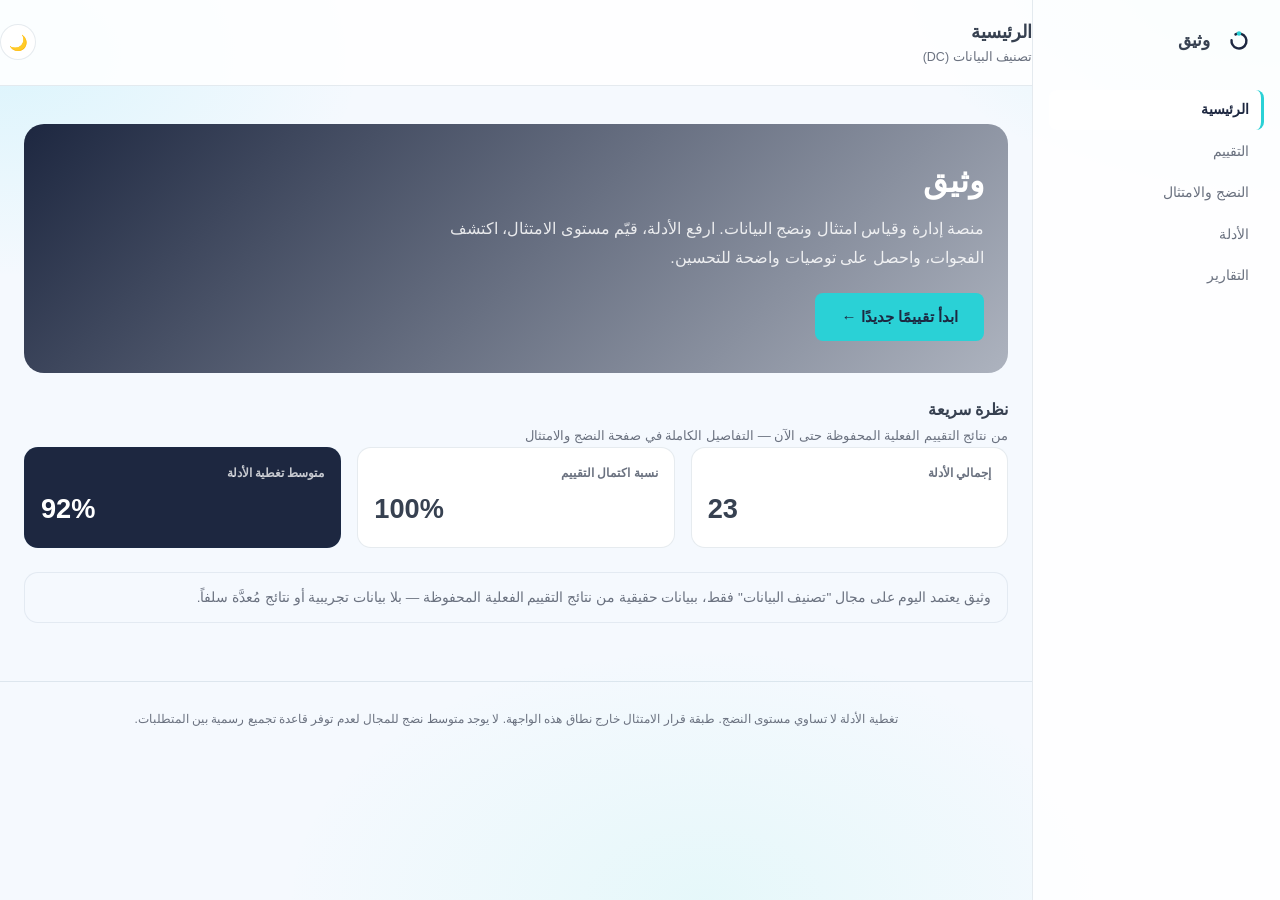
<file: wathiq_maturity_dashboard/index.html>
<!doctype html>
<html lang="ar" dir="rtl">
<head>
<meta charset="UTF-8" />
<meta name="viewport" content="width=device-width, initial-scale=1" />
<title>وثيق — منصة إدارة البيانات</title>
<!--
  Wathiq — Maturity Dashboard (DC domain)
  ==================================================
  هذه الصفحة تعرض نتائج src/maturity_assessment/ (Evidence Assessment ->
  Maturity Assessment -> MQ Maturity Report) على مستوى MQ فقط، ولا تحسب أي
  Domain Maturity Score أو Compliance، ولا تعرض Coverage/Compliance
  Percentage كنسبة نضج — انظر css/tokens.css لمصدر الهوية اللونية الحالية،
  وjs/app.js::loadMaturityData() لنقطة ربط البيانات الحقيقية لاحقاً.

  الهوية البصرية مطبَّقة من مرجع لوني/تصميمي مصوَّر (انظر تعليقات
  css/tokens.css للمصدر وتفاصيل الثقة لكل لون) — راجع css/theme.css قبل أي
  استبدال مستقبلي للهوية.
-->
<link rel="stylesheet" href="css/tokens.css" />
<link rel="stylesheet" href="css/theme.css" />
<link rel="stylesheet" href="css/layout.css" />
<link rel="stylesheet" href="css/components.css" />
<link rel="stylesheet" href="css/animations.css" />
<link rel="stylesheet" href="css/v2.css" />
<script>
  // Applied synchronously before first paint to avoid a flash of the wrong
  // theme. Presentation-only (sets one attribute css/theme.css already
  // maps); the click handler + icon/label live in js/theme.js. Completely
  // separate from js/app.js and js/recommendation_engine.js.
  (function () {
    var stored = null;
    try {
      stored = localStorage.getItem("wathiq-theme");
    } catch (e) {}
    document.documentElement.setAttribute("data-theme", stored === "dark" ? "dark" : "light");
  })();
</script>
</head>
<body>

<!-- App Shell (Sidebar Navigation Pass): تحويل الصفحة من Long Single-Scroll
     إلى App Shell (Sidebar + Header + Main) -- كل الأقسام أدناه (Overview/
     MQ Cards/Evidence Repository/Visual Evidence Repository/Gaps/
     Recommendations/Compliance/Operational Excellence) بنفس المعرّفات
     ونفس البنية الداخلية تماماً كما كانت؛ التغيير الوحيد هو أنها الآن
     "Views" يُظهرها/يُخفيها js/app.js (showView()) عبر السمة الأصلية hidden
     بدل الظهور جميعاً في تمرير واحد طويل. لا تغيير على أي render function
     ولا على البيانات. -->
<div class="wq-app-shell">

  <aside class="wq-sidebar" id="wq-sidebar" data-open="false" aria-label="التنقل الرئيسي">
    <div class="wq-sidebar__brand">
      <div class="wq-header__mark" aria-hidden="true">
        <!-- شعار وثيق الرسمي (الختم/Seal) — منقول حرفياً من
             wathiq_portfolio_package/04_Platform_Mockups/TEST_Continuous_Improvement_Prototype_LIGHT_TEST.html
             (نفس بنية SVG)، مُعاد تلوينه عبر tokens الحالية للوحة هذه
             (var(--brand-primary), var(--accent)) بدل ألوانه الأصلية
             الحرفية — بحيث يتبع أي تحديث لوني لاحق للهوية تلقائياً. -->
        <svg viewBox="0 0 100 100" width="22" height="22" fill="none" aria-hidden="true">
          <circle cx="50" cy="50" r="34" stroke="var(--brand-primary)" stroke-width="11" stroke-linecap="round" stroke-dasharray="179.6 34" transform="rotate(-118 50 50)"/>
          <circle cx="50" cy="16" r="10" fill="var(--accent)"/>
        </svg>
      </div>
      <div class="wq-sidebar__brand-name">وثيق</div>
    </div>

    <!-- Navigation v2 (2026-08-11): 5 عناصر فقط بدل الثمانية القديمة، بنفس
         مطابقة تجربة Streamlit المرجعية. الأقسام الثمانية القديمة (overview
         .. operational-excellence) باقية في DOM بلا حذف وبلا رابط تنقّل --
         ما زالت ضمن WATHIQ_VIEWS في app.js فتُخفى بشكل صحيح تلقائياً. -->
    <nav class="wq-sidebar__nav">
      <div class="wq-sidebar__group">
        <a class="wq-nav-link" href="#home" data-view="home">الرئيسية</a>
        <a class="wq-nav-link" href="#assessment" data-view="assessment">التقييم</a>
        <a class="wq-nav-link" href="#maturity-live" data-view="maturity-live">النضج والامتثال</a>
        <a class="wq-nav-link" href="#evidence-live" data-view="evidence-live">الأدلة</a>
        <a class="wq-nav-link" href="#reports" data-view="reports">التقارير</a>
      </div>
    </nav>
  </aside>

  <!-- ستارة الإغلاق لوضع Drawer على الجوال/التابلت فقط (مخفية تماماً على
       Desktop عبر CSS) -- نقرة عليها تغلق القائمة، بنفس نمط wq-modal-overlay
       الموجود أصلاً. -->
  <div class="wq-sidebar-scrim" id="wq-sidebar-scrim" data-open="false" aria-hidden="true"></div>

  <div class="wq-app-shell__content">

    <header class="wq-header">
      <div class="wq-container wq-header__bar">
        <div class="wq-header__brand">
          <button type="button" class="wq-sidebar-toggle" id="wq-sidebar-toggle" aria-label="فتح القائمة" aria-expanded="false" aria-controls="wq-sidebar">
            <svg width="20" height="20" viewBox="0 0 24 24" fill="none" stroke="currentColor" stroke-width="2" stroke-linecap="round" aria-hidden="true">
              <line x1="4" y1="7" x2="20" y2="7"/>
              <line x1="4" y1="12" x2="20" y2="12"/>
              <line x1="4" y1="17" x2="20" y2="17"/>
            </svg>
          </button>
          <div>
            <div class="wq-header__title" id="wq-page-title">نظرة عامة</div>
            <div class="wq-header__subtitle" id="wq-header-domain">—</div>
          </div>
        </div>
        <div class="wq-header__meta">
          <button type="button" id="wq-theme-toggle" class="wq-theme-toggle" aria-pressed="false" aria-label="التبديل إلى الوضع الداكن">🌙</button>
        </div>
      </div>
    </header>

    <main class="wq-container">

  <!-- Overview ------------------------------------------------------ -->
  <section class="wq-section" id="overview" aria-labelledby="overview-title">
    <div class="wq-section__head">
      <div>
        <!-- كانت سطرين: "المجال الحالي: (DC)" ثم جملة ثانية عامة تعيد
             ذكر "(DC) فقط" مرة أخرى -- أي أن رمز المجال يتكرر 3 مرات في
             نفس الشاشة (العنوان + سطر أول + سطر ثانٍ) قبل أن يصل المستخدم
             لأي رقم فعلي (Final UX Simplification Pass). دُمجا في سطر
             واحد -- المعلومة الديناميكية (المجال الحالي) أولاً، ثم سبب
             وجود مجال واحد فقط بجملة قصيرة بلا إعادة ذكر الرمز. لا تغيير
             على #wq-domain-context (لا يزال يُملأ من نفس البيانات). -->
        <h1 class="wq-section__title" id="overview-title">نظرة عامة — <span id="wq-domain-name">—</span></h1>
        <p class="wq-section__hint">المجال الحالي: <span id="wq-domain-context">—</span> — وثيق قابل للتوسع لدعم مجالات إدارة بيانات إضافية مستقبلاً.</p>
      </div>
    </div>

    <!-- الترتيب أصبح: الأرقام (الإجابة المباشرة عن "أين نحن الآن؟") أولاً،
         ثم الملاحظة التفسيرية (سياق/تنبيه) بعدها -- كانت الملاحظة تسبق
         الأرقام، فيقرأ أول زائر جملتين تفسيريتين وصندوق ملاحظة قبل أن
         يرى أي نتيجة فعلية (User Journey / Visual Hierarchy Pass). لا
         حذف ولا تغيير على محتوى الملاحظة نفسها -- إعادة ترتيب فقط. -->
    <div class="wq-overview-grid">
      <div class="wq-stat">
        <div class="wq-stat__label">عدد المتطلبات التي تم تقييمها</div>
        <div class="wq-stat__value" id="wq-stat-evaluated">—</div>
      </div>
      <div class="wq-stat">
        <div class="wq-stat__label">حالة اكتمال التقييم</div>
        <div class="wq-stat__value" id="wq-stat-completion">—</div>
      </div>
      <!-- بطاقة "مستوى نضج المجال" مخفية عن العرض (Arabic Cleanup Pass) --
           النظام لا يملك فعلياً نتيجة نضج على مستوى المجال (لا قاعدة تجميع
           رسمية بين المتطلبات)، فعرضها كبطاقة KPI بقيمة "غير متاح" يوحي
           بأنها نتيجة حقيقية غير محسوبة بعد، بدل غياب فعلي للمفهوم نفسه.
           العنصر والمعرّفان (wq-stat-domain-status/-sub) باقيان في الـDOM
           بلا حذف -- renderOverview() في app.js يستمر بالكتابة إليهما
           بلا أي تعديل على تلك الدالة أو على البيانات؛ hidden فقط تمنع
           ظهورها كبطاقة. -->
      <div class="wq-stat" hidden>
        <div class="wq-stat__label">مستوى نضج المجال</div>
        <div class="wq-stat__value" id="wq-stat-domain-status">—</div>
        <div class="wq-stat__sub" id="wq-stat-domain-status-sub"></div>
      </div>
    </div>

    <!-- أيقونة "i" حُذفت (Arabic Cleanup Pass) -- الملاحظة تبقى نصاً
         داعماً هادئاً فقط، بلا أيقونة/تحذير/بطاقة ثقيلة. -->
    <div class="wq-note">
      <p class="wq-note__text" id="wq-architectural-note"></p>
    </div>
  </section>

  <!-- MQ Maturity Cards ---------------------------------------------- -->
  <section class="wq-section" id="mq-cards" aria-labelledby="mq-cards-title">
    <div class="wq-section__head">
      <div>
        <h2 class="wq-section__title" id="mq-cards-title">بطاقات نضج المتطلبات</h2>
        <p class="wq-section__hint">اضغط على أي بطاقة لعرض وصف المستوى والأدلة المُقيَّمة</p>
      </div>
    </div>
    <div class="wq-mq-grid" id="wq-mq-grid"></div>
  </section>

  <!-- Gap Identification ---------------------------------------------- -->
  <section class="wq-section" id="gaps" aria-labelledby="gaps-title">
    <div class="wq-section__head">
      <div>
        <h2 class="wq-section__title" id="gaps-title">تحديد الفجوات</h2>
        <p class="wq-section__hint">الأدلة المطلوبة للانتقال إلى المستوى التالي في كل متطلب</p>
      </div>
    </div>
    <div class="wq-gap-toolbar" id="wq-gap-toolbar"></div>
    <div class="wq-gap-list" id="wq-gap-list"></div>
  </section>

  <!-- Recommendations ---------------------------------------------- -->
  <section class="wq-section" id="recommendations" aria-labelledby="reco-title">
    <div class="wq-section__head">
      <div>
        <h2 class="wq-section__title" id="reco-title">التوصيات</h2>
        <p class="wq-section__hint">تُبنى مباشرة من المستوى الحالي والفجوات — بلا حساب نضج جديد</p>
      </div>
    </div>
    <div class="wq-reco-grid" id="wq-reco-grid"></div>
  </section>

  <!-- v2 (2026-08-11) -- الرئيسية ------------------------------------ -->
  <section class="wq-section" id="home" aria-labelledby="home-title">
    <div class="wq-hero">
      <h1 class="wq-hero__title">وثيق</h1>
      <p class="wq-hero__desc">منصة إدارة وقياس امتثال ونضج البيانات. ارفع الأدلة، قيّم مستوى الامتثال،
        اكتشف الفجوات، واحصل على توصيات واضحة للتحسين.</p>
      <a class="wq-hero__cta" href="#assessment" data-view="assessment">ابدأ تقييمًا جديدًا ←</a>
    </div>
    <h2 class="wq-section__title" id="home-title" style="font-size:16px;">نظرة سريعة</h2>
    <p class="wq-section__hint">من نتائج التقييم الفعلية المحفوظة حتى الآن — التفاصيل الكاملة في صفحة النضج والامتثال</p>
    <div class="wq-quick-stats" id="wq-v2-home-stats">
      <div class="wq-kpi-card"><div class="wq-kpi-card__label">إجمالي الأدلة</div><div class="wq-kpi-card__value">—</div></div>
      <div class="wq-kpi-card"><div class="wq-kpi-card__label">نسبة اكتمال التقييم</div><div class="wq-kpi-card__value">—</div></div>
      <div class="wq-kpi-card wq-kpi-card--hero"><div class="wq-kpi-card__label">متوسط تغطية الأدلة</div><div class="wq-kpi-card__value">—</div></div>
    </div>
    <div class="wq-note"><p class="wq-note__text">وثيق يعتمد اليوم على مجال "تصنيف البيانات" فقط، ببيانات حقيقية من نتائج التقييم الفعلية المحفوظة — بلا بيانات تجريبية أو نتائج مُعدَّة سلفاً.</p></div>
  </section>

  <!-- v2 -- التقييم (Domain -> Requirement -> Evidence -> Upload -> Result) -->
  <section class="wq-section" id="assessment" aria-labelledby="assessment-title">
    <div class="wq-section__head">
      <div>
        <h2 class="wq-section__title" id="assessment-title">تقييم دليل جديد</h2>
      </div>
    </div>
    <div class="wq-stepper" id="wq-v2-stepper"></div>

    <div id="wq-v2-step-domain" data-v2-step="domain">
      <h3 class="wq-section__title" style="font-size:16px;">اختر مجال التقييم</h3>
      <div class="wq-option-card wq-option-card--selected">
        <div class="wq-option-card__title">تصنيف البيانات</div>
        <div class="wq-option-card__meta">تقييم متطلبات وتصنيف البيانات وفق إطار المجال.</div>
        <button type="button" class="wq-option-card__action" id="wq-v2-domain-continue">متابعة ←</button>
      </div>
      <div class="wq-option-card wq-option-card--disabled">
        <div class="wq-option-card__title">الخصوصية (Privacy)</div>
        <span class="wq-soon-pill">قريبًا</span>
      </div>
      <div class="wq-option-card wq-option-card--disabled">
        <div class="wq-option-card__title">جودة البيانات (Data Quality)</div>
        <span class="wq-soon-pill">قريبًا</span>
      </div>
    </div>

    <div id="wq-v2-step-requirement" data-v2-step="requirement" hidden>
      <button type="button" class="wq-back-link" data-v2-back="domain">← رجوع لاختيار المجال</button>
      <h3 class="wq-section__title" style="font-size:16px;">اختر المتطلب</h3>
      <div id="wq-v2-requirement-list">جارٍ التحميل…</div>
    </div>

    <div id="wq-v2-step-evidence" data-v2-step="evidence" hidden>
      <button type="button" class="wq-back-link" data-v2-back="requirement">← رجوع لاختيار المتطلب</button>
      <h3 class="wq-section__title" style="font-size:16px;">اختر الدليل المطلوب</h3>
      <p class="wq-section__hint" id="wq-v2-evidence-context"></p>
      <div id="wq-v2-evidence-list"></div>
    </div>

    <div id="wq-v2-step-upload" data-v2-step="upload" hidden>
      <button type="button" class="wq-back-link" data-v2-back="evidence">← رجوع لاختيار الدليل</button>
      <h3 class="wq-section__title" style="font-size:16px;">رفع الدليل</h3>
      <p class="wq-section__hint">ارفع ملف الدليل ليقوم وثيق بتحليله ومقارنته بالمتطلبات المحددة.</p>
      <p class="wq-section__hint" id="wq-v2-upload-context"></p>
      <div class="wq-upload-zone">
        <div>اسحب الملف هنا أو اختر ملفاً</div>
        <input type="file" id="wq-v2-file-input" accept=".docx" />
      </div>
      <div id="wq-v2-file-ready"></div>
      <button type="button" class="wq-option-card__action" id="wq-v2-start-assessment" disabled>بدء التقييم</button>
      <div id="wq-v2-result"></div>
    </div>
  </section>

  <!-- v2 -- النضج والامتثال (بيانات حية من data/assessment_results/DC_results.json) -->
  <section class="wq-section" id="maturity-live" aria-labelledby="maturity-live-title">
    <div class="wq-section__head">
      <div>
        <h2 class="wq-section__title" id="maturity-live-title">النضج والامتثال</h2>
        <p class="wq-section__hint">ملخص حالة تغطية الأدلة الحالية بناءً على نتائج محرك التقييم الداخلي — لا يمثّل نتيجة امتثال SDAIA رسمية (Compliance Decision Layer قيد الإعداد)</p>
      </div>
    </div>
    <div class="wq-kpi-grid" id="wq-v2-maturity-kpis"></div>
    <div class="wq-table-wrap">
      <table class="wq-table" id="wq-v2-mq-table">
        <thead><tr><th>المتطلب</th><th>عدد الأدلة</th><th>متوسط التغطية</th></tr></thead>
        <tbody><tr><td colspan="3">جارٍ التحميل…</td></tr></tbody>
      </table>
    </div>
    <div class="wq-note"><p class="wq-note__text">المصدر: data/assessment_results/DC_results.json — يُحدَّث فور كل تقييم جديد (يتطلب تشغيل خادم Wathiq الحقيقي، انظر صفحة التقييم).</p></div>
  </section>

  <!-- v2 -- الأدلة (جدول حي) ------------------------------------------- -->
  <section class="wq-section" id="evidence-live" aria-labelledby="evidence-live-title">
    <div class="wq-section__head">
      <div>
        <h2 class="wq-section__title" id="evidence-live-title">الأدلة</h2>
        <p class="wq-section__hint">كل الأدلة المقيَّمة حتى الآن، بحالتها ونسبة تغطيتها الحقيقية من آخر تقييم لكل دليل.</p>
      </div>
    </div>
    <div class="wq-table-wrap">
      <table class="wq-table" id="wq-v2-evidence-table">
        <thead><tr><th>الدليل</th><th>اسم الدليل</th><th>المتطلب</th><th>الحالة</th><th>التغطية</th></tr></thead>
        <tbody><tr><td colspan="5">جارٍ التحميل…</td></tr></tbody>
      </table>
    </div>
  </section>

  <!-- v2 -- التقارير (قريبًا -- لا يوجد أرشيف تقارير حقيقي) -------------- -->
  <section class="wq-section" id="reports" aria-labelledby="reports-title">
    <div class="wq-section__head">
      <div>
        <h2 class="wq-section__title" id="reports-title">التقارير</h2>
      </div>
    </div>
    <div class="wq-backend-note">
      <b>أرشيف التقارير — قريبًا.</b><br />
      لا يتوفر حالياً أرشيف مركزي للتقارير في هذه النسخة. تقارير التقييم تُنشَأ عبر محرك Python الحقيقي
      (src/reports/word_report_generator.py) ولا يمكن لهذه الواجهة الثابتة سردها أو تنزيلها دون ربطها بخادم Backend.
    </div>
  </section>

    </main>

    <footer class="wq-footer">
      تغطية الأدلة لا تساوي مستوى النضج. طبقة قرار الامتثال خارج نطاق هذه الواجهة. لا يوجد متوسط نضج للمجال لعدم توفر قاعدة تجميع رسمية بين المتطلبات.
    </footer>

  </div>
  <!-- /.wq-app-shell__content -->
</div>
<!-- /.wq-app-shell -->

<!-- Modal ------------------------------------------------------------ -->
<div class="wq-modal-overlay" id="wq-modal-overlay" data-open="false" role="dialog" aria-modal="true" aria-labelledby="wq-modal-title">
  <div class="wq-modal">
    <div class="wq-modal__head">
      <h3 class="wq-modal__title" id="wq-modal-title">—</h3>
      <button type="button" class="wq-modal__close" id="wq-modal-close" aria-label="إغلاق">✕</button>
    </div>
    <div class="wq-modal__body" id="wq-modal-body"></div>
  </div>
</div>

<script src="js/theme.js"></script>
<script src="js/recommendation_engine.js"></script>
<script src="js/app.js"></script>
<script src="js/v2.js"></script>
</body>
</html>
</file>
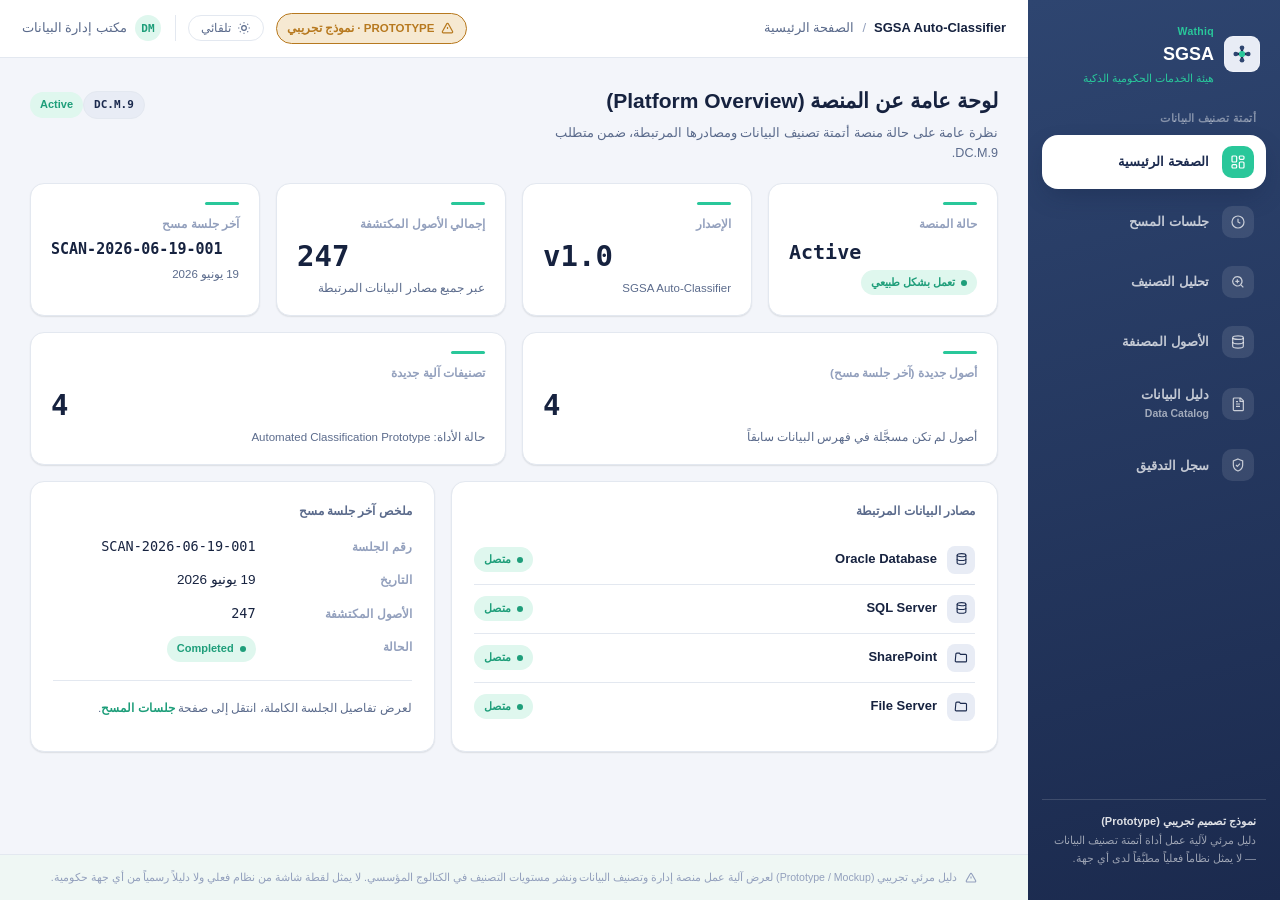
<file: wathiq_portfolio_package/04_Platform_Mockups/SGSA_Auto_Classifier_DC.M.9_Prototype.html>
<!doctype html>
<html lang="ar" dir="rtl">
<head>
<meta charset="UTF-8">
<meta name="viewport" content="width=device-width, initial-scale=1">
<title>SGSA Auto-Classifier v1.0 — Data Classification Automation Platform — Prototype</title>
<style>
:root{
  --font-body:'Segoe UI','Tahoma',Arial,sans-serif;
  --font-mono:'Consolas','Cascadia Code',ui-monospace,monospace;

  --ink:#16223F; --ink-soft:#5B6B8C; --ink-faint:#93A0BD;
  --surface:#F3F5FA; --surface-raised:#FFFFFF; --surface-sunken:#EFF7F4;
  --border:#E3E8F0; --border-strong:#CBD5E3;

  --brand:#1B2A4E; --brand-2:#2E4570; --brand-tint:#E8ECF5;
  --accent:#29C79A; --accent-strong:#1E9E7A; --accent-soft:#DFF7EE;

  --good:#1E9E7A; --good-soft:#DFF7EE;
  --warning:#B7791F; --warning-soft:#F6E9D2;
  --info:#2E5FA3; --info-soft:#E1E9F5;

  --class-4:#4A1F2E; --class-3:#8C4A2F; --class-2:#8C7A2F; --class-1:#2F6E4A;

  --shadow-1: 0 1px 2px rgba(19,28,36,.06), 0 1px 1px rgba(19,28,36,.04);
  --shadow-2: 0 8px 24px rgba(19,28,36,.10), 0 2px 6px rgba(19,28,36,.06);
  --radius-s: 6px; --radius-m: 10px; --radius-l: 14px;
}
@media (prefers-color-scheme: dark){
  :root{
    --ink:#EDF1F7; --ink-soft:#A9B6CE; --ink-faint:#6E7C9B;
    --surface:#0D1526; --surface-raised:#16213B; --surface-sunken:#0A0F1E;
    --border:#24304C; --border-strong:#34456B;
    --brand:#2E4570; --brand-2:#4A6491; --brand-tint:#1C2842;
    --accent:#34D399; --accent-strong:#6EE7B7; --accent-soft:#123526;
    --good:#34D399; --good-soft:#123526; --warning:#DCAE58; --warning-soft:#332711;
    --info:#7FA6DC; --info-soft:#182A40;
    --class-4:#B0677A; --class-3:#C68A67; --class-2:#C6B267; --class-1:#67A985;
    --shadow-1: 0 1px 2px rgba(0,0,0,.35); --shadow-2: 0 10px 28px rgba(0,0,0,.45);
  }
}
:root[data-theme="dark"]{
  --ink:#EDF1F7; --ink-soft:#A9B6CE; --ink-faint:#6E7C9B;
  --surface:#0D1526; --surface-raised:#16213B; --surface-sunken:#0A0F1E;
  --border:#24304C; --border-strong:#34456B;
  --brand:#2E4570; --brand-2:#4A6491; --brand-tint:#1C2842;
  --accent:#34D399; --accent-strong:#6EE7B7; --accent-soft:#123526;
  --good:#34D399; --good-soft:#123526; --warning:#DCAE58; --warning-soft:#332711;
  --info:#7FA6DC; --info-soft:#182A40;
  --class-4:#B0677A; --class-3:#C68A67; --class-2:#C6B267; --class-1:#67A985;
  --shadow-1: 0 1px 2px rgba(0,0,0,.35); --shadow-2: 0 10px 28px rgba(0,0,0,.45);
}
:root[data-theme="light"]{
  --ink:#16223F; --ink-soft:#5B6B8C; --ink-faint:#93A0BD;
  --surface:#F3F5FA; --surface-raised:#FFFFFF; --surface-sunken:#EFF7F4;
  --border:#E3E8F0; --border-strong:#CBD5E3;
  --brand:#1B2A4E; --brand-2:#2E4570; --brand-tint:#E8ECF5;
  --accent:#29C79A; --accent-strong:#1E9E7A; --accent-soft:#DFF7EE;
  --good:#1E9E7A; --good-soft:#DFF7EE; --warning:#B7791F; --warning-soft:#F6E9D2;
  --info:#2E5FA3; --info-soft:#E1E9F5;
  --class-4:#4A1F2E; --class-3:#8C4A2F; --class-2:#8C7A2F; --class-1:#2F6E4A;
  --shadow-1: 0 1px 2px rgba(19,28,36,.06), 0 1px 1px rgba(19,28,36,.04);
  --shadow-2: 0 8px 24px rgba(19,28,36,.10), 0 2px 6px rgba(19,28,36,.06);
}

*{box-sizing:border-box;}
html,body{height:100%;}
html{ direction:rtl; }
body{
  margin:0; background:var(--surface); color:var(--ink);
  font-family:var(--font-body); font-size:14px; line-height:1.6;
  -webkit-font-smoothing:antialiased; direction:rtl;
}
.tabular{ font-variant-numeric: tabular-nums; font-family:var(--font-mono); direction:ltr; unicode-bidi:isolate; }
button,input,select{ font-family: inherit; }
:focus-visible{ outline:2px solid var(--accent); outline-offset:2px; }

.app{
  display:grid;
  grid-template-columns: 252px 1fr;
  grid-template-rows: 58px 1fr 46px;
  grid-template-areas: "sidebar topbar" "sidebar main" "sidebar footer";
  height:100vh; min-height:680px;
}

.sidebar{ grid-area:sidebar; background:linear-gradient(165deg, var(--brand-2) 0%, var(--brand) 100%); color:#fff; display:flex; flex-direction:column; padding:20px 14px; gap:22px; overflow-y:auto; }
.brandmark{ display:flex; align-items:center; gap:10px; padding:2px 6px; }
.seal{
  width:36px; height:36px; flex:0 0 auto; border-radius:9px;
  background: var(--brand-tint);
  display:flex; align-items:center; justify-content:center;
  box-shadow: inset 0 0 0 1px rgba(255,255,255,.25);
}
.brand-name{ font-weight:700; font-size:18px; }
.brand-name .v{ font-family:var(--font-mono); direction:ltr; unicode-bidi:isolate; color:var(--accent-strong); font-weight:700; font-size:12.5px; margin-inline-start:6px; }
.brand-sub{ font-size:10.5px; color:rgba(255,255,255,.58); margin-top:1px; }

.nav-group-label{ font-size:10.5px; letter-spacing:.4px; text-transform:uppercase; color:rgba(255,255,255,.42); padding:0 10px; margin-bottom:8px; font-weight:700; }
.nav{ display:flex; flex-direction:column; gap:6px; }
.nav-item{
  --item-bg: transparent;
  --item-fg: rgba(255,255,255,.72);
  --item-icon-bg: rgba(255,255,255,.10);
  display:flex; align-items:center; gap:13px; padding:11px 12px; border-radius:16px;
  color:var(--item-fg); cursor:pointer; border:none; background:var(--item-bg); width:100%;
  font-size:13px; text-align:right; font-weight:600;
  transition: background-color .22s ease, color .22s ease, box-shadow .22s ease, transform .18s ease;
}
.nav-item .ic{
  flex:0 0 auto; width:32px; height:32px; border-radius:10px;
  display:flex; align-items:center; justify-content:center;
  background:var(--item-icon-bg);
  transition: background-color .22s ease;
}
.nav-item .ic svg{ width:16px; height:16px; flex:0 0 auto; stroke:currentColor; }
.nav-item .label{ flex:1; line-height:1.35; }
.nav-item:hover{ --item-bg: rgba(255,255,255,.08); --item-fg:#fff; --item-icon-bg: rgba(255,255,255,.16); transform: translateX(-2px); }
.nav-item:focus-visible{ outline:2px solid var(--accent); outline-offset:2px; }
.nav-item.active{ --item-bg:#FFFFFF; --item-fg:var(--brand); --item-icon-bg: rgba(27,42,78,.10); box-shadow: 0 10px 24px -6px rgba(18,32,62,.35); }
.nav-item.active:hover{ transform:none; }
.nav-item.active .ic{ background: var(--accent); }
.nav-item.active .ic svg{ stroke:#fff; }

.sidebar-foot{ margin-top:auto; padding:12px 10px; border-top:1px solid rgba(255,255,255,.14); font-size:11px; color:rgba(255,255,255,.55); line-height:1.7; }
.sidebar-foot b{ color:rgba(255,255,255,.85); }

.topbar{ grid-area:topbar; background:var(--surface-raised); border-bottom:1px solid var(--border); display:flex; align-items:center; justify-content:space-between; padding:0 22px; }
.crumb{ display:flex; align-items:center; gap:8px; font-size:13px; color:var(--ink-soft); }
.crumb b{ color:var(--ink); font-weight:700; }
.crumb .sep{ color:var(--ink-faint); }
.topbar-right{ display:flex; align-items:center; gap:12px; }

.proto-badge{ display:flex; align-items:center; gap:7px; padding:5px 12px 5px 10px; border-radius:20px; background:var(--warning-soft); border:1px solid var(--warning); font-size:11.5px; font-weight:700; color:var(--warning); }
.proto-badge svg{ width:13px; height:13px; }
.theme-toggle{ border:1px solid var(--border); background:var(--surface-raised); color:var(--ink-soft); border-radius:20px; padding:5px 12px; font-size:11.5px; cursor:pointer; display:flex; align-items:center; gap:6px; }
.theme-toggle:hover{ border-color:var(--border-strong); color:var(--ink); }
.entity-chip{ display:flex; align-items:center; gap:8px; font-size:12.5px; color:var(--ink-soft); padding-right:14px; border-right:1px solid var(--border); }
.entity-avatar{ width:26px; height:26px; border-radius:50%; background:var(--accent-soft); color:var(--accent-strong); display:flex; align-items:center; justify-content:center; font-weight:700; font-size:11px; font-family:var(--font-mono); }

.main{ grid-area:main; overflow-y:auto; padding:26px 30px 34px; }
.view{ display:none; max-width:1180px; margin:0 auto; }
.view.active{ display:block; animation: fadein .18s ease; }
@keyframes fadein{ from{opacity:0; transform:translateY(3px);} to{opacity:1; transform:none;} }
@media (prefers-reduced-motion: reduce){ .view.active{ animation:none; } }

.view-head{ display:flex; align-items:baseline; justify-content:space-between; margin-bottom:20px; gap:16px; flex-wrap:wrap; }
.view-title{ font-size:21px; font-weight:700; text-wrap:balance; }
.view-desc{ font-size:12.6px; color:var(--ink-soft); margin-top:5px; max-width:70ch; }
.badge{ display:inline-flex; align-items:center; gap:6px; font-size:11px; font-weight:700; padding:4px 10px; border-radius:20px; }
.badge-req{ background:var(--brand-tint); color:var(--brand); border:1px solid var(--border); font-family:var(--font-mono); direction:ltr; }
.badge-good{ background:var(--good-soft); color:var(--good); }

.grid{ display:grid; gap:16px; }
.grid-4{ grid-template-columns:repeat(4, 1fr); }
.grid-3{ grid-template-columns:repeat(3, 1fr); }
.grid-2{ grid-template-columns: 1.15fr .85fr; }
@media (max-width: 980px){ .grid-4,.grid-3{ grid-template-columns:repeat(2,1fr);} .grid-2{grid-template-columns:1fr;} }

.card{ background:var(--surface-raised); border:1px solid var(--border); border-radius:var(--radius-l); box-shadow:var(--shadow-1); }
.card-pad{ padding:20px 22px; }
.card-head{ display:flex; align-items:center; justify-content:space-between; margin-bottom:14px; gap:10px; }
.card-title{ font-size:12px; font-weight:700; color:var(--ink-soft); }

.kpi-tile{ padding:18px 20px; display:flex; flex-direction:column; gap:8px; }
.kpi-accentbar{ height:3px; width:34px; border-radius:2px; background:var(--accent); margin-bottom:2px; }
.kpi-label{ font-size:11.8px; font-weight:700; color:var(--ink-faint); }
.kpi-value{ font-family:var(--font-mono); direction:ltr; font-size:29px; font-weight:700; color:var(--ink); line-height:1; }
.kpi-value small{ font-size:13px; font-weight:600; color:var(--ink-faint); margin-inline-start:2px; }
.kpi-sub{ font-size:11.5px; color:var(--ink-soft); }

.status-pill{ display:inline-flex; align-items:center; gap:6px; font-size:11px; font-weight:700; padding:4px 10px; border-radius:20px; white-space:nowrap; width:fit-content; }
.status-pill .dot{ width:6px; height:6px; border-radius:50%; background:currentColor; flex:0 0 auto; }
.status-good{ background:var(--good-soft); color:var(--good); }
.status-warn{ background:var(--warning-soft); color:var(--warning); }
.status-info{ background:var(--info-soft); color:var(--info); }
.swatch{ width:9px; height:9px; border-radius:2px; flex:0 0 auto; display:inline-block; }

.source-list{ display:flex; flex-direction:column; gap:0; }
.source-row{ display:flex; align-items:center; justify-content:space-between; padding:10px 0; border-bottom:1px solid var(--border); font-size:13px; }
.source-row:last-child{ border-bottom:none; }
.source-name{ display:flex; align-items:center; gap:10px; font-weight:600; }
.source-icon{ width:28px; height:28px; border-radius:8px; background:var(--brand-tint); color:var(--brand); display:flex; align-items:center; justify-content:center; flex:0 0 auto; }
.source-icon svg{ width:15px; height:15px; }

.table-wrap{ overflow-x:auto; }
table{ width:100%; border-collapse:collapse; font-size:12.8px; }
thead th{ text-align:right; font-size:10.5px; text-transform:uppercase; color:var(--ink-faint); font-weight:700; padding:0 14px 10px; border-bottom:1px solid var(--border-strong); white-space:nowrap; }
tbody td{ padding:12px 14px; border-bottom:1px solid var(--border); vertical-align:middle; color:var(--ink); }
tbody tr:last-child td{ border-bottom:none; }
tbody tr.clickable{ cursor:pointer; }
tbody tr.clickable:hover{ background:var(--surface-sunken); }
td.mono, th.mono{ font-family:var(--font-mono); direction:ltr; text-align:left; }
.row-title{ font-weight:700; }
.empty-row td{ text-align:center; color:var(--ink-faint); padding:26px; }

.toolbar{ display:flex; align-items:center; gap:10px; flex-wrap:wrap; margin-bottom:16px; }
.search-box{ position:relative; flex:1; min-width:220px; }
.search-box input{ width:100%; padding:9px 38px 9px 12px; border:1px solid var(--border); border-radius:10px; background:var(--surface-raised); color:var(--ink); font-size:13px; }
.search-box input:focus{ border-color:var(--accent); }
.search-box svg{ position:absolute; inset-inline-end:12px; top:50%; transform:translateY(-50%); width:15px; height:15px; color:var(--ink-faint); pointer-events:none; }
.filter-select{ padding:9px 12px; border:1px solid var(--border); border-radius:10px; background:var(--surface-raised); color:var(--ink); font-size:12.6px; }
.result-count{ font-size:11.5px; color:var(--ink); font-weight:700; margin-inline-start:auto; line-height:1.5; text-align:left; }

.tabs{ display:flex; gap:4px; border-bottom:1px solid var(--border); margin-bottom:18px; }
.tab-btn{ padding:9px 16px; border:none; background:none; color:var(--ink-soft); font-size:13px; font-weight:600; cursor:pointer; border-bottom:2px solid transparent; margin-bottom:-1px; }
.tab-btn:hover{ color:var(--ink); }
.tab-btn.active{ color:var(--accent-strong); border-bottom-color:var(--accent); }

.asset-select-row{ display:flex; align-items:center; gap:10px; margin-bottom:18px; flex-wrap:wrap; }
.asset-select-row label{ font-size:12.5px; font-weight:700; color:var(--ink-soft); }

.fact-grid{ display:grid; grid-template-columns: 140px 1fr; gap:12px 16px; }
.fact-label{ font-size:12px; font-weight:700; color:var(--ink-faint); align-self:start; padding-top:2px; }
.fact-value{ font-size:13.5px; color:var(--ink); }
.fact-value.mono{ font-family:var(--font-mono); direction:ltr; text-align:right; }
.divider{ height:1px; background:var(--border); margin:18px 0; }

.chip-wrap{ display:flex; flex-wrap:wrap; gap:8px; }
.chip{ font-size:11.8px; font-weight:600; padding:6px 12px; border-radius:8px; background:var(--surface-sunken); border:1px solid var(--border); color:var(--ink); }
.chip.pattern{ background:var(--info-soft); color:var(--info); border-color:transparent; }
.chip.rule{ background:var(--brand-tint); color:var(--brand); border-color:transparent; font-family:var(--font-mono); direction:ltr; }

.confidence-wrap{ display:flex; align-items:center; gap:14px; }
.confidence-ring{ position:relative; width:78px; height:78px; flex:0 0 auto; }
.confidence-ring svg{ width:100%; height:100%; transform:rotate(-90deg); }
.confidence-ring .track{ fill:none; stroke:var(--surface-sunken); stroke-width:8; }
.confidence-ring .fill{ fill:none; stroke:var(--accent); stroke-width:8; stroke-linecap:round; transition:stroke-dashoffset .4s ease; }
.confidence-ring .label{ position:absolute; inset:0; display:flex; align-items:center; justify-content:center; font-family:var(--font-mono); direction:ltr; font-weight:700; font-size:15px; color:var(--ink); }
.confidence-text{ font-size:12.5px; color:var(--ink-soft); }
.confidence-text b{ color:var(--ink); font-family:var(--font-mono); direction:ltr; }

.timeline{ position:relative; padding-inline-start:26px; display:flex; flex-direction:column; gap:20px; }
.timeline::before{ content:""; position:absolute; inset-inline-start:6px; top:4px; bottom:4px; width:2px; background:var(--border-strong); }
.tl-item{ position:relative; }
.tl-dot{ position:absolute; inset-inline-start:-26px; top:2px; width:14px; height:14px; border-radius:50%; background:var(--surface-raised); border:3px solid var(--accent); }
.tl-time{ font-family:var(--font-mono); direction:ltr; font-size:11px; color:var(--ink-faint); font-weight:700; text-align:left; }
.tl-stage{ font-size:13.5px; font-weight:700; color:var(--ink); margin-top:2px; }
.tl-desc{ font-size:11.8px; color:var(--ink-soft); margin-top:3px; }

.footer-note{ grid-area:footer; background:var(--surface-sunken); border-top:1px solid var(--border); display:flex; align-items:center; justify-content:center; gap:8px; font-size:10.6px; color:var(--ink-faint); padding:0 20px; text-align:center; }
.footer-note svg{ width:12px; height:12px; flex:0 0 auto; }
</style>
</head>
<body>

<div class="app">

  <!-- ================= SIDEBAR ================= -->
  <nav class="sidebar" aria-label="التنقل الرئيسي — SGSA Auto-Classifier">
    <div class="brandmark">
      <div class="seal"><svg viewBox="0 0 100 100" fill="none" width="26" height="26"><line x1="50" y1="50" x2="50" y2="26" stroke="var(--brand)" stroke-width="9" stroke-linecap="round"/><line x1="50" y1="50" x2="50" y2="74" stroke="var(--brand)" stroke-width="9" stroke-linecap="round"/><line x1="50" y1="50" x2="26" y2="50" stroke="var(--brand)" stroke-width="9" stroke-linecap="round"/><line x1="50" y1="50" x2="74" y2="50" stroke="var(--brand)" stroke-width="9" stroke-linecap="round"/><circle cx="50" cy="26" r="9" fill="var(--brand-2)"/><circle cx="50" cy="74" r="9" fill="var(--brand-2)"/><circle cx="26" cy="50" r="9" fill="var(--brand-2)"/><circle cx="74" cy="50" r="9" fill="var(--brand-2)"/><circle cx="50" cy="50" r="12" fill="var(--accent)"/></svg></div>
      <div>
        <div class="brand-sub" style="color:var(--accent); font-weight:700; letter-spacing:.3px;">Wathiq</div>
        <div class="brand-name">SGSA</div>
        <div class="brand-sub" style="color:var(--accent);">هيئة الخدمات الحكومية الذكية</div>
      </div>
    </div>

    <div>
      <div class="nav-group-label">أتمتة تصنيف البيانات</div>
      <div class="nav" role="tablist" aria-orientation="vertical">
        <button class="nav-item active" data-view="overview" role="tab" aria-selected="true">
          <span class="ic"><svg viewBox="0 0 24 24" fill="none" stroke="currentColor" stroke-width="1.8"><rect x="3" y="3" width="7" height="9" rx="1.5"/><rect x="14" y="3" width="7" height="5" rx="1.5"/><rect x="14" y="12" width="7" height="9" rx="1.5"/><rect x="3" y="16" width="7" height="5" rx="1.5"/></svg></span>
          <span class="label">الصفحة الرئيسية</span>
        </button>
        <button class="nav-item" data-view="sessions" role="tab" aria-selected="false">
          <span class="ic"><svg viewBox="0 0 24 24" fill="none" stroke="currentColor" stroke-width="1.8"><circle cx="12" cy="12" r="9"/><path d="M12 7v5l3.5 2"/></svg></span>
          <span class="label">جلسات المسح</span>
        </button>
        <button class="nav-item" data-view="analysis" role="tab" aria-selected="false">
          <span class="ic"><svg viewBox="0 0 24 24" fill="none" stroke="currentColor" stroke-width="1.8"><path d="M11 4a7 7 0 1 0 4.9 12l4.1 4.1M11 4a7 7 0 0 1 4.9 12"/><path d="M8 11h6M11 8v6"/></svg></span>
          <span class="label">تحليل التصنيف</span>
        </button>
        <button class="nav-item" data-view="assets" role="tab" aria-selected="false">
          <span class="ic"><svg viewBox="0 0 24 24" fill="none" stroke="currentColor" stroke-width="1.8"><ellipse cx="12" cy="5.5" rx="8" ry="2.7"/><path d="M4 5.5V12c0 1.5 3.6 2.7 8 2.7s8-1.2 8-2.7V5.5"/><path d="M4 12v6.5c0 1.5 3.6 2.7 8 2.7s8-1.2 8-2.7V12"/></svg></span>
          <span class="label">الأصول المصنفة</span>
        </button>
        <button class="nav-item" data-view="catalog" role="tab" aria-selected="false">
          <span class="ic"><svg viewBox="0 0 24 24" fill="none" stroke="currentColor" stroke-width="1.8"><path d="M5 4.5A1.5 1.5 0 0 1 6.5 3H16l4 4v13.5a1.5 1.5 0 0 1-1.5 1.5h-12A1.5 1.5 0 0 1 5 20.5Z"/><path d="M15 3v5h5"/><path d="M9 12h6M9 15.5h6M9 8.5h3"/></svg></span>
          <span class="label">دليل البيانات<br><span class="brand-sub" style="margin-top:0;">Data Catalog</span></span>
        </button>
        <button class="nav-item" data-view="audit" role="tab" aria-selected="false">
          <span class="ic"><svg viewBox="0 0 24 24" fill="none" stroke="currentColor" stroke-width="1.8"><path d="M12 3l7 3v6c0 4.5-3 7.5-7 9-4-1.5-7-4.5-7-9V6l7-3Z"/><path d="M9 12l2 2 4-4"/></svg></span>
          <span class="label">سجل التدقيق</span>
        </button>
      </div>
    </div>

    <div class="sidebar-foot">
      <b>نموذج تصميم تجريبي (Prototype)</b><br/>
      دليل مرئي لآلية عمل أداة أتمتة تصنيف البيانات — لا يمثل نظاماً فعلياً مطبَّقاً لدى أي جهة.
    </div>
  </nav>

  <!-- ================= TOPBAR ================= -->
  <header class="topbar">
    <div class="crumb"><b>SGSA Auto-Classifier</b><span class="sep">/</span><span id="crumb-view">الصفحة الرئيسية</span></div>
    <div class="topbar-right">
      <div class="proto-badge" title="Prototype / Mockup — نموذج واجهة تجريبي، وليس لقطة نظام فعلي">
        <svg viewBox="0 0 24 24" fill="none" stroke="currentColor" stroke-width="2.2"><path d="M12 9v4M12 17h.01"/><path d="M10.3 3.9 2.6 17.5A1.8 1.8 0 0 0 4.2 20h15.6a1.8 1.8 0 0 0 1.6-2.5L13.7 3.9a1.8 1.8 0 0 0-3.4 0Z"/></svg>
        PROTOTYPE · نموذج تجريبي
      </div>
      <button class="theme-toggle" id="themeToggle" aria-label="تبديل المظهر">
        <svg width="14" height="14" viewBox="0 0 24 24" fill="none" stroke="currentColor" stroke-width="2"><circle cx="12" cy="12" r="4"/><path d="M12 2v2M12 20v2M4.9 4.9l1.4 1.4M17.7 17.7l1.4 1.4M2 12h2M20 12h2M4.9 19.1l1.4-1.4M17.7 6.3l1.4-1.4"/></svg>
        <span id="themeLabel">تلقائي</span>
      </button>
      <div class="entity-chip"><div class="entity-avatar">DM</div>مكتب إدارة البيانات</div>
    </div>
  </header>

  <!-- ================= MAIN ================= -->
  <main class="main">

    <!-- ============ 1) الصفحة الرئيسية ============ -->
    <section class="view active" id="view-overview">
      <div class="view-head">
        <div>
          <div class="view-title">لوحة عامة عن المنصة (Platform Overview)</div>
          <div class="view-desc">نظرة عامة على حالة منصة أتمتة تصنيف البيانات ومصادرها المرتبطة، ضمن متطلب DC.M.9.</div>
        </div>
        <div class="view-meta"><span class="badge badge-req">DC.M.9</span><span class="badge badge-good">Active</span></div>
      </div>

      <div class="grid grid-4" style="margin-bottom:16px;">
        <div class="card kpi-tile">
          <div class="kpi-accentbar"></div>
          <div class="kpi-label">حالة المنصة</div>
          <div class="kpi-value" style="font-size:20px;">Active</div>
          <span class="status-pill status-good"><span class="dot"></span>تعمل بشكل طبيعي</span>
        </div>
        <div class="card kpi-tile">
          <div class="kpi-accentbar"></div>
          <div class="kpi-label">الإصدار</div>
          <div class="kpi-value">v1.0</div>
          <div class="kpi-sub">SGSA Auto-Classifier</div>
        </div>
        <div class="card kpi-tile">
          <div class="kpi-accentbar"></div>
          <div class="kpi-label">إجمالي الأصول المكتشفة</div>
          <div class="kpi-value">247</div>
          <div class="kpi-sub">عبر جميع مصادر البيانات المرتبطة</div>
        </div>
        <div class="card kpi-tile">
          <div class="kpi-accentbar"></div>
          <div class="kpi-label">آخر جلسة مسح</div>
          <div class="kpi-value" style="font-size:15px;">SCAN-2026-06-19-001</div>
          <div class="kpi-sub">19 يونيو 2026</div>
        </div>
      </div>

      <div class="grid grid-4" style="margin-bottom:16px;">
        <div class="card kpi-tile" style="grid-column: span 2;">
          <div class="kpi-accentbar"></div>
          <div class="kpi-label">أصول جديدة (آخر جلسة مسح)</div>
          <div class="kpi-value">4</div>
          <div class="kpi-sub">أصول لم تكن مسجَّلة في فهرس البيانات سابقاً</div>
        </div>
        <div class="card kpi-tile" style="grid-column: span 2;">
          <div class="kpi-accentbar"></div>
          <div class="kpi-label">تصنيفات آلية جديدة</div>
          <div class="kpi-value">4</div>
          <div class="kpi-sub">حالة الأداة: Automated Classification Prototype</div>
        </div>
      </div>

      <div class="grid grid-2">
        <div class="card card-pad">
          <div class="card-head"><div class="card-title">مصادر البيانات المرتبطة</div></div>
          <div class="source-list" id="sourceList"></div>
        </div>
        <div class="card card-pad">
          <div class="card-head"><div class="card-title">ملخص آخر جلسة مسح</div></div>
          <div class="fact-grid">
            <div class="fact-label">رقم الجلسة</div><div class="fact-value mono">SCAN-2026-06-19-001</div>
            <div class="fact-label">التاريخ</div><div class="fact-value">19 يونيو 2026</div>
            <div class="fact-label">الأصول المكتشفة</div><div class="fact-value mono">247</div>
            <div class="fact-label">الحالة</div><div class="fact-value"><span class="status-pill status-good"><span class="dot"></span>Completed</span></div>
          </div>
          <div class="divider"></div>
          <div style="font-size:11.8px; color:var(--ink-soft);">
            لعرض تفاصيل الجلسة الكاملة، انتقل إلى صفحة
            <a href="#" onclick="showView('sessions'); return false;" style="color:var(--accent-strong); font-weight:600; text-decoration:none;">جلسات المسح</a>.
          </div>
        </div>
      </div>
    </section>

    <!-- ============ 2) جلسات المسح ============ -->
    <section class="view" id="view-sessions">
      <div class="view-head">
        <div>
          <div class="view-title">جلسات المسح (Scan Sessions)</div>
          <div class="view-desc">سجل جلسات المسح الآلي لمصادر البيانات المرتبطة بالمنصة واكتشاف الأصول الجديدة.</div>
        </div>
        <div class="badge badge-req">DC.M.9</div>
      </div>

      <div class="card">
        <div class="table-wrap">
          <table>
            <thead><tr><th class="mono">رقم الجلسة</th><th>التاريخ</th><th>المصادر</th><th>الأصول المكتشفة</th><th>الحالة</th></tr></thead>
            <tbody>
              <tr>
                <td class="mono row-title">SCAN-2026-06-19-001</td>
                <td>19 يونيو 2026</td>
                <td>5 قواعد بيانات + 3 خوادم ملفات + SharePoint</td>
                <td class="mono">247</td>
                <td><span class="status-pill status-good"><span class="dot"></span>Completed</span></td>
              </tr>
            </tbody>
          </table>
        </div>
      </div>
    </section>

    <!-- ============ 3) تحليل التصنيف ============ -->
    <section class="view" id="view-analysis">
      <div class="view-head">
        <div>
          <div class="view-title">تحليل التصنيف (Classification Analysis)</div>
          <div class="view-desc">تفاصيل عملية التصنيف الآلي لأصل بياني واحد: الأنماط المكتشفة، نتيجة نموذج التعلم الآلي، القواعد المطبَّقة، والتصنيف النهائي.</div>
        </div>
        <div class="badge badge-req">DC.M.9</div>
      </div>

      <div class="asset-select-row">
        <label for="assetSelect">اختر أصلاً للتحليل:</label>
        <select class="filter-select" id="assetSelect"></select>
      </div>

      <div class="grid grid-2">
        <div class="card card-pad">
          <div class="card-head"><div class="card-title">بيانات الأصل</div></div>
          <div class="fact-grid" id="analysisFacts"></div>
          <div class="divider"></div>
          <div class="card-title" style="margin-bottom:10px;">الأنماط المكتشفة</div>
          <div class="chip-wrap" id="analysisPatterns"></div>
          <div class="divider"></div>
          <div class="card-title" style="margin-bottom:10px;">القواعد المطبَّقة</div>
          <div class="chip-wrap" id="analysisRules"></div>
        </div>

        <div class="card card-pad">
          <div class="card-head"><div class="card-title">نتيجة نموذج التصنيف (ML)</div></div>
          <div class="confidence-wrap">
            <div class="confidence-ring">
              <svg viewBox="0 0 80 80">
                <circle class="track" cx="40" cy="40" r="32"></circle>
                <circle class="fill" id="confRingFill" cx="40" cy="40" r="32" stroke-dasharray="201" stroke-dashoffset="201"></circle>
              </svg>
              <div class="label" id="confRingLabel">—</div>
            </div>
            <div class="confidence-text">
              درجة الثقة (Confidence) الناتجة عن نموذج التعلم الآلي لتصنيف هذا الأصل.<br/>
              نتيجة ML: <b id="mlResultText">—</b>
            </div>
          </div>
          <div class="divider"></div>
          <div class="fact-grid">
            <div class="fact-label">التصنيف النهائي</div><div class="fact-value" id="finalClassValue">—</div>
            <div class="fact-label">حالة المراجعة</div><div class="fact-value" id="reviewStatusValue">—</div>
            <div class="fact-label">التصنيف المقترح آلياً</div><div class="fact-value" id="autoSuggestedClassValue">—</div>
            <div class="fact-label">سبب التصنيف</div><div class="fact-value mono" id="classificationReasonValue">—</div>
          </div>
        </div>
      </div>
    </section>

    <!-- ============ 4) الأصول المصنفة ============ -->
    <section class="view" id="view-assets">
      <div class="view-head">
        <div>
          <div class="view-title">الأصول المصنفة (Classified Assets)</div>
          <div class="view-desc">قائمة الأصول التي أنجزت المنصة تصنيفها الآلي خلال آخر جلسة مسح. اختر أي صف لعرض تفاصيل تحليل تصنيفه.</div>
        </div>
        <div class="badge badge-req">DC.M.9</div>
      </div>

      <div class="toolbar">
        <div class="search-box">
          <input type="text" id="assetsSearch" placeholder="ابحث بالمعرّف أو الاسم...">
          <svg viewBox="0 0 24 24" fill="none" stroke="currentColor" stroke-width="2"><circle cx="11" cy="11" r="7"/><path d="m21 21-4.3-4.3"/></svg>
        </div>
        <select class="filter-select" id="classFilterAssets">
          <option value="الكل">كل مستويات التصنيف</option>
          <option value="عام">عام</option>
          <option value="مقيّد">مقيّد</option>
          <option value="سري">سري</option>
          <option value="سرّي للغاية">سرّي للغاية</option>
        </select>
        <span class="result-count" id="assetsResultCount"></span>
      </div>

      <div class="card">
        <div class="table-wrap">
          <table>
            <thead><tr><th class="mono">معرّف الأصل</th><th>اسم الأصل</th><th>التصنيف</th><th>Confidence</th><th>حالة المراجعة</th></tr></thead>
            <tbody id="assetsBody"></tbody>
          </table>
        </div>
      </div>
    </section>

    <!-- ============ 4.5) دليل البيانات ============ -->
    <section class="view" id="view-catalog">
      <div class="view-head">
        <div>
          <div class="view-title">دليل البيانات (Data Catalog)</div>
          <div class="view-desc">عرض البيانات الوصفية للأصول البيانية المنشورة بعد اعتماد مستويات التصنيف وتحديث سجل الكتالوج المؤسسي.</div>
        </div>
        <div class="badge badge-req">DC.C.3.5</div>
      </div>

      <div class="grid grid-4" style="margin-bottom:16px;">
        <div class="card kpi-tile">
          <div class="kpi-accentbar"></div>
          <div class="kpi-label">إجمالي الأصول المنشورة</div>
          <div class="kpi-value">30</div>
        </div>
        <div class="card kpi-tile">
          <div class="kpi-accentbar"></div>
          <div class="kpi-label">نسبة اكتمال النشر</div>
          <div class="kpi-value">100<small>%</small></div>
        </div>
        <div class="card kpi-tile">
          <div class="kpi-accentbar"></div>
          <div class="kpi-label">مجموعات البيانات</div>
          <div class="kpi-value">18</div>
        </div>
        <div class="card kpi-tile">
          <div class="kpi-accentbar"></div>
          <div class="kpi-label">السجلات</div>
          <div class="kpi-value">12</div>
        </div>
      </div>

      <div class="toolbar">
        <div class="search-box">
          <input type="text" id="catalogSearch" placeholder="ابحث بالمعرف أو اسم الأصل...">
          <svg viewBox="0 0 24 24" fill="none" stroke="currentColor" stroke-width="2"><circle cx="11" cy="11" r="7"/><path d="m21 21-4.3-4.3"/></svg>
        </div>
        <label for="catalogClassFilter" style="font-size:12.5px; font-weight:700; color:var(--ink-soft);">مستوى التصنيف</label>
        <select class="filter-select" id="catalogClassFilter">
          <option value="الكل">كل مستويات التصنيف</option>
          <option value="عام">عام</option>
          <option value="مقيّد">مقيّد</option>
          <option value="سرّي">سرّي</option>
          <option value="سرّي للغاية">سرّي للغاية</option>
        </select>
        <span class="result-count" id="catalogResultCount"></span>
      </div>

      <div class="card" style="margin-bottom:16px;">
        <div class="table-wrap">
          <table>
            <thead><tr><th class="mono">معرف الأصل</th><th>اسم الأصل</th><th>نوع الأصل</th><th>مالك البيانات</th><th>مستوى التصنيف</th><th>حالة النشر</th><th>مرجع سجل الكتالوج</th></tr></thead>
            <tbody id="catalogBody"></tbody>
          </table>
        </div>
      </div>

      <div class="card card-pad">
        <div class="card-head"><div class="card-title">تفاصيل الأصل المحدَّد</div></div>
        <div class="fact-grid" id="catalogDetailFacts"></div>
      </div>
    </section>

    <!-- ============ 5) سجل التدقيق ============ -->
    <section class="view" id="view-audit">
      <div class="view-head">
        <div>
          <div class="view-title">سجل التدقيق (Audit Log)</div>
          <div class="view-desc">التسلسل الزمني الكامل لمراحل معالجة أصل بياني: من الاكتشاف الآلي وحتى اعتماد التصنيف وتحديث سجل البيانات.</div>
        </div>
        <div class="badge badge-req">DC.M.9</div>
      </div>

      <div class="card card-pad">
        <div class="timeline" id="auditTimeline"></div>
      </div>
    </section>

  </main>

  <footer class="footer-note">
    <svg viewBox="0 0 24 24" fill="none" stroke="currentColor" stroke-width="2.2"><path d="M12 9v4M12 17h.01"/><path d="M10.3 3.9 2.6 17.5A1.8 1.8 0 0 0 4.2 20h15.6a1.8 1.8 0 0 0 1.6-2.5L13.7 3.9a1.8 1.8 0 0 0-3.4 0Z"/></svg>
    دليل مرئي تجريبي (Prototype / Mockup) لعرض آلية عمل منصة إدارة وتصنيف البيانات ونشر مستويات التصنيف في الكتالوج المؤسسي. لا يمثل لقطة شاشة من نظام فعلي ولا دليلاً رسمياً من أي جهة حكومية.
  </footer>
</div>

<script>
(function(){
  var views = {
    overview: "الصفحة الرئيسية",
    sessions: "جلسات المسح",
    analysis: "تحليل التصنيف",
    assets: "الأصول المصنفة",
    catalog: "دليل البيانات",
    audit: "سجل التدقيق"
  };
  var navItems = document.querySelectorAll(".nav-item");
  var crumb = document.getElementById("crumb-view");

  function showView(key){
    navItems.forEach(function(b){
      var active = b.getAttribute("data-view") === key;
      b.classList.toggle("active", active);
      b.setAttribute("aria-selected", active ? "true" : "false");
    });
    document.querySelectorAll(".view").forEach(function(v){ v.classList.remove("active"); });
    document.getElementById("view-" + key).classList.add("active");
    crumb.textContent = views[key];
  }
  window.showView = showView;
  navItems.forEach(function(btn){
    btn.addEventListener("click", function(){ showView(btn.getAttribute("data-view")); });
  });

  var root = document.documentElement;
  var themeLabel = document.getElementById("themeLabel");
  var labels = { auto:"تلقائي", light:"فاتح", dark:"داكن" };
  var themeState = "auto";
  document.getElementById("themeToggle").addEventListener("click", function(){
    themeState = themeState === "auto" ? "light" : themeState === "light" ? "dark" : "auto";
    if(themeState === "auto"){ root.removeAttribute("data-theme"); } else { root.setAttribute("data-theme", themeState); }
    themeLabel.textContent = labels[themeState];
  });

  // ---- مصادر البيانات المرتبطة (كما وردت في الطلب) ----
  var SOURCES = [
    { name: "Oracle Database", icon: "db" },
    { name: "SQL Server", icon: "db" },
    { name: "SharePoint", icon: "folder" },
    { name: "File Server", icon: "folder" }
  ];
  var ICONS = {
    db: '<svg viewBox="0 0 24 24" fill="none" stroke="currentColor" stroke-width="1.8"><ellipse cx="12" cy="5" rx="7" ry="2.5"/><path d="M5 5v6c0 1.4 3.1 2.5 7 2.5s7-1.1 7-2.5V5"/><path d="M5 11v6c0 1.4 3.1 2.5 7 2.5s7-1.1 7-2.5v-6"/></svg>',
    folder: '<svg viewBox="0 0 24 24" fill="none" stroke="currentColor" stroke-width="1.8"><path d="M3 6.5a1.5 1.5 0 0 1 1.5-1.5h4l2 2h8A1.5 1.5 0 0 1 20 8.5v9A1.5 1.5 0 0 1 18.5 19h-15A1.5 1.5 0 0 1 2 17.5Z"/></svg>'
  };
  document.getElementById("sourceList").innerHTML = SOURCES.map(function(s){
    return '<div class="source-row"><div class="source-name"><span class="source-icon">' + ICONS[s.icon] + '</span>' + s.name + '</div><span class="status-pill status-good"><span class="dot"></span>متصل</span></div>';
  }).join("");

  // ---- الأصول المصنفة (كما وردت في الطلب) ----
  var ASSETS = [
    {
      id: "SGSA-DAT-031", name: "بيانات طلبات التسجيل في الخدمات الجديدة", source: "Oracle/sgsa_services",
      patterns: ["رقم الهوية الوطنية", "رقم الجوال"], mlResult: "سري", confidence: 93.2,
      rules: ["R-001", "R-006"], finalClass: "سري", reviewStatus: "معتمد"
    },
    {
      id: "SGSA-DAT-032", name: "بيانات المستفيدين من خدمة الدفع الإلكتروني", source: "Oracle/sgsa_services",
      patterns: ["رقم الهوية الوطنية", "بيانات بطاقة الدفع"], mlResult: "سري", confidence: 91.8,
      rules: ["R-001", "R-004"], finalClass: "سري", reviewStatus: "معتمد"
    },
    {
      id: "SGSA-REC-013", name: "تقرير أداء الخدمات الرقمية", source: "SharePoint",
      patterns: ["لا يوجد نمط حساس مكتشف"], mlResult: "عام", confidence: 87.4,
      rules: ["R-010"], finalClass: "عام", reviewStatus: "معتمد"
    },
    {
      id: "SGSA-REC-014", name: "بروتوكول اجتماع لجنة الحوكمة", source: "File Server",
      patterns: ["محتوى قرارات إدارية"], mlResult: "مقيّد", confidence: 88.6,
      rules: ["R-007"], finalClass: "مقيّد", reviewStatus: "معتمد"
    }
  ];
  var ASSET_BY_ID = {};
  ASSETS.forEach(function(a){ ASSET_BY_ID[a.id] = a; });

  var CLASS_COLOR = { "سري": "var(--class-3)", "سرّي": "var(--class-3)", "سرّي للغاية": "var(--class-4)", "مقيّد": "var(--class-2)", "عام": "var(--class-1)" };
  function classPill(cls){
    return '<span class="swatch" style="background:' + (CLASS_COLOR[cls] || "var(--ink-faint)") + '; margin-inline-end:7px;"></span>' + cls;
  }
  function reviewPill(status){
    var good = status === "معتمد";
    return '<span class="status-pill ' + (good ? "status-good" : "status-warn") + '"><span class="dot"></span>' + status + '</span>';
  }

  // ---- صفحة تحليل التصنيف ----
  var assetSelect = document.getElementById("assetSelect");
  assetSelect.innerHTML = ASSETS.map(function(a){ return '<option value="' + a.id + '">' + a.id + ' — ' + a.name + '</option>'; }).join("");

  var RING_CIRC = 201; // 2*pi*32 rounded
  function renderAnalysis(id){
    var a = ASSET_BY_ID[id];
    if(!a) return;
    assetSelect.value = id;

    document.getElementById("analysisFacts").innerHTML =
      '<div class="fact-label">معرّف الأصل</div><div class="fact-value mono">' + a.id + '</div>' +
      '<div class="fact-label">اسم الأصل</div><div class="fact-value">' + a.name + '</div>' +
      '<div class="fact-label">المصدر</div><div class="fact-value mono">' + a.source + '</div>';

    document.getElementById("analysisPatterns").innerHTML = a.patterns.map(function(p){
      return '<span class="chip pattern">' + p + '</span>';
    }).join("");

    document.getElementById("analysisRules").innerHTML = a.rules.map(function(r){
      return '<span class="chip rule">' + r + '</span>';
    }).join("");

    document.getElementById("mlResultText").textContent = a.mlResult;
    document.getElementById("finalClassValue").innerHTML = classPill(a.finalClass);
    document.getElementById("reviewStatusValue").innerHTML = reviewPill(a.reviewStatus);
    document.getElementById("autoSuggestedClassValue").innerHTML = classPill(a.finalClass);
    document.getElementById("classificationReasonValue").textContent = a.rules.join(" + ");

    var offset = RING_CIRC - (a.confidence / 100) * RING_CIRC;
    var fillEl = document.getElementById("confRingFill");
    fillEl.setAttribute("stroke-dasharray", RING_CIRC);
    fillEl.setAttribute("stroke-dashoffset", offset);
    document.getElementById("confRingLabel").textContent = a.confidence.toFixed(1) + "%";
  }
  assetSelect.addEventListener("change", function(){ renderAnalysis(this.value); });
  renderAnalysis(ASSETS[0].id);

  window.openAnalysisFor = function(id){
    renderAnalysis(id);
    showView("analysis");
  };

  // ---- صفحة الأصول المصنفة ----
  var activeClassFilter = "الكل";
  function renderAssetsTable(){
    var q = (document.getElementById("assetsSearch").value || "").trim().toLowerCase();
    var rows = ASSETS.filter(function(a){
      var matchesClass = activeClassFilter === "الكل" || a.finalClass === activeClassFilter;
      var matchesQuery = !q || a.id.toLowerCase().indexOf(q) !== -1 || a.name.indexOf(q) !== -1;
      return matchesClass && matchesQuery;
    });
    document.getElementById("assetsResultCount").innerHTML =
      'نتيجة آخر جلسة مسح:<br>تم تصنيف 4 أصول آلياً<br><br><span style="font-weight:400; color:var(--ink-faint);">معرّف الجلسة:<br><span class="tabular" style="font-size:11px;">SCAN-2026-06-19-001</span></span>';
    var body = document.getElementById("assetsBody");
    if(rows.length === 0){
      body.innerHTML = '<tr class="empty-row"><td colspan="5">لا توجد نتائج مطابقة</td></tr>';
      return;
    }
    body.innerHTML = rows.map(function(a){
      return '<tr class="clickable" data-id="' + a.id + '">' +
        '<td class="mono row-title">' + a.id + '</td>' +
        '<td>' + a.name + '</td>' +
        '<td>' + classPill(a.finalClass) + '</td>' +
        '<td class="mono">' + a.confidence.toFixed(1) + '%</td>' +
        '<td>' + reviewPill(a.reviewStatus) + '</td>' +
      '</tr>';
    }).join("");
    body.querySelectorAll("tr.clickable").forEach(function(tr){
      tr.addEventListener("click", function(){ openAnalysisFor(tr.getAttribute("data-id")); });
    });
  }
  document.getElementById("assetsSearch").addEventListener("input", renderAssetsTable);
  document.getElementById("classFilterAssets").addEventListener("change", function(){
    activeClassFilter = this.value;
    renderAssetsTable();
  });
  renderAssetsTable();

  // ---- دليل البيانات (Data Catalog) — يعرض إثبات نشر مستويات التصنيف كبيانات وصفية وفق DC.C.3.5 فقط،
  // دون أي تحليل ML أو Rule Engine أو نتيجة تصنيف آلي جديدة. البيانات منقولة حرفياً من جدول DC.C.3.5 (القسم 9).
  var CATALOG_ASSETS = [
    { id: "SGSA-001", name: "بيانات الهوية والتحقق الإلكتروني", type: "مجموعة بيانات", owner: "إدارة الهوية الرقمية", classification: "سرّي للغاية", catalogRef: "SGSA-CAT-001" },
    { id: "SGSA-002", name: "بيانات الأحداث والتنبيهات الأمنية", type: "مجموعة بيانات", owner: "إدارة الأمن السيبراني", classification: "سرّي للغاية", catalogRef: "SGSA-CAT-002" },
    { id: "SGSA-003", name: "بيانات الصلاحيات وإدارة الهوية", type: "مجموعة بيانات", owner: "إدارة تقنية المعلومات", classification: "سرّي للغاية", catalogRef: "SGSA-CAT-003" },
    { id: "SGSA-004", name: "بيانات التكامل مع الجهات الحكومية", type: "مجموعة بيانات", owner: "إدارة الشراكات الحكومية", classification: "سرّي للغاية", catalogRef: "SGSA-CAT-004" },
    { id: "SGSA-005", name: "بيانات الرواتب والمزايا الوظيفية", type: "مجموعة بيانات", owner: "إدارة الموارد البشرية", classification: "سرّي", catalogRef: "SGSA-CAT-005" },
    { id: "SGSA-006", name: "بيانات المدفوعات والمعاملات المالية", type: "مجموعة بيانات", owner: "الإدارة المالية", classification: "سرّي", catalogRef: "SGSA-CAT-006" },
    { id: "SGSA-007", name: "بيانات الموظفين والملفات الوظيفية", type: "مجموعة بيانات", owner: "إدارة الموارد البشرية", classification: "سرّي", catalogRef: "SGSA-CAT-007" },
    { id: "SGSA-008", name: "بيانات المستخدمين والمستفيدين", type: "مجموعة بيانات", owner: "إدارة الخدمات الرقمية", classification: "سرّي", catalogRef: "SGSA-CAT-008" },
    { id: "SGSA-009", name: "بيانات طلبات ومعاملات المستفيدين", type: "مجموعة بيانات", owner: "إدارة الخدمات الرقمية", classification: "مقيّد", catalogRef: "SGSA-CAT-009" },
    { id: "SGSA-010", name: "بيانات الخدمات الحكومية الرقمية", type: "مجموعة بيانات", owner: "إدارة التحول الرقمي", classification: "عام", catalogRef: "SGSA-CAT-010" },
    { id: "SGSA-011", name: "بيانات الموردين والمتعاقدين", type: "مجموعة بيانات", owner: "إدارة المشتريات", classification: "مقيّد", catalogRef: "SGSA-CAT-011" },
    { id: "SGSA-012", name: "بيانات الأصول والبنية التحتية التقنية", type: "مجموعة بيانات", owner: "إدارة تقنية المعلومات", classification: "سرّي", catalogRef: "SGSA-CAT-012" },
    { id: "SGSA-013", name: "بيانات الأهداف والخطط الاستراتيجية", type: "مجموعة بيانات", owner: "مكتب الاستراتيجية", classification: "سرّي", catalogRef: "SGSA-CAT-013" },
    { id: "SGSA-014", name: "بيانات التدريب والتطوير الوظيفي", type: "مجموعة بيانات", owner: "إدارة الموارد البشرية", classification: "مقيّد", catalogRef: "SGSA-CAT-014" },
    { id: "SGSA-015", name: "بيانات استطلاعات رضا المستفيدين", type: "مجموعة بيانات", owner: "إدارة تجربة المستخدم", classification: "عام", catalogRef: "SGSA-CAT-015" },
    { id: "SGSA-016", name: "بيانات الحوادث التقنية وطلبات الدعم", type: "مجموعة بيانات", owner: "إدارة تقنية المعلومات", classification: "مقيّد", catalogRef: "SGSA-CAT-016" },
    { id: "SGSA-017", name: "بيانات المحتوى الرقمي والموقع الإلكتروني", type: "مجموعة بيانات", owner: "إدارة الاتصال والعلاقات العامة", classification: "عام", catalogRef: "SGSA-CAT-017" },
    { id: "SGSA-018", name: "بيانات التقارير والإحصاءات المنشورة", type: "مجموعة بيانات", owner: "مكتب إدارة البيانات", classification: "عام", catalogRef: "SGSA-CAT-018" },
    { id: "SGSA-019", name: "سجلات العقود والاتفاقيات", type: "سجل", owner: "إدارة الشؤون القانونية", classification: "سرّي", catalogRef: "SGSA-CAT-019" },
    { id: "SGSA-020", name: "سجلات التدقيق الداخلي والرقابة", type: "سجل", owner: "إدارة التدقيق الداخلي", classification: "سرّي", catalogRef: "SGSA-CAT-020" },
    { id: "SGSA-021", name: "سجلات المراسلات والخطابات الرسمية", type: "سجل", owner: "مكتب المدير العام", classification: "مقيّد", catalogRef: "SGSA-CAT-021" },
    { id: "SGSA-022", name: "سجلات الاجتماعات واللجان الحوكمية", type: "سجل", owner: "مكتب الحوكمة", classification: "مقيّد", catalogRef: "SGSA-CAT-022" },
    { id: "SGSA-023", name: "سجلات التقارير الإدارية الدورية", type: "سجل", owner: "مكتب إدارة البيانات", classification: "عام", catalogRef: "SGSA-CAT-023" },
    { id: "SGSA-024", name: "سجلات فعاليات الهيئة وأحداثها", type: "سجل", owner: "إدارة الاتصال والعلاقات العامة", classification: "عام", catalogRef: "SGSA-CAT-024" },
    { id: "SGSA-025", name: "سجلات الشكاوى والمقترحات", type: "سجل", owner: "إدارة الخدمات الرقمية", classification: "مقيّد", catalogRef: "SGSA-CAT-025" },
    { id: "SGSA-026", name: "سجلات قرارات وتوجيهات الإدارة العليا", type: "سجل", owner: "مكتب المدير العام", classification: "سرّي", catalogRef: "SGSA-CAT-026" },
    { id: "SGSA-027", name: "سجلات التراخيص والتصاريح القانونية", type: "سجل", owner: "إدارة الشؤون القانونية", classification: "عام", catalogRef: "SGSA-CAT-027" },
    { id: "SGSA-028", name: "سجلات النسخ الاحتياطي واسترجاع البيانات", type: "سجل", owner: "إدارة تقنية المعلومات", classification: "سرّي", catalogRef: "SGSA-CAT-028" },
    { id: "SGSA-029", name: "وثائق السياسات والإجراءات الداخلية", type: "سجل", owner: "مكتب إدارة البيانات", classification: "مقيّد", catalogRef: "SGSA-CAT-029" },
    { id: "SGSA-030", name: "سجلات التغييرات والتحديثات التقنية", type: "سجل", owner: "إدارة تقنية المعلومات", classification: "مقيّد", catalogRef: "SGSA-CAT-030" }
  ];
  var CATALOG_PUBLISH_STATUS = "منشور";
  var CATALOG_BY_ID = {};
  CATALOG_ASSETS.forEach(function(c){ CATALOG_BY_ID[c.id] = c; });

  function renderCatalogDetail(id){
    var c = CATALOG_BY_ID[id];
    if(!c) return;
    document.getElementById("catalogDetailFacts").innerHTML =
      '<div class="fact-label">معرف الأصل</div><div class="fact-value mono">' + c.id + '</div>' +
      '<div class="fact-label">اسم الأصل</div><div class="fact-value">' + c.name + '</div>' +
      '<div class="fact-label">نوع الأصل</div><div class="fact-value">' + c.type + '</div>' +
      '<div class="fact-label">مالك البيانات</div><div class="fact-value">' + c.owner + '</div>' +
      '<div class="fact-label">مستوى التصنيف</div><div class="fact-value">' + classPill(c.classification) + '</div>' +
      '<div class="fact-label">حالة النشر</div><div class="fact-value"><span class="status-pill status-good"><span class="dot"></span>' + CATALOG_PUBLISH_STATUS + '</span></div>' +
      '<div class="fact-label">تاريخ النشر</div><div class="fact-value">يونيو 2026</div>' +
      '<div class="fact-label">آخر مراجعة للتصنيف</div><div class="fact-value">يونيو 2026</div>' +
      '<div class="fact-label">مرجع سجل الكتالوج</div><div class="fact-value mono">' + c.catalogRef + '</div>' +
      '<div class="fact-label">مصدر البيانات الوصفية</div><div class="fact-value">SGSA Data Catalog</div>' +
      '<div class="fact-label">نموذج البيانات الوصفية</div><div class="fact-value">SGSA-MDM v1.2</div>';
  }

  var activeCatalogClassFilter = "الكل";
  function renderCatalogTable(){
    var q = (document.getElementById("catalogSearch").value || "").trim().toLowerCase();
    var rows = CATALOG_ASSETS.filter(function(c){
      var matchesClass = activeCatalogClassFilter === "الكل" || c.classification === activeCatalogClassFilter;
      var matchesQuery = !q || c.id.toLowerCase().indexOf(q) !== -1 || c.name.indexOf(q) !== -1;
      return matchesClass && matchesQuery;
    });
    document.getElementById("catalogResultCount").textContent = rows.length + " من أصل " + CATALOG_ASSETS.length + " أصلاً";
    var body = document.getElementById("catalogBody");
    if(rows.length === 0){
      body.innerHTML = '<tr class="empty-row"><td colspan="7">لا توجد نتائج مطابقة</td></tr>';
      return;
    }
    body.innerHTML = rows.map(function(c){
      return '<tr class="clickable" data-id="' + c.id + '">' +
        '<td class="mono row-title">' + c.id + '</td>' +
        '<td>' + c.name + '</td>' +
        '<td>' + c.type + '</td>' +
        '<td>' + c.owner + '</td>' +
        '<td>' + classPill(c.classification) + '</td>' +
        '<td><span class="status-pill status-good"><span class="dot"></span>' + CATALOG_PUBLISH_STATUS + '</span></td>' +
        '<td class="mono">' + c.catalogRef + '</td>' +
      '</tr>';
    }).join("");
    body.querySelectorAll("tr.clickable").forEach(function(tr){
      tr.addEventListener("click", function(){ renderCatalogDetail(tr.getAttribute("data-id")); });
    });
  }
  document.getElementById("catalogSearch").addEventListener("input", renderCatalogTable);
  document.getElementById("catalogClassFilter").addEventListener("change", function(){
    activeCatalogClassFilter = this.value;
    renderCatalogTable();
  });
  renderCatalogTable();
  renderCatalogDetail(CATALOG_ASSETS[0].id);

  // ---- سجل التدقيق (Timeline) ----
  var AUDIT_LOG = [
    { time: "19/06/2026", stage: "Auto Scan Session", desc: '<span class="tabular" style="font-size:12.6px;">SCAN-2026-06-19-001 — Discovery &rarr; Analysis &rarr; Rule Engine &rarr; Owner Review &rarr; Classification Record</span>' },
    { time: "19/06/2026 02:03", stage: "Discovery", desc: "تم اكتشاف أصل جديد" },
    { time: "19/06/2026 02:04", stage: "Content Analysis", desc: "تم تحليل المحتوى" },
    { time: "19/06/2026 02:05", stage: "Classification", desc: "تم تطبيق قواعد التصنيف" },
    { time: "19/06/2026 14:30", stage: "Owner Approval", desc: "تم اعتماد التصنيف" },
    { time: "20/06/2026 09:15", stage: "Catalog Sync", desc: "تم تحديث سجل البيانات" }
  ];
  document.getElementById("auditTimeline").innerHTML = AUDIT_LOG.map(function(e){
    return '<div class="tl-item">' +
      '<div class="tl-dot"></div>' +
      '<div class="tl-time">' + e.time + '</div>' +
      '<div class="tl-stage">' + e.stage + '</div>' +
      '<div class="tl-desc">' + e.desc + '</div>' +
    '</div>';
  }).join("");
})();
</script>
</body>
</html>
</file>
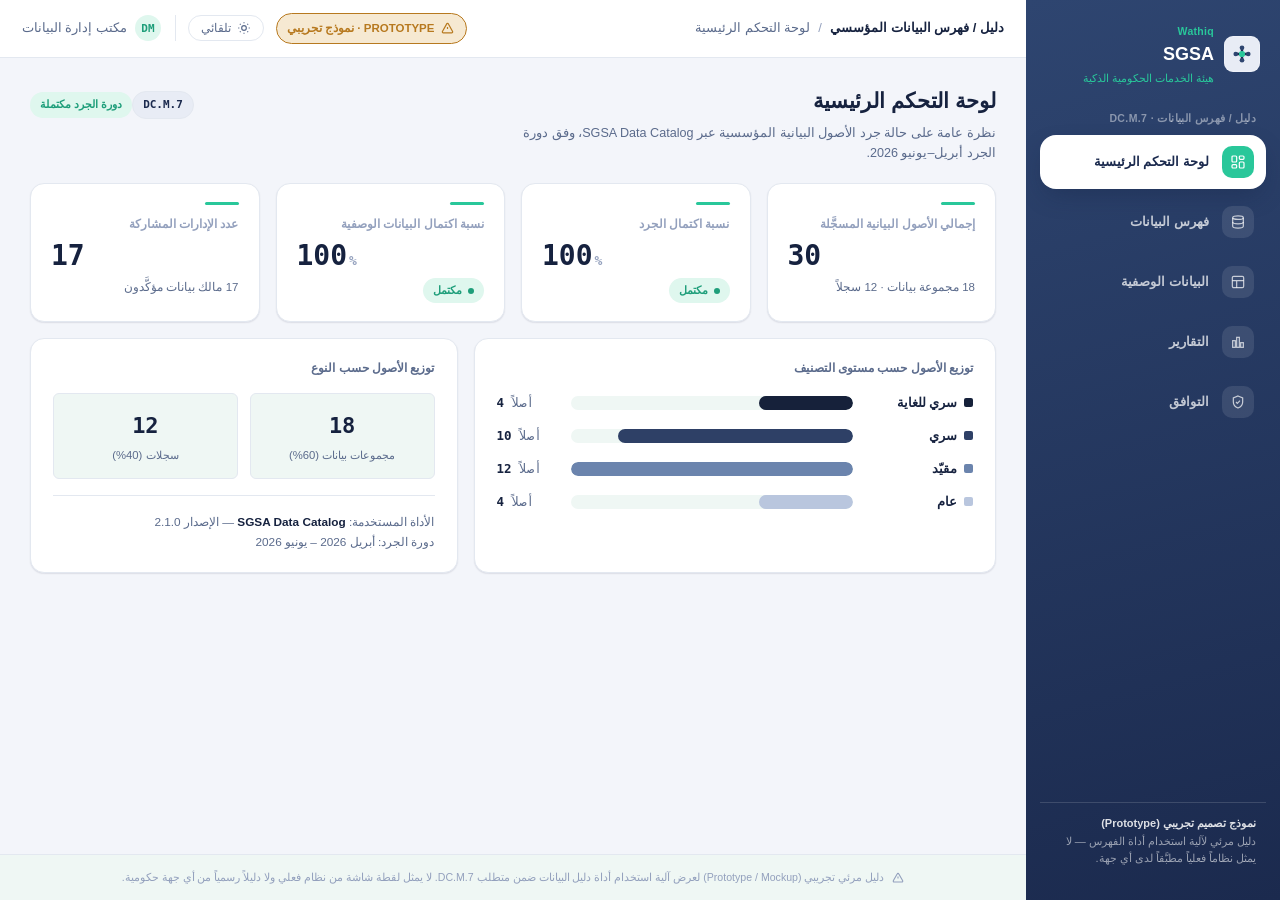
<file: wathiq_portfolio_package/04_Platform_Mockups/SGSA_Data_Catalog_DC.M.7_Prototype.html>
<!doctype html>
<html lang="ar" dir="rtl">
<head>
<meta charset="UTF-8">
<meta name="viewport" content="width=device-width, initial-scale=1">
<title>SGSA Data Catalog — دليل البيانات المؤسسي (DC.M.7) — Prototype</title>
<style>
:root{
  --font-body:'Segoe UI','Noto Sans Arabic',Tahoma,Arial,sans-serif;
  --font-mono:'Cascadia Code',Consolas,ui-monospace,monospace;

  --ink:#16223F; --ink-soft:#5B6B8C; --ink-faint:#93A0BD;
  --surface:#F3F5FA; --surface-raised:#FFFFFF; --surface-sunken:#EFF7F4;
  --border:#E3E8F0; --border-strong:#CBD5E3;

  --brand:#1B2A4E; --brand-2:#2E4570; --brand-tint:#E8ECF5;
  --accent:#29C79A; --accent-strong:#1E9E7A; --accent-soft:#DFF7EE;

  --good:#1E9E7A; --good-soft:#DFF7EE;
  --warning:#B7791F; --warning-soft:#F6E9D2;

  --class-4:#16213A; --class-3:#2E4066; --class-2:#6B84AD; --class-1:#B9C6DE;

  --shadow-1: 0 1px 2px rgba(18,24,43,.06), 0 1px 1px rgba(18,24,43,.04);
  --shadow-2: 0 8px 24px rgba(18,24,43,.10), 0 2px 6px rgba(18,24,43,.06);
  --radius-s: 6px; --radius-m: 10px; --radius-l: 14px;
}
@media (prefers-color-scheme: dark){
  :root{
    --ink:#EDF1F7; --ink-soft:#A9B6CE; --ink-faint:#6E7C9B;
    --surface:#0D1526; --surface-raised:#16213B; --surface-sunken:#0A0F1E;
    --border:#24304C; --border-strong:#34456B;
    --brand:#2E4570; --brand-2:#4A6491; --brand-tint:#1C2842;
    --accent:#34D399; --accent-strong:#6EE7B7; --accent-soft:#123526;
    --good:#34D399; --good-soft:#123526; --warning:#DCAE58; --warning-soft:#332711;
    --class-4:#46608F; --class-3:#5F7FB0; --class-2:#8CA6CC; --class-1:#C7D4E8;
    --shadow-1: 0 1px 2px rgba(0,0,0,.35); --shadow-2: 0 10px 28px rgba(0,0,0,.45);
  }
}
:root[data-theme="dark"]{
  --ink:#EDF1F7; --ink-soft:#A9B6CE; --ink-faint:#6E7C9B;
  --surface:#0D1526; --surface-raised:#16213B; --surface-sunken:#0A0F1E;
  --border:#24304C; --border-strong:#34456B;
  --brand:#2E4570; --brand-2:#4A6491; --brand-tint:#1C2842;
  --accent:#34D399; --accent-strong:#6EE7B7; --accent-soft:#123526;
  --good:#34D399; --good-soft:#123526; --warning:#DCAE58; --warning-soft:#332711;
  --class-4:#46608F; --class-3:#5F7FB0; --class-2:#8CA6CC; --class-1:#C7D4E8;
  --shadow-1: 0 1px 2px rgba(0,0,0,.35); --shadow-2: 0 10px 28px rgba(0,0,0,.45);
}
:root[data-theme="light"]{
  --ink:#16223F; --ink-soft:#5B6B8C; --ink-faint:#93A0BD;
  --surface:#F3F5FA; --surface-raised:#FFFFFF; --surface-sunken:#EFF7F4;
  --border:#E3E8F0; --border-strong:#CBD5E3;
  --brand:#1B2A4E; --brand-2:#2E4570; --brand-tint:#E8ECF5;
  --accent:#29C79A; --accent-strong:#1E9E7A; --accent-soft:#DFF7EE;
  --good:#1E9E7A; --good-soft:#DFF7EE; --warning:#B7791F; --warning-soft:#F6E9D2;
  --class-4:#16213A; --class-3:#2E4066; --class-2:#6B84AD; --class-1:#B9C6DE;
  --shadow-1: 0 1px 2px rgba(18,24,43,.06), 0 1px 1px rgba(18,24,43,.04);
  --shadow-2: 0 8px 24px rgba(18,24,43,.10), 0 2px 6px rgba(18,24,43,.06);
}

*{box-sizing:border-box;}
html,body{height:100%;}
html{ direction:rtl; }
body{
  margin:0; background:var(--surface); color:var(--ink);
  font-family:var(--font-body); font-size:14px; line-height:1.6;
  -webkit-font-smoothing:antialiased; direction:rtl;
}
.tabular{ font-variant-numeric: tabular-nums; font-family:var(--font-mono); direction:ltr; unicode-bidi:isolate; }
button,input,select{ font-family: inherit; }
:focus-visible{ outline:2px solid var(--accent); outline-offset:2px; }

.app{
  display:grid;
  grid-template-columns: 254px 1fr;
  grid-template-rows: 58px 1fr 46px;
  grid-template-areas: "sidebar topbar" "sidebar main" "sidebar footer";
  height:100vh; min-height:680px;
}

.sidebar{ grid-area:sidebar; background:linear-gradient(165deg, var(--brand-2) 0%, var(--brand) 100%); color:#fff; display:flex; flex-direction:column; padding:20px 14px; gap:22px; overflow-y:auto; }
.brandmark{ display:flex; align-items:center; gap:10px; padding:2px 6px; }
.seal{
  width:36px; height:36px; flex:0 0 auto; border-radius:9px;
  background: var(--brand-tint);
  display:flex; align-items:center; justify-content:center;
  box-shadow: inset 0 0 0 1px rgba(255,255,255,.25);
}
.brand-name{ font-weight:700; font-size:18px; }
.brand-sub{ font-size:10.5px; color:rgba(255,255,255,.58); margin-top:1px; }

.nav-group-label{ font-size:10.5px; letter-spacing:.4px; text-transform:uppercase; color:rgba(255,255,255,.45); padding:0 10px; margin-bottom:8px; font-weight:700; }
.nav{ display:flex; flex-direction:column; gap:6px; }
.nav-item{
  --item-bg: transparent;
  --item-fg: rgba(255,255,255,.72);
  --item-icon-bg: rgba(255,255,255,.10);
  display:flex; align-items:center; gap:13px; padding:11px 12px; border-radius:16px;
  color:var(--item-fg); cursor:pointer; border:none; background:var(--item-bg); width:100%;
  font-size:13px; text-align:right; font-weight:600;
  transition: background-color .22s ease, color .22s ease, box-shadow .22s ease, transform .18s ease;
}
.nav-item .ic{
  flex:0 0 auto; width:32px; height:32px; border-radius:10px;
  display:flex; align-items:center; justify-content:center;
  background:var(--item-icon-bg);
  transition: background-color .22s ease;
}
.nav-item .ic svg{ width:16px; height:16px; flex:0 0 auto; stroke:currentColor; }
.nav-item .label{ flex:1; line-height:1.35; }
.nav-item:hover{ --item-bg: rgba(255,255,255,.08); --item-fg:#fff; --item-icon-bg: rgba(255,255,255,.16); transform: translateX(-2px); }
.nav-item:focus-visible{ outline:2px solid var(--accent); outline-offset:2px; }
.nav-item.active{ --item-bg:#FFFFFF; --item-fg:var(--brand); --item-icon-bg: rgba(27,42,78,.10); box-shadow: 0 10px 24px -6px rgba(18,32,62,.35); }
.nav-item.active:hover{ transform:none; }
.nav-item.active .ic{ background: var(--accent); }
.nav-item.active .ic svg{ stroke:#fff; }

.sidebar-foot{ margin-top:auto; padding:12px 10px; border-top:1px solid rgba(255,255,255,.14); font-size:11px; color:rgba(255,255,255,.55); line-height:1.6; }
.sidebar-foot b{ color:rgba(255,255,255,.85); }

.topbar{ grid-area:topbar; background:var(--surface-raised); border-bottom:1px solid var(--border); display:flex; align-items:center; justify-content:space-between; padding:0 22px; }
.crumb{ display:flex; align-items:center; gap:8px; font-size:13px; color:var(--ink-soft); }
.crumb b{ color:var(--ink); font-weight:700; }
.crumb .sep{ color:var(--ink-faint); }
.topbar-right{ display:flex; align-items:center; gap:12px; }

.proto-badge{ display:flex; align-items:center; gap:7px; padding:5px 12px 5px 10px; border-radius:20px; background:var(--warning-soft); border:1px solid var(--warning); font-size:11.5px; font-weight:700; color:var(--warning); }
.proto-badge svg{ width:13px; height:13px; }
.entity-chip{ display:flex; align-items:center; gap:8px; font-size:12.5px; color:var(--ink-soft); padding-right:14px; border-right:1px solid var(--border); }
.entity-avatar{ width:26px; height:26px; border-radius:50%; background:var(--accent-soft); color:var(--accent-strong); display:flex; align-items:center; justify-content:center; font-weight:700; font-size:11px; font-family:var(--font-mono); }
.theme-toggle{ border:1px solid var(--border); background:var(--surface-raised); color:var(--ink-soft); border-radius:20px; padding:5px 12px; font-size:11.5px; cursor:pointer; display:flex; align-items:center; gap:6px; }
.theme-toggle:hover{ border-color:var(--border-strong); color:var(--ink); }

.main{ grid-area:main; overflow-y:auto; padding:26px 30px 34px; }
.view{ display:none; max-width:1180px; margin:0 auto; }
.view.active{ display:block; animation: fadein .18s ease; }
@keyframes fadein{ from{opacity:0; transform:translateY(3px);} to{opacity:1; transform:none;} }
@media (prefers-reduced-motion: reduce){ .view.active{ animation:none; } }

.view-head{ display:flex; align-items:baseline; justify-content:space-between; margin-bottom:20px; gap:16px; flex-wrap:wrap; }
.view-title{ font-size:21px; font-weight:700; text-wrap:balance; }
.view-desc{ font-size:12.6px; color:var(--ink-soft); margin-top:5px; max-width:70ch; }
.badge{ display:inline-flex; align-items:center; gap:6px; font-size:11px; font-weight:700; padding:4px 10px; border-radius:20px; }
.badge-req{ background:var(--brand-tint); color:var(--brand); border:1px solid var(--border); font-family:var(--font-mono); direction:ltr; }
.badge-good{ background:var(--good-soft); color:var(--good); }

.grid{ display:grid; gap:16px; }
.grid-4{ grid-template-columns:repeat(4, 1fr); }
.grid-3{ grid-template-columns:repeat(3, 1fr); }
.grid-2{ grid-template-columns: 1.1fr .9fr; }
@media (max-width: 980px){ .grid-4,.grid-3{ grid-template-columns:repeat(2,1fr);} .grid-2{grid-template-columns:1fr;} }

.card{ background:var(--surface-raised); border:1px solid var(--border); border-radius:var(--radius-l); box-shadow:var(--shadow-1); }
.card-pad{ padding:20px 22px; }
.card-head{ display:flex; align-items:center; justify-content:space-between; margin-bottom:14px; gap:10px; }
.card-title{ font-size:12px; font-weight:700; color:var(--ink-soft); }

.kpi-tile{ padding:18px 20px; display:flex; flex-direction:column; gap:8px; }
.kpi-accentbar{ height:3px; width:34px; border-radius:2px; background:var(--accent); margin-bottom:2px; }
.kpi-label{ font-size:11.8px; font-weight:700; color:var(--ink-faint); }
.kpi-value{ font-family:var(--font-mono); direction:ltr; font-size:28px; font-weight:700; color:var(--ink); line-height:1; }
.kpi-value small{ font-size:13px; font-weight:600; color:var(--ink-faint); margin-inline-start:2px; }
.kpi-sub{ font-size:11.5px; color:var(--ink-soft); }

.status-pill{ display:inline-flex; align-items:center; gap:6px; font-size:11px; font-weight:700; padding:4px 10px; border-radius:20px; white-space:nowrap; width:fit-content; }
.status-pill .dot{ width:6px; height:6px; border-radius:50%; background:currentColor; flex:0 0 auto; }
.status-good{ background:var(--good-soft); color:var(--good); }
.status-warn{ background:var(--warning-soft); color:var(--warning); }
.swatch{ width:9px; height:9px; border-radius:2px; flex:0 0 auto; display:inline-block; }

/* ---------- Catalog toolbar ---------- */
.toolbar{ display:flex; align-items:center; gap:10px; flex-wrap:wrap; margin-bottom:16px; }
.search-box{ position:relative; flex:1; min-width:220px; }
.search-box input{
  width:100%; padding:9px 38px 9px 12px; border:1px solid var(--border); border-radius:10px;
  background:var(--surface-raised); color:var(--ink); font-size:13px;
}
.search-box input:focus{ border-color:var(--accent); }
.search-box svg{ position:absolute; inset-inline-end:12px; top:50%; transform:translateY(-50%); width:15px; height:15px; color:var(--ink-faint); pointer-events:none; }
.filter-select{ padding:9px 12px; border:1px solid var(--border); border-radius:10px; background:var(--surface-raised); color:var(--ink); font-size:12.6px; }
.chip-btn{
  padding:8px 14px; border-radius:20px; border:1px solid var(--border); background:var(--surface-raised);
  color:var(--ink-soft); font-size:12.4px; font-weight:600; cursor:pointer;
}
.chip-btn.active{ background:var(--brand); color:#fff; border-color:var(--brand); }
.result-count{ font-size:11.5px; color:var(--ink-faint); margin-inline-start:auto; }

/* ---------- Table ---------- */
.table-wrap{ overflow-x:auto; }
table{ width:100%; border-collapse:collapse; font-size:12.6px; }
thead th{ text-align:right; font-size:10.5px; text-transform:uppercase; color:var(--ink-faint); font-weight:700; padding:0 14px 10px; border-bottom:1px solid var(--border-strong); white-space:nowrap; }
tbody td{ padding:12px 14px; border-bottom:1px solid var(--border); vertical-align:middle; color:var(--ink); }
tbody tr:last-child td{ border-bottom:none; }
tbody tr.catalog-row{ cursor:pointer; }
tbody tr.catalog-row:hover{ background:var(--surface-sunken); }
td.mono, th.mono{ font-family:var(--font-mono); direction:ltr; text-align:left; }
.row-title{ font-weight:700; }
.empty-row td{ text-align:center; color:var(--ink-faint); padding:26px; }

/* ---------- Asset detail ---------- */
.back-link{ display:inline-flex; align-items:center; gap:6px; font-size:12.5px; color:var(--brand); font-weight:600; cursor:pointer; border:none; background:none; padding:0; margin-bottom:14px; }
.back-link svg{ width:15px; height:15px; }
.fact-grid{ display:grid; grid-template-columns: 150px 1fr; gap:11px 16px; }
.fact-label{ font-size:12px; font-weight:700; color:var(--ink-faint); align-self:start; padding-top:1px; }
.fact-value{ font-size:13.5px; color:var(--ink); }
.fact-value.mono{ font-family:var(--font-mono); direction:ltr; text-align:right; }
.divider{ height:1px; background:var(--border); margin:16px 0; }
.field-chip-wrap{ display:flex; flex-wrap:wrap; gap:8px; }
.field-chip{ font-size:11.8px; font-weight:600; padding:6px 12px; border-radius:8px; background:var(--surface-sunken); border:1px solid var(--border); color:var(--ink); }

/* ---------- Bars ---------- */
.barchart{ display:flex; flex-direction:column; gap:13px; }
.barchart-row{ display:grid; grid-template-columns: 108px 1fr 62px; align-items:center; gap:12px; }
.barchart-label{ font-size:12.5px; font-weight:600; color:var(--ink); display:flex; align-items:center; gap:7px; }
.bartrack{ height:14px; background:var(--surface-sunken); border-radius:7px; overflow:hidden; }
.barfill{ height:100%; border-radius:7px; }
.barchart-value{ font-family:var(--font-mono); direction:ltr; font-size:12.5px; text-align:left; color:var(--ink-soft); }
.barchart-value b{ color:var(--ink); font-weight:700; }

.comp-row{ display:flex; gap:12px; }
.comp-tile{ flex:1; padding:14px; border:1px solid var(--border); border-radius:var(--radius-s); background:var(--surface-sunken); text-align:center; }
.comp-tile .n{ font-family:var(--font-mono); direction:ltr; font-size:22px; font-weight:700; }
.comp-tile .l{ font-size:11.3px; color:var(--ink-soft); margin-top:3px; }

.footer-note{ grid-area:footer; background:var(--surface-sunken); border-top:1px solid var(--border); display:flex; align-items:center; justify-content:center; gap:8px; font-size:10.6px; color:var(--ink-faint); padding:0 20px; text-align:center; }
.footer-note svg{ width:12px; height:12px; flex:0 0 auto; }
</style>
</head>
<body>

<div class="app">

  <!-- ================= SIDEBAR ================= -->
  <nav class="sidebar" aria-label="التنقل الرئيسي — SGSA Data Catalog">
    <div class="brandmark">
      <div class="seal"><svg viewBox="0 0 100 100" fill="none" width="26" height="26"><line x1="50" y1="50" x2="50" y2="26" stroke="var(--brand)" stroke-width="9" stroke-linecap="round"/><line x1="50" y1="50" x2="50" y2="74" stroke="var(--brand)" stroke-width="9" stroke-linecap="round"/><line x1="50" y1="50" x2="26" y2="50" stroke="var(--brand)" stroke-width="9" stroke-linecap="round"/><line x1="50" y1="50" x2="74" y2="50" stroke="var(--brand)" stroke-width="9" stroke-linecap="round"/><circle cx="50" cy="26" r="9" fill="var(--brand-2)"/><circle cx="50" cy="74" r="9" fill="var(--brand-2)"/><circle cx="26" cy="50" r="9" fill="var(--brand-2)"/><circle cx="74" cy="50" r="9" fill="var(--brand-2)"/><circle cx="50" cy="50" r="12" fill="var(--accent)"/></svg></div>
      <div>
        <div class="brand-sub" style="color:var(--accent); font-weight:700; letter-spacing:.3px;">Wathiq</div>
        <div class="brand-name">SGSA</div>
        <div class="brand-sub" style="color:var(--accent);">هيئة الخدمات الحكومية الذكية</div>
      </div>
    </div>

    <div>
      <div class="nav-group-label">دليل / فهرس البيانات · DC.M.7</div>
      <div class="nav" role="tablist" aria-orientation="vertical">
        <button class="nav-item active" data-view="dashboard" role="tab" aria-selected="true">
          <span class="ic"><svg viewBox="0 0 24 24" fill="none" stroke="currentColor" stroke-width="1.8"><rect x="3" y="3" width="7" height="9" rx="1.5"/><rect x="14" y="3" width="7" height="5" rx="1.5"/><rect x="14" y="12" width="7" height="9" rx="1.5"/><rect x="3" y="16" width="7" height="5" rx="1.5"/></svg></span>
          <span class="label">لوحة التحكم الرئيسية</span>
        </button>
        <button class="nav-item" data-view="catalog" role="tab" aria-selected="false">
          <span class="ic"><svg viewBox="0 0 24 24" fill="none" stroke="currentColor" stroke-width="1.8"><ellipse cx="12" cy="5.5" rx="8" ry="2.7"/><path d="M4 5.5V12c0 1.5 3.6 2.7 8 2.7s8-1.2 8-2.7V5.5"/><path d="M4 12v6.5c0 1.5 3.6 2.7 8 2.7s8-1.2 8-2.7V12"/></svg></span>
          <span class="label">فهرس البيانات</span>
        </button>
        <button class="nav-item" data-view="metadata" role="tab" aria-selected="false">
          <span class="ic"><svg viewBox="0 0 24 24" fill="none" stroke="currentColor" stroke-width="1.8"><rect x="3.5" y="3.5" width="17" height="17" rx="2"/><path d="M3.5 10h17M10 10v10.5"/></svg></span>
          <span class="label">البيانات الوصفية</span>
        </button>
        <button class="nav-item" data-view="reports" role="tab" aria-selected="false">
          <span class="ic"><svg viewBox="0 0 24 24" fill="none" stroke="currentColor" stroke-width="1.8"><rect x="4" y="10" width="4" height="10"/><rect x="10" y="5" width="4" height="15"/><rect x="16" y="13" width="4" height="7"/></svg></span>
          <span class="label">التقارير</span>
        </button>
        <button class="nav-item" data-view="compliance" role="tab" aria-selected="false">
          <span class="ic"><svg viewBox="0 0 24 24" fill="none" stroke="currentColor" stroke-width="1.8"><path d="M12 3l7 3v6c0 4.5-3 7.5-7 9-4-1.5-7-4.5-7-9V6l7-3Z"/><path d="m9 12 2 2 4-4"/></svg></span>
          <span class="label">التوافق</span>
        </button>
      </div>
    </div>

    <div class="sidebar-foot">
      <b>نموذج تصميم تجريبي (Prototype)</b><br/>
      دليل مرئي لآلية استخدام أداة الفهرس — لا يمثل نظاماً فعلياً مطبَّقاً لدى أي جهة.
    </div>
  </nav>

  <!-- ================= TOPBAR ================= -->
  <header class="topbar">
    <div class="crumb"><b>دليل / فهرس البيانات المؤسسي</b><span class="sep">/</span><span id="crumb-view">لوحة التحكم الرئيسية</span></div>
    <div class="topbar-right">
      <div class="proto-badge" title="Prototype / Mockup — نموذج واجهة تجريبي، وليس لقطة نظام فعلي">
        <svg viewBox="0 0 24 24" fill="none" stroke="currentColor" stroke-width="2.2"><path d="M12 9v4M12 17h.01"/><path d="M10.3 3.9 2.6 17.5A1.8 1.8 0 0 0 4.2 20h15.6a1.8 1.8 0 0 0 1.6-2.5L13.7 3.9a1.8 1.8 0 0 0-3.4 0Z"/></svg>
        PROTOTYPE · نموذج تجريبي
      </div>
      <button class="theme-toggle" id="themeToggle" aria-label="تبديل المظهر">
        <svg width="14" height="14" viewBox="0 0 24 24" fill="none" stroke="currentColor" stroke-width="2"><circle cx="12" cy="12" r="4"/><path d="M12 2v2M12 20v2M4.9 4.9l1.4 1.4M17.7 17.7l1.4 1.4M2 12h2M20 12h2M4.9 19.1l1.4-1.4M17.7 6.3l1.4-1.4"/></svg>
        <span id="themeLabel">تلقائي</span>
      </button>
      <div class="entity-chip"><div class="entity-avatar">DM</div>مكتب إدارة البيانات</div>
    </div>
  </header>

  <!-- ================= MAIN ================= -->
  <main class="main">

    <!-- ============ 1) لوحة التحكم الرئيسية ============ -->
    <section class="view active" id="view-dashboard">
      <div class="view-head">
        <div>
          <div class="view-title">لوحة التحكم الرئيسية</div>
          <div class="view-desc">نظرة عامة على حالة جرد الأصول البيانية المؤسسية عبر SGSA Data Catalog، وفق دورة الجرد أبريل–يونيو 2026.</div>
        </div>
        <div class="view-meta"><span class="badge badge-req">DC.M.7</span><span class="badge badge-good">دورة الجرد مكتملة</span></div>
      </div>

      <div class="grid grid-4" style="margin-bottom:16px;">
        <div class="card kpi-tile">
          <div class="kpi-accentbar"></div>
          <div class="kpi-label">إجمالي الأصول البيانية المسجَّلة</div>
          <div class="kpi-value">30</div>
          <div class="kpi-sub">18 مجموعة بيانات · 12 سجلاً</div>
        </div>
        <div class="card kpi-tile">
          <div class="kpi-accentbar"></div>
          <div class="kpi-label">نسبة اكتمال الجرد</div>
          <div class="kpi-value">100<small>%</small></div>
          <span class="status-pill status-good"><span class="dot"></span>مكتمل</span>
        </div>
        <div class="card kpi-tile">
          <div class="kpi-accentbar"></div>
          <div class="kpi-label">نسبة اكتمال البيانات الوصفية</div>
          <div class="kpi-value">100<small>%</small></div>
          <span class="status-pill status-good"><span class="dot"></span>مكتمل</span>
        </div>
        <div class="card kpi-tile">
          <div class="kpi-accentbar"></div>
          <div class="kpi-label">عدد الإدارات المشاركة</div>
          <div class="kpi-value">17</div>
          <div class="kpi-sub">17 مالك بيانات مؤكَّدون</div>
        </div>
      </div>

      <div class="grid grid-2">
        <div class="card card-pad">
          <div class="card-head"><div class="card-title">توزيع الأصول حسب مستوى التصنيف</div></div>
          <div class="barchart" id="chart-dash-class"></div>
        </div>
        <div class="card card-pad">
          <div class="card-head"><div class="card-title">توزيع الأصول حسب النوع</div></div>
          <div class="comp-row">
            <div class="comp-tile"><div class="n">18</div><div class="l">مجموعات بيانات (60%)</div></div>
            <div class="comp-tile"><div class="n">12</div><div class="l">سجلات (40%)</div></div>
          </div>
          <div class="divider"></div>
          <div style="font-size:11.8px; color:var(--ink-soft); line-height:1.7;">
            الأداة المستخدمة: <b style="color:var(--ink);">SGSA Data Catalog</b> — الإصدار <span class="mono">2.1.0</span><br/>
            دورة الجرد: <span class="mono">أبريل 2026 – يونيو 2026</span>
          </div>
        </div>
      </div>
    </section>

    <!-- ============ 2) فهرس البيانات ============ -->
    <section class="view" id="view-catalog">
      <div class="view-head">
        <div>
          <div class="view-title">فهرس البيانات (Data Catalog)</div>
          <div class="view-desc">السجل الكامل للأصول البيانية الثلاثين المُدرَجة في نظام دليل البيانات المؤسسي. اختر أي أصل لعرض تفاصيله.</div>
        </div>
        <div class="badge badge-req">DC.M.7 · القسم 15.1</div>
      </div>

      <div class="toolbar">
        <div class="search-box">
          <input type="text" id="catalogSearch" placeholder="ابحث بالاسم أو المعرّف...">
          <svg viewBox="0 0 24 24" fill="none" stroke="currentColor" stroke-width="2"><circle cx="11" cy="11" r="7"/><path d="m21 21-4.3-4.3"/></svg>
        </div>
        <button class="chip-btn active" data-type="الكل">الكل</button>
        <button class="chip-btn" data-type="مجموعة بيانات">مجموعات البيانات</button>
        <button class="chip-btn" data-type="سجل">السجلات</button>
        <select class="filter-select" id="classFilter">
          <option value="الكل">كل مستويات التصنيف</option>
          <option value="عام">عام</option>
          <option value="مقيّد">مقيّد</option>
          <option value="سري">سري</option>
          <option value="سري للغاية">سري للغاية</option>
        </select>
        <span class="result-count" id="resultCount"></span>
      </div>

      <div class="card">
        <div class="table-wrap">
          <table>
            <thead><tr><th class="mono">المعرّف</th><th>اسم الأصل</th><th>النوع</th><th>الإدارة المالكة</th><th>مستوى التصنيف</th><th>حالة التحديث</th></tr></thead>
            <tbody id="catalog-body"></tbody>
          </table>
        </div>
      </div>
    </section>

    <!-- ============ 3) تفاصيل الأصل ============ -->
    <section class="view" id="view-detail">
      <button class="back-link" id="backToCatalog">
        <svg viewBox="0 0 24 24" fill="none" stroke="currentColor" stroke-width="2"><path d="M15 6l-6 6 6 6"/></svg>
        العودة إلى فهرس البيانات
      </button>
      <div class="view-head">
        <div><div class="view-title" id="detailTitle">تفاصيل الأصل</div></div>
        <div class="badge badge-req" id="detailBadge">—</div>
      </div>
      <div class="card card-pad">
        <div class="fact-grid" id="detailFacts"></div>
        <div class="divider"></div>
        <div class="card-title" style="margin-bottom:10px;">البيانات الوصفية المرتبطة (وفق الحقول الإلزامية — القسم 12.1)</div>
        <div class="field-chip-wrap" id="detailMetaChips"></div>
      </div>
    </section>

    <!-- ============ 4) البيانات الوصفية ============ -->
    <section class="view" id="view-metadata">
      <div class="view-head">
        <div>
          <div class="view-title">البيانات الوصفية (Metadata)</div>
          <div class="view-desc">الحقول الوصفية الإلزامية العشرة التي يجب تعبئتها لكل أصل عند تسجيله في الفهرس.</div>
        </div>
        <div class="badge badge-req">DC.M.7 · القسم 12.1</div>
      </div>
      <div class="card">
        <div class="table-wrap">
          <table>
            <thead><tr><th>الحقل الوصفي</th><th>الإلزامية</th><th>الوصف</th></tr></thead>
            <tbody id="metadata-body"></tbody>
          </table>
        </div>
      </div>
    </section>

    <!-- ============ 5) التقارير ============ -->
    <section class="view" id="view-reports">
      <div class="view-head">
        <div>
          <div class="view-title">التقارير</div>
          <div class="view-desc">التقارير الثلاثة المُولَّدة والمُعتمَدة من نظام دليل البيانات المؤسسي لدورة الجرد الحالية.</div>
        </div>
        <div class="badge badge-req">DC.M.7 · القسم 15.3–15.4</div>
      </div>

      <div class="card card-pad" style="margin-bottom:16px;">
        <div class="card-head"><div class="card-title">تقرير اكتمال الجرد</div></div>
        <div class="comp-row">
          <div class="comp-tile"><div class="n">30 / 30</div><div class="l">أصلاً مُسجَّلاً</div></div>
          <div class="comp-tile"><div class="n">100%</div><div class="l">نسبة اكتمال الجرد</div></div>
          <div class="comp-tile"><div class="n">100%</div><div class="l">اكتمال البيانات الوصفية</div></div>
          <div class="comp-tile"><div class="n">17</div><div class="l">إدارة مشاركة</div></div>
        </div>
      </div>

      <div class="grid grid-2">
        <div class="card card-pad">
          <div class="card-head"><div class="card-title">توزيع الأصول حسب مستوى التصنيف</div></div>
          <div class="barchart" id="chart-report-class"></div>
        </div>
        <div class="card card-pad">
          <div class="card-head"><div class="card-title">توزيع الأصول حسب النوع</div></div>
          <div class="barchart" id="chart-report-type"></div>
        </div>
      </div>
    </section>

    <!-- ============ 6) التوافق ============ -->
    <section class="view" id="view-compliance">
      <div class="view-head">
        <div>
          <div class="view-title">التوافق مع متطلبات NDMO</div>
          <div class="view-desc">ارتباط نظام دليل البيانات المؤسسي بمتطلب DC.M.7 ومتطلبات إطار NDMO ذات الصلة.</div>
        </div>
        <div class="badge badge-req">DC.M.7 · القسم 16</div>
      </div>
      <div class="card">
        <div class="table-wrap">
          <table>
            <thead><tr><th>متطلب NDMO</th><th>الدليل في الوثيقة</th><th>حالة التوافق</th></tr></thead>
            <tbody id="compliance-body"></tbody>
          </table>
        </div>
      </div>
    </section>

  </main>

  <footer class="footer-note">
    <svg viewBox="0 0 24 24" fill="none" stroke="currentColor" stroke-width="2.2"><path d="M12 9v4M12 17h.01"/><path d="M10.3 3.9 2.6 17.5A1.8 1.8 0 0 0 4.2 20h15.6a1.8 1.8 0 0 0 1.6-2.5L13.7 3.9a1.8 1.8 0 0 0-3.4 0Z"/></svg>
    دليل مرئي تجريبي (Prototype / Mockup) لعرض آلية استخدام أداة دليل البيانات ضمن متطلب DC.M.7. لا يمثل لقطة شاشة من نظام فعلي ولا دليلاً رسمياً من أي جهة حكومية.
  </footer>
</div>

<script>
(function(){
  var views = {
    dashboard: "لوحة التحكم الرئيسية",
    catalog: "فهرس البيانات",
    detail: "تفاصيل الأصل",
    metadata: "البيانات الوصفية",
    reports: "التقارير",
    compliance: "التوافق"
  };
  var navItems = document.querySelectorAll(".nav-item");
  var crumb = document.getElementById("crumb-view");

  function showView(key){
    navItems.forEach(function(b){
      var active = b.getAttribute("data-view") === key;
      b.classList.toggle("active", active);
      b.setAttribute("aria-selected", active ? "true" : "false");
    });
    document.querySelectorAll(".view").forEach(function(v){ v.classList.remove("active"); });
    document.getElementById("view-" + key).classList.add("active");
    crumb.textContent = views[key];
  }
  navItems.forEach(function(btn){
    btn.addEventListener("click", function(){ showView(btn.getAttribute("data-view")); });
  });

  var root = document.documentElement;
  var label = document.getElementById("themeLabel");
  var labels = { auto:"تلقائي", light:"فاتح", dark:"داكن" };
  var state = "auto";
  document.getElementById("themeToggle").addEventListener("click", function(){
    state = state === "auto" ? "light" : state === "light" ? "dark" : "auto";
    if(state === "auto"){ root.removeAttribute("data-theme"); } else { root.setAttribute("data-theme", state); }
    label.textContent = labels[state];
  });

  function tok(name){ return "var(" + name + ")"; }
  function classColor(level){
    return level === "سري للغاية" ? tok("--class-4") : level === "سري" ? tok("--class-3") : level === "مقيّد" ? tok("--class-2") : tok("--class-1");
  }

  // ---- بيانات الأصول الثلاثين — منسوخة حرفياً من DC.M.7، القسم 15.1 ----
  var CATALOG = [
    ["SGSA-DAT-001","بيانات الهوية والتحقق الإلكتروني","مجموعة بيانات","إدارة الهوية الرقمية","سري للغاية","أبريل 2026","مُحدَّث"],
    ["SGSA-DAT-002","بيانات الأحداث والتنبيهات الأمنية","مجموعة بيانات","إدارة الأمن السيبراني","سري للغاية","أبريل 2026","مُحدَّث"],
    ["SGSA-DAT-003","بيانات الصلاحيات وإدارة الهوية (IAM)","مجموعة بيانات","إدارة تقنية المعلومات","سري للغاية","أبريل 2026","مُحدَّث"],
    ["SGSA-DAT-004","بيانات التكامل مع الجهات الحكومية","مجموعة بيانات","إدارة الشراكات الحكومية","سري للغاية","أبريل 2026","مُحدَّث"],
    ["SGSA-DAT-005","بيانات الرواتب والمزايا الوظيفية","مجموعة بيانات","إدارة الموارد البشرية","سري","أبريل 2026","مُحدَّث"],
    ["SGSA-DAT-006","بيانات المدفوعات والمعاملات المالية","مجموعة بيانات","الإدارة المالية","سري","أبريل 2026","مُحدَّث"],
    ["SGSA-DAT-007","بيانات الموظفين والملفات الوظيفية","مجموعة بيانات","إدارة الموارد البشرية","سري","أبريل 2026","مُحدَّث"],
    ["SGSA-DAT-008","بيانات المستخدمين والمستفيدين","مجموعة بيانات","إدارة الخدمات الرقمية","سري","أبريل 2026","مُحدَّث"],
    ["SGSA-DAT-009","بيانات طلبات ومعاملات المستفيدين","مجموعة بيانات","إدارة الخدمات الرقمية","مقيّد","مايو 2026","مُحدَّث"],
    ["SGSA-DAT-010","بيانات الخدمات الحكومية الرقمية","مجموعة بيانات","إدارة التحول الرقمي","مقيّد","مايو 2026","مُحدَّث"],
    ["SGSA-DAT-011","بيانات الموردين والمتعاقدين","مجموعة بيانات","إدارة المشتريات","مقيّد","مايو 2026","مُحدَّث"],
    ["SGSA-DAT-012","بيانات الأصول والبنية التحتية التقنية","مجموعة بيانات","إدارة تقنية المعلومات","سري","مايو 2026","مُحدَّث"],
    ["SGSA-DAT-013","بيانات الأهداف والخطط الاستراتيجية","مجموعة بيانات","مكتب الاستراتيجية والتخطيط","سري","مايو 2026","مُحدَّث"],
    ["SGSA-DAT-014","بيانات التدريب والتطوير الوظيفي","مجموعة بيانات","إدارة الموارد البشرية","مقيّد","مايو 2026","مُحدَّث"],
    ["SGSA-DAT-015","بيانات استطلاعات رضا المستفيدين","مجموعة بيانات","إدارة تجربة المستخدم","عام","مايو 2026","مُحدَّث"],
    ["SGSA-DAT-016","بيانات الحوادث التقنية وطلبات الدعم","مجموعة بيانات","إدارة تقنية المعلومات","مقيّد","مايو 2026","قيد المراجعة"],
    ["SGSA-DAT-017","بيانات المحتوى الرقمي والموقع الإلكتروني","مجموعة بيانات","إدارة الاتصال والعلاقات العامة","عام","مايو 2026","مُحدَّث"],
    ["SGSA-DAT-018","بيانات التقارير والإحصاءات المنشورة","مجموعة بيانات","مكتب إدارة البيانات","عام","مايو 2026","مُحدَّث"],
    ["SGSA-REC-001","سجلات العقود والاتفاقيات","سجل","إدارة الشؤون القانونية","سري","يونيو 2026","مُحدَّث"],
    ["SGSA-REC-002","سجلات التدقيق الداخلي والرقابة","سجل","إدارة التدقيق الداخلي","سري","يونيو 2026","مُحدَّث"],
    ["SGSA-REC-003","سجلات المراسلات والخطابات الرسمية","سجل","مكتب المدير العام","مقيّد","يونيو 2026","مُحدَّث"],
    ["SGSA-REC-004","سجلات الاجتماعات واللجان الحوكمية","سجل","مكتب الحوكمة","مقيّد","يونيو 2026","مُحدَّث"],
    ["SGSA-REC-005","سجلات التقارير الإدارية الدورية","سجل","مكتب إدارة البيانات","مقيّد","يونيو 2026","مُحدَّث"],
    ["SGSA-REC-006","سجلات فعاليات الهيئة وأحداثها","سجل","إدارة الاتصال والعلاقات العامة","عام","يونيو 2026","مُحدَّث"],
    ["SGSA-REC-007","سجلات الشكاوى والمقترحات","سجل","إدارة الخدمات الرقمية","مقيّد","يونيو 2026","مُحدَّث"],
    ["SGSA-REC-008","سجلات قرارات وتوجيهات الإدارة العليا","سجل","مكتب المدير العام","سري","يونيو 2026","مُحدَّث"],
    ["SGSA-REC-009","سجلات التراخيص والتصاريح القانونية","سجل","إدارة الشؤون القانونية","مقيّد","يونيو 2026","مُحدَّث"],
    ["SGSA-REC-010","سجلات النسخ الاحتياطي واسترجاع البيانات","سجل","إدارة تقنية المعلومات","سري","يونيو 2026","قيد المراجعة"],
    ["SGSA-REC-011","وثائق السياسات والإجراءات الداخلية","سجل","مكتب إدارة البيانات","مقيّد","يونيو 2026","مُحدَّث"],
    ["SGSA-REC-012","سجلات التغييرات والتحديثات التقنية","سجل","إدارة تقنية المعلومات","مقيّد","يونيو 2026","مُحدَّث"]
  ];

  var COLS = { id:0, name:1, type:2, dept:3, cls:4, date:5, status:6 };

  function statusPillHTML(status){
    var isGood = status === "مُحدَّث";
    return '<span class="status-pill ' + (isGood ? 'status-good' : 'status-warn') + '"><span class="dot"></span>' + status + '</span>';
  }

  var activeType = "الكل";
  function renderCatalog(){
    var q = (document.getElementById("catalogSearch").value || "").trim();
    var cls = document.getElementById("classFilter").value;
    var rows = CATALOG.filter(function(r){
      var matchesType = activeType === "الكل" || r[COLS.type] === activeType;
      var matchesClass = cls === "الكل" || r[COLS.cls] === cls;
      var matchesQuery = !q || r[COLS.name].indexOf(q) !== -1 || r[COLS.id].toLowerCase().indexOf(q.toLowerCase()) !== -1;
      return matchesType && matchesClass && matchesQuery;
    });
    document.getElementById("resultCount").textContent = rows.length + " من أصل 30 أصلاً";
    var body = document.getElementById("catalog-body");
    if(rows.length === 0){
      body.innerHTML = '<tr class="empty-row"><td colspan="6">لا توجد نتائج مطابقة</td></tr>';
      return;
    }
    body.innerHTML = rows.map(function(r){
      return '<tr class="catalog-row" data-id="' + r[COLS.id] + '">' +
        '<td class="mono row-title">' + r[COLS.id] + '</td>' +
        '<td>' + r[COLS.name] + '</td>' +
        '<td>' + r[COLS.type] + '</td>' +
        '<td>' + r[COLS.dept] + '</td>' +
        '<td><span class="swatch" style="background:' + classColor(r[COLS.cls]) + '; margin-inline-end:7px;"></span>' + r[COLS.cls] + '</td>' +
        '<td>' + statusPillHTML(r[COLS.status]) + '</td>' +
      '</tr>';
    }).join("");
    body.querySelectorAll(".catalog-row").forEach(function(tr){
      tr.addEventListener("click", function(){ openDetail(tr.getAttribute("data-id")); });
    });
  }

  document.getElementById("catalogSearch").addEventListener("input", renderCatalog);
  document.getElementById("classFilter").addEventListener("change", renderCatalog);
  document.querySelectorAll(".chip-btn").forEach(function(btn){
    btn.addEventListener("click", function(){
      document.querySelectorAll(".chip-btn").forEach(function(b){ b.classList.remove("active"); });
      btn.classList.add("active");
      activeType = btn.getAttribute("data-type");
      renderCatalog();
    });
  });

  // ---- تفاصيل الأصل ----
  var META_FIELDS = ["اسم الأصل البياني","معرف الأصل","نوع الأصل","الإدارة المالكة","مالك البيانات","مستوى التصنيف","تاريخ الإدراج","حالة التحديث","وصف الأصل","دورة التحديث"];

  function openDetail(id){
    var r = CATALOG.find(function(x){ return x[COLS.id] === id; });
    if(!r) return;
    document.getElementById("detailTitle").textContent = r[COLS.name];
    document.getElementById("detailBadge").textContent = r[COLS.id];
    var facts = [
      ["اسم الأصل", r[COLS.name]],
      ["المالك", r[COLS.dept]],
      ["الإدارة", r[COLS.dept]],
      ["نوع الأصل", r[COLS.type]],
      ["مستوى التصنيف", '<span class="swatch" style="background:' + classColor(r[COLS.cls]) + '; margin-inline-end:7px;"></span>' + r[COLS.cls]],
      ["تاريخ الإدراج", r[COLS.date]],
      ["حالة التحديث", statusPillHTML(r[COLS.status])]
    ];
    document.getElementById("detailFacts").innerHTML = facts.map(function(f){
      return '<div class="fact-label">' + f[0] + '</div><div class="fact-value">' + f[1] + '</div>';
    }).join("");
    document.getElementById("detailMetaChips").innerHTML = META_FIELDS.map(function(f){
      return '<span class="field-chip">' + f + '</span>';
    }).join("");
    showView("detail");
  }
  document.getElementById("backToCatalog").addEventListener("click", function(){ showView("catalog"); });

  // ---- البيانات الوصفية — الحقول الإلزامية العشرة (DC.M.7، القسم 12.1) ----
  var METADATA_SCHEMA = [
    ["اسم الأصل البياني","إلزامي","التسمية الرسمية المعتمدة للأصل داخل الهيئة"],
    ["معرف الأصل","إلزامي","رمز تعريف فريد يُصدره النظام تلقائياً"],
    ["نوع الأصل","إلزامي","مجموعة بيانات / سجل / وثيقة"],
    ["الإدارة المالكة","إلزامي","الوحدة التنظيمية المسؤولة عن الأصل"],
    ["مالك البيانات","إلزامي","الشخص المسؤول مؤسسياً عن الأصل"],
    ["مستوى التصنيف","إلزامي","عام / مقيّد / سرّي / سرّي للغاية"],
    ["تاريخ الإدراج","إلزامي","التاريخ الفعلي لتسجيل الأصل في الفهرس"],
    ["حالة التحديث","إلزامي","مُحدَّث / قيد المراجعة / منتهي الصلاحية"],
    ["وصف الأصل","إلزامي","شرح مختصر لمحتوى الأصل والغرض منه"],
    ["دورة التحديث","إلزامي","يومي / أسبوعي / شهري / ربعي / سنوي / عند الطلب"]
  ];
  document.getElementById("metadata-body").innerHTML = METADATA_SCHEMA.map(function(m){
    return '<tr><td class="row-title">' + m[0] + '</td><td><span class="status-pill status-good"><span class="dot"></span>' + m[1] + '</span></td><td>' + m[2] + '</td></tr>';
  }).join("");

  // ---- توزيع التصنيف (حرفياً من DC.M.7، القسم 15.4) ----
  var classDist = [
    { label:"سري للغاية", value:4, color: tok("--class-4") },
    { label:"سري", value:10, color: tok("--class-3") },
    { label:"مقيّد", value:12, color: tok("--class-2") },
    { label:"عام", value:4, color: tok("--class-1") }
  ];
  function renderBars(containerId, rows, unit){
    var max = Math.max.apply(null, rows.map(function(r){ return r.value; }));
    document.getElementById(containerId).innerHTML = rows.map(function(r){
      var pct = (r.value / max) * 100;
      return '<div class="barchart-row">' +
        '<div class="barchart-label"><span class="swatch" style="background:' + r.color + ';"></span>' + r.label + '</div>' +
        '<div class="bartrack"><div class="barfill" style="width:' + pct + '%; background:' + r.color + ';"></div></div>' +
        '<div class="barchart-value"><b>' + r.value + '</b>' + (unit||'') + '</div>' +
      '</div>';
    }).join("");
  }
  renderBars("chart-dash-class", classDist, " أصلاً");
  renderBars("chart-report-class", classDist, " أصلاً");
  renderBars("chart-report-type", [
    { label:"مجموعات بيانات", value:18, color: tok("--brand") },
    { label:"سجلات", value:12, color: tok("--accent") }
  ], " أصلاً");

  // ---- التوافق مع NDMO (حرفياً من DC.M.7، القسم 16) ----
  var COMPLIANCE = [
    ["إرفاق ما يثبت استخدام أداة دليل / فهرس البيانات لجرد البيانات (DC.M.7)","القسم 15 — سجل الأصول الكامل (30 أصلاً) مُدرَجاً في SGSA Data Catalog مع معرفات فريدة وبيانات وصفية كاملة"],
    ["إعداد جرد شامل لجميع أصول البيانات المؤسسية","القسم 15.1 — الجدول الرئيسي (30 أصلاً) والقسم 15.3 — نسبة اكتمال 100٪"],
    ["توثيق البيانات الوصفية لكل أصل بياني (المالك، النوع، التصنيف، التاريخ)","القسم 12.1 — الحقول الوصفية الإلزامية العشرة + القسم 15.1 — الجدول التفصيلي"],
    ["تحديد مالك البيانات المسؤول عن كل أصل بياني","القسم 15.1 — عمود الإدارة المالكة + القسم 14 — الأدوار والمسؤوليات"],
    ["استخدام أداة تتيح البحث والاستكشاف وإدارة البيانات الوصفية","القسم 11 — الخصائص الرئيسية للأداة + القسم 15.2 — وظائف الأداة"],
    ["وجود آلية لتحديث الفهرس ومراجعته بصورة دورية","القسم 13 — آلية التحديث ومراجعة الفهرس ودورياتها"],
    ["ربط الجرد بعمليات تقييم الأثر والتصنيف","القسم 15.2 — وظيفة إدارة التصنيف والإشارة إلى DC.C.3.2"],
    ["اعتماد نتائج الجرد من صاحب الصلاحية المخوَّل","القسم 17 — قسم الاعتماد — توقيع مدير عام الهيئة"]
  ];
  document.getElementById("compliance-body").innerHTML = COMPLIANCE.map(function(c){
    return '<tr><td class="row-title">' + c[0] + '</td><td>' + c[1] + '</td><td><span class="status-pill status-good"><span class="dot"></span>محقَّق</span></td></tr>';
  }).join("");

  renderCatalog();
})();
</script>
</body>
</html>
</file>
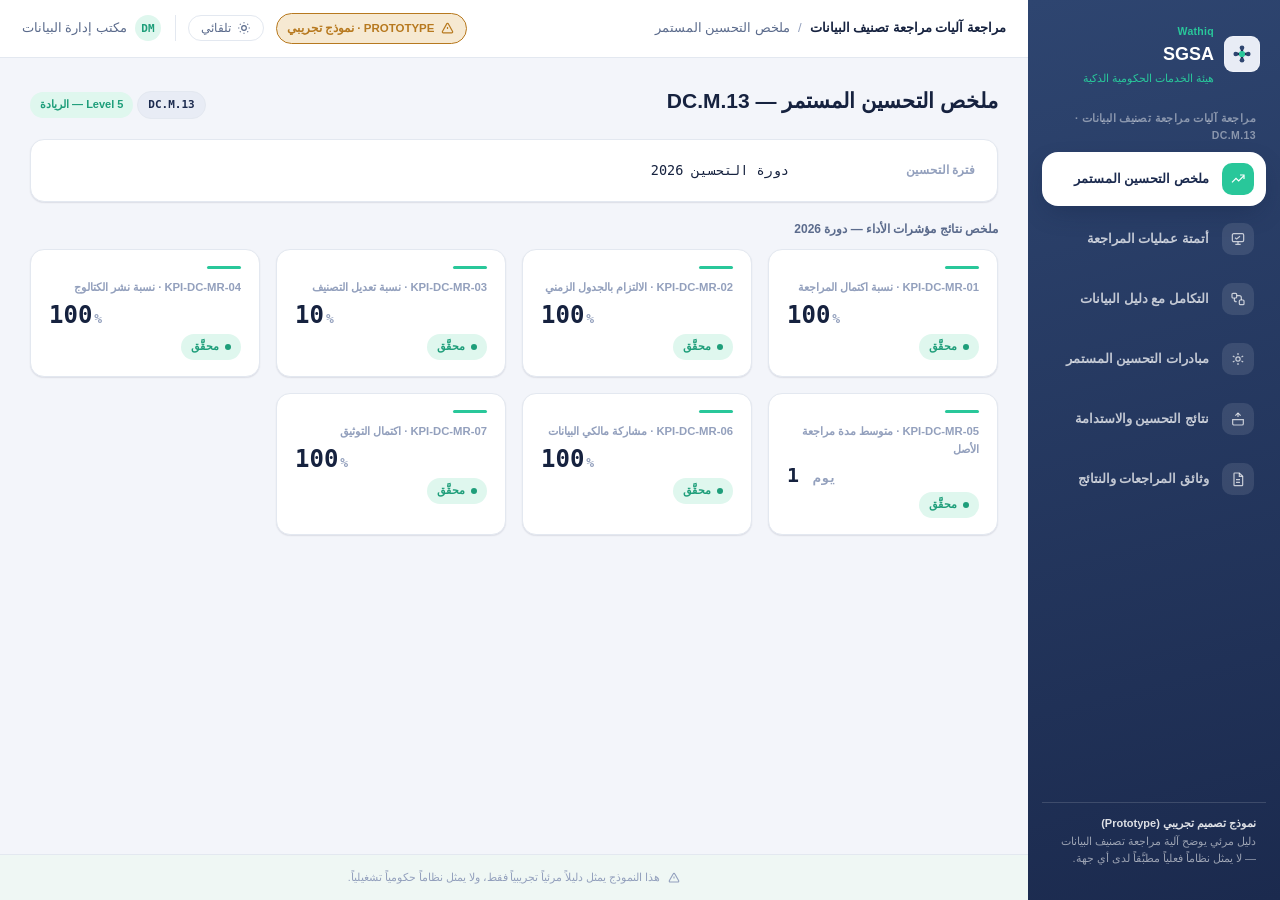
<file: wathiq_portfolio_package/04_Platform_Mockups/SGSA_DC.M.13_Continuous_Improvement_Prototype.html>
<!doctype html>
<html lang="ar" dir="rtl">
<head>
<meta charset="UTF-8">
<meta name="viewport" content="width=device-width, initial-scale=1">
<title>SGSA هيئة الخدمات الحكومية الذكية — دليل مراجعة آليات مراجعة تصنيف البيانات (DC.M.13) — Prototype</title>
<style>
:root{
  --font-body:'Segoe UI','Noto Sans Arabic',Tahoma,Arial,sans-serif;
  --font-mono:'Cascadia Code',Consolas,ui-monospace,monospace;

  --ink:#16223F; --ink-soft:#5B6B8C; --ink-faint:#93A0BD;
  --surface:#F3F5FA; --surface-raised:#FFFFFF; --surface-sunken:#EFF7F4;
  --border:#E3E8F0; --border-strong:#CBD5E3;

  --brand:#1B2A4E; --brand-2:#2E4570; --brand-tint:#E8ECF5;
  --accent:#29C79A; --accent-strong:#1E9E7A; --accent-soft:#DFF7EE;

  --good:#1E9E7A;
  --good-soft:#DFF7EE;
  --warning:#B7791F;
  --warning-soft:#F6E9D2;

  --shadow-1: 0 1px 2px rgba(18,24,43,.06), 0 1px 1px rgba(18,24,43,.04);
  --shadow-2: 0 8px 24px rgba(18,24,43,.10), 0 2px 6px rgba(18,24,43,.06);
  --radius-s: 6px; --radius-m: 10px; --radius-l: 14px;
}
@media (prefers-color-scheme: dark){
  :root{
    --ink:#EDF1F7; --ink-soft:#A9B6CE; --ink-faint:#6E7C9B;
    --surface:#0D1526; --surface-raised:#16213B; --surface-sunken:#0A0F1E;
    --border:#24304C; --border-strong:#34456B;
    --brand:#2E4570; --brand-2:#4A6491; --brand-tint:#1C2842;
    --accent:#34D399; --accent-strong:#6EE7B7; --accent-soft:#123526;
    --good:#34D399; --good-soft:#123526; --warning:#DCAE58; --warning-soft:#332711;
    --shadow-1: 0 1px 2px rgba(0,0,0,.35); --shadow-2: 0 10px 28px rgba(0,0,0,.45);
  }
}
:root[data-theme="dark"]{
  --ink:#EDF1F7; --ink-soft:#A9B6CE; --ink-faint:#6E7C9B;
  --surface:#0D1526; --surface-raised:#16213B; --surface-sunken:#0A0F1E;
  --border:#24304C; --border-strong:#34456B;
  --brand:#2E4570; --brand-2:#4A6491; --brand-tint:#1C2842;
  --accent:#34D399; --accent-strong:#6EE7B7; --accent-soft:#123526;
  --good:#34D399; --good-soft:#123526; --warning:#DCAE58; --warning-soft:#332711;
  --shadow-1: 0 1px 2px rgba(0,0,0,.35); --shadow-2: 0 10px 28px rgba(0,0,0,.45);
}
:root[data-theme="light"]{
  --ink:#16223F; --ink-soft:#5B6B8C; --ink-faint:#93A0BD;
  --surface:#F3F5FA; --surface-raised:#FFFFFF; --surface-sunken:#EFF7F4;
  --border:#E3E8F0; --border-strong:#CBD5E3;
  --brand:#1B2A4E; --brand-2:#2E4570; --brand-tint:#E8ECF5;
  --accent:#29C79A; --accent-strong:#1E9E7A; --accent-soft:#DFF7EE;
  --good:#1E9E7A; --good-soft:#DFF7EE; --warning:#B7791F; --warning-soft:#F6E9D2;
  --shadow-1: 0 1px 2px rgba(18,24,43,.06), 0 1px 1px rgba(18,24,43,.04);
  --shadow-2: 0 8px 24px rgba(18,24,43,.10), 0 2px 6px rgba(18,24,43,.06);
}

*{box-sizing:border-box;}
html,body{height:100%;}
html{ direction:rtl; }
body{
  margin:0; background:var(--surface); color:var(--ink);
  font-family:var(--font-body); font-size:14px; line-height:1.6;
  -webkit-font-smoothing:antialiased; direction:rtl;
}
.tabular{ font-variant-numeric: tabular-nums; font-family:var(--font-mono); direction:ltr; unicode-bidi:isolate; }
button{ font-family: inherit; }
:focus-visible{ outline:2px solid var(--accent); outline-offset:2px; }

.app{
  display:grid;
  grid-template-columns: 252px 1fr;
  grid-template-rows: 58px 1fr 46px;
  grid-template-areas: "sidebar topbar" "sidebar main" "sidebar footer";
  height:100vh; min-height:680px;
}

.sidebar{ grid-area:sidebar; background:linear-gradient(165deg, var(--brand-2) 0%, var(--brand) 100%); color:#fff; display:flex; flex-direction:column; padding:20px 14px; gap:22px; overflow-y:auto; }
.brandmark{ display:flex; align-items:center; gap:10px; padding:2px 6px; }
.seal{
  width:36px; height:36px; flex:0 0 auto; border-radius:9px;
  background: var(--brand-tint);
  display:flex; align-items:center; justify-content:center;
  box-shadow: inset 0 0 0 1px rgba(255,255,255,.25);
}
.brand-name{ font-weight:700; font-size:18px; }
.brand-sub{ font-size:10.5px; color:rgba(255,255,255,.62); margin-top:1px; }

.nav-group-label{ font-size:10.5px; letter-spacing:.4px; text-transform:uppercase; color:rgba(255,255,255,.45); padding:0 10px; margin-bottom:8px; font-weight:700; }
.nav{ display:flex; flex-direction:column; gap:6px; }
.nav-item{
  --item-bg: transparent;
  --item-fg: rgba(255,255,255,.72);
  --item-icon-bg: rgba(255,255,255,.10);
  display:flex; align-items:center; gap:13px; padding:11px 12px; border-radius:16px;
  color:var(--item-fg); cursor:pointer; border:none; background:var(--item-bg); width:100%;
  font-size:13px; text-align:right; font-weight:600;
  transition: background-color .22s ease, color .22s ease, box-shadow .22s ease, transform .18s ease;
}
.nav-item .ic{
  flex:0 0 auto; width:32px; height:32px; border-radius:10px;
  display:flex; align-items:center; justify-content:center;
  background:var(--item-icon-bg);
  transition: background-color .22s ease;
}
.nav-item .ic svg{ width:16px; height:16px; flex:0 0 auto; stroke:currentColor; }
.nav-item .label{ flex:1; line-height:1.35; }
.nav-item:hover{ --item-bg: rgba(255,255,255,.08); --item-fg:#fff; --item-icon-bg: rgba(255,255,255,.16); transform: translateX(-2px); }
.nav-item:focus-visible{ outline:2px solid var(--accent); outline-offset:2px; }
.nav-item.active{ --item-bg:#FFFFFF; --item-fg:var(--brand); --item-icon-bg: rgba(27,42,78,.10); box-shadow: 0 10px 24px -6px rgba(18,32,62,.35); }
.nav-item.active:hover{ transform:none; }
.nav-item.active .ic{ background: var(--accent); }
.nav-item.active .ic svg{ stroke:#fff; }

.sidebar-foot{ margin-top:auto; padding:12px 10px; border-top:1px solid rgba(255,255,255,.14); font-size:11px; color:rgba(255,255,255,.55); line-height:1.6; }
.sidebar-foot b{ color:rgba(255,255,255,.85); }

.topbar{ grid-area:topbar; background:var(--surface-raised); border-bottom:1px solid var(--border); display:flex; align-items:center; justify-content:space-between; padding:0 22px; }
.crumb{ display:flex; align-items:center; gap:8px; font-size:13px; color:var(--ink-soft); }
.crumb b{ color:var(--ink); font-weight:700; }
.crumb .sep{ color:var(--ink-faint); }
.topbar-right{ display:flex; align-items:center; gap:12px; }

.proto-badge{ display:flex; align-items:center; gap:7px; padding:5px 12px 5px 10px; border-radius:20px; background:var(--warning-soft); border:1px solid var(--warning); font-size:11.5px; font-weight:700; color:var(--warning); }
.proto-badge svg{ width:13px; height:13px; }
.entity-chip{ display:flex; align-items:center; gap:8px; font-size:12.5px; color:var(--ink-soft); padding-right:14px; border-right:1px solid var(--border); }
.entity-avatar{ width:26px; height:26px; border-radius:50%; background:var(--accent-soft); color:var(--accent-strong); display:flex; align-items:center; justify-content:center; font-weight:700; font-size:11px; font-family:var(--font-mono); }
.theme-toggle{ border:1px solid var(--border); background:var(--surface-raised); color:var(--ink-soft); border-radius:20px; padding:5px 12px; font-size:11.5px; cursor:pointer; display:flex; align-items:center; gap:6px; }
.theme-toggle:hover{ border-color:var(--border-strong); color:var(--ink); }

.main{ grid-area:main; overflow-y:auto; padding:26px 30px 34px; }
.view{ display:none; max-width:1080px; margin:0 auto; }
.view.active{ display:block; animation: fadein .18s ease; }
@keyframes fadein{ from{opacity:0; transform:translateY(3px);} to{opacity:1; transform:none;} }
@media (prefers-reduced-motion: reduce){ .view.active{ animation:none; } }

.view-head{ display:flex; align-items:baseline; justify-content:space-between; margin-bottom:20px; gap:16px; flex-wrap:wrap; }
.view-title{ font-size:21px; font-weight:700; text-wrap:balance; }
.view-desc{ font-size:12.6px; color:var(--ink-soft); margin-top:5px; max-width:64ch; }
.badge{ display:inline-flex; align-items:center; gap:6px; font-size:11px; font-weight:700; padding:4px 10px; border-radius:20px; }
.badge-req{ background:var(--brand-tint); color:var(--brand); border:1px solid var(--border); font-family:var(--font-mono); direction:ltr; }
.badge-good{ background:var(--good-soft); color:var(--good); }

.grid{ display:grid; gap:16px; }
.grid-4{ grid-template-columns:repeat(4, 1fr); }
.grid-3{ grid-template-columns:repeat(3, 1fr); }
@media (max-width: 980px){ .grid-4{ grid-template-columns:repeat(2,1fr);} .grid-3{ grid-template-columns:repeat(2,1fr);} }

.card{ background:var(--surface-raised); border:1px solid var(--border); border-radius:var(--radius-l); box-shadow:var(--shadow-1); }
.card-pad{ padding:20px 22px; }
.card-head{ display:flex; align-items:center; justify-content:space-between; margin-bottom:14px; gap:10px; }
.card-title{ font-size:12px; font-weight:700; color:var(--ink-soft); }

.kpi-tile{ padding:16px 18px; display:flex; flex-direction:column; gap:7px; }
.kpi-accentbar{ height:3px; width:34px; border-radius:2px; background:var(--accent); margin-bottom:2px; }
.kpi-label{ font-size:11.3px; font-weight:700; color:var(--ink-faint); }
.kpi-value{ font-family:var(--font-mono); direction:ltr; font-size:24px; font-weight:700; color:var(--ink); line-height:1; }
.kpi-value small{ font-size:13px; font-weight:600; color:var(--ink-faint); margin-inline-start:2px; }

.status-pill{ display:inline-flex; align-items:center; gap:6px; font-size:11px; font-weight:700; padding:4px 10px; border-radius:20px; white-space:nowrap; width:fit-content; }
.status-pill .dot{ width:6px; height:6px; border-radius:50%; background:currentColor; flex:0 0 auto; }
.status-good{ background:var(--good-soft); color:var(--good); }
.status-warn{ background:var(--warning-soft); color:var(--warning); }

/* ---------- Timeline ---------- */
.timeline{ position:relative; padding-inline-start:26px; display:flex; flex-direction:column; gap:20px; }
.timeline::before{ content:""; position:absolute; inset-inline-start:6px; top:4px; bottom:4px; width:2px; background:var(--border-strong); }
.tl-item{ position:relative; }
.tl-dot{ position:absolute; inset-inline-start:-26px; top:2px; width:14px; height:14px; border-radius:50%; background:var(--surface-raised); border:3px solid var(--accent); }
.tl-date{ font-family:var(--font-mono); direction:ltr; font-size:11px; color:var(--ink-faint); font-weight:700; }
.tl-title{ font-size:13.5px; font-weight:700; margin-top:2px; }
.tl-owner{ font-size:11.8px; color:var(--ink-soft); margin-top:3px; }

/* ---------- Fact card ---------- */
.fact-grid{ display:grid; grid-template-columns: 170px 1fr; gap:10px 16px; }
.fact-label{ font-size:12px; font-weight:700; color:var(--ink-faint); align-self:start; padding-top:1px; }
.fact-value{ font-size:13.5px; color:var(--ink); }
.fact-value.mono{ font-family:var(--font-mono); direction:ltr; text-align:right; }
.divider{ height:1px; background:var(--border); margin:16px 0; }
.ref-chip{ display:inline-flex; align-items:center; gap:7px; font-size:12px; font-weight:600; padding:6px 12px; border-radius:8px; background:var(--surface-sunken); border:1px solid var(--border); color:var(--ink-soft); }

/* ---------- Table ---------- */
.table-wrap{ overflow-x:auto; }
table{ width:100%; border-collapse:collapse; font-size:12.6px; }
thead th{ text-align:right; font-size:10.6px; text-transform:uppercase; color:var(--ink-faint); font-weight:700; padding:0 14px 10px; border-bottom:1px solid var(--border-strong); white-space:nowrap; }
tbody td{ padding:13px 14px; border-bottom:1px solid var(--border); vertical-align:top; color:var(--ink); }
tbody tr:last-child td{ border-bottom:none; }
tbody tr:hover{ background:var(--surface-sunken); }
td.mono{ font-family:var(--font-mono); direction:ltr; text-align:left; }
.row-title{ font-weight:700; }

/* ---------- Workflow chain (View 2 only — high-level automation flow) ---------- */
.workflow{ display:flex; flex-direction:column; align-items:stretch; }
.wf-node{ background:var(--brand-tint); border:1px solid var(--border); border-radius:var(--radius-m); padding:13px 18px; text-align:center; font-weight:700; font-size:13.5px; color:var(--brand); }
.wf-arrow{ text-align:center; font-size:15px; color:var(--ink-faint); line-height:1; padding:5px 0; }

/* ---------- Reference / system cards ---------- */
.ref-card{ padding:16px 18px; display:flex; flex-direction:column; gap:6px; }
.ref-card .code{ font-family:var(--font-mono); direction:ltr; text-align:right; font-weight:700; font-size:13.5px; color:var(--brand); }
.ref-card .desc{ font-size:12.2px; color:var(--ink-soft); }
.ref-card .owner{ font-size:11.3px; color:var(--ink-faint); }

.footer-note{ grid-area:footer; background:var(--surface-sunken); border-top:1px solid var(--border); display:flex; align-items:center; justify-content:center; gap:8px; font-size:10.6px; color:var(--ink-faint); padding:0 20px; text-align:center; }
.footer-note svg{ width:12px; height:12px; flex:0 0 auto; }
</style>
</head>
<body>

<div class="app">

  <!-- ================= SIDEBAR ================= -->
  <nav class="sidebar" aria-label="التنقل الرئيسي — SGSA">
    <div class="brandmark">
      <div class="seal"><svg viewBox="0 0 100 100" fill="none" width="26" height="26"><line x1="50" y1="50" x2="50" y2="26" stroke="var(--brand)" stroke-width="9" stroke-linecap="round"/><line x1="50" y1="50" x2="50" y2="74" stroke="var(--brand)" stroke-width="9" stroke-linecap="round"/><line x1="50" y1="50" x2="26" y2="50" stroke="var(--brand)" stroke-width="9" stroke-linecap="round"/><line x1="50" y1="50" x2="74" y2="50" stroke="var(--brand)" stroke-width="9" stroke-linecap="round"/><circle cx="50" cy="26" r="9" fill="var(--brand-2)"/><circle cx="50" cy="74" r="9" fill="var(--brand-2)"/><circle cx="26" cy="50" r="9" fill="var(--brand-2)"/><circle cx="74" cy="50" r="9" fill="var(--brand-2)"/><circle cx="50" cy="50" r="12" fill="var(--accent)"/></svg></div>
      <div>
        <div class="brand-sub" style="color:var(--accent); font-weight:700; letter-spacing:.3px;">Wathiq</div>
        <div class="brand-name">SGSA</div>
        <div class="brand-sub" style="color:var(--accent);">هيئة الخدمات الحكومية الذكية</div>
      </div>
    </div>

    <div>
      <div class="nav-group-label">مراجعة آليات مراجعة تصنيف البيانات · DC.M.13</div>
      <div class="nav" role="tablist" aria-orientation="vertical">
        <button class="nav-item active" data-view="monitor" role="tab" aria-selected="true">
          <span class="ic"><svg viewBox="0 0 24 24" fill="none" stroke="currentColor" stroke-width="1.8"><path d="M3 17 9 11l4 4 8-8"/><path d="M15 6h6v6"/></svg></span>
          <span class="label">ملخص التحسين المستمر</span>
        </button>
        <button class="nav-item" data-view="automation" role="tab" aria-selected="false">
          <span class="ic"><svg viewBox="0 0 24 24" fill="none" stroke="currentColor" stroke-width="1.8"><rect x="3.5" y="4" width="17" height="12" rx="2"/><path d="M8 20h8M12 16v4"/><path d="M7.5 10l2.5 2 5-4"/></svg></span>
          <span class="label">أتمتة عمليات المراجعة</span>
        </button>
        <button class="nav-item" data-view="integration" role="tab" aria-selected="false">
          <span class="ic"><svg viewBox="0 0 24 24" fill="none" stroke="currentColor" stroke-width="1.8"><rect x="3" y="3.5" width="7" height="7" rx="1.5"/><rect x="14" y="13.5" width="7" height="7" rx="1.5"/><path d="M10 7h4a3 3 0 0 1 3 3v3.5M6.5 10.5V13a3 3 0 0 0 3 3H10"/></svg></span>
          <span class="label">التكامل مع دليل البيانات</span>
        </button>
        <button class="nav-item" data-view="initiatives" role="tab" aria-selected="false">
          <span class="ic"><svg viewBox="0 0 24 24" fill="none" stroke="currentColor" stroke-width="1.8"><circle cx="12" cy="12" r="3.2"/><path d="M12 3v3M12 18v3M4.2 7.5l2.6 1.5M17.2 15l2.6 1.5M4.2 16.5l2.6-1.5M17.2 9l2.6-1.5"/></svg></span>
          <span class="label">مبادرات التحسين المستمر</span>
        </button>
        <button class="nav-item" data-view="results" role="tab" aria-selected="false">
          <span class="ic"><svg viewBox="0 0 24 24" fill="none" stroke="currentColor" stroke-width="1.8"><path d="M4 13h16v6a2 2 0 0 1-2 2H6a2 2 0 0 1-2-2v-6Z"/><path d="M12 3v6"/><path d="m8 7 4-4 4 4"/></svg></span>
          <span class="label">نتائج التحسين والاستدامة</span>
        </button>
        <button class="nav-item" data-view="documentation" role="tab" aria-selected="false">
          <span class="ic"><svg viewBox="0 0 24 24" fill="none" stroke="currentColor" stroke-width="1.8"><path d="M7 3h7l5 5v13a1 1 0 0 1-1 1H7a1 1 0 0 1-1-1V4a1 1 0 0 1 1-1Z"/><path d="M14 3v5h5"/><path d="M9 13h6M9 17h6"/></svg></span>
          <span class="label">وثائق المراجعات والنتائج</span>
        </button>
      </div>
    </div>

    <div class="sidebar-foot">
      <b>نموذج تصميم تجريبي (Prototype)</b><br/>
      دليل مرئي يوضح آلية مراجعة تصنيف البيانات — لا يمثل نظاماً فعلياً مطبَّقاً لدى أي جهة.
    </div>
  </nav>

  <!-- ================= TOPBAR ================= -->
  <header class="topbar">
    <div class="crumb"><b>مراجعة آليات مراجعة تصنيف البيانات</b><span class="sep">/</span><span id="crumb-view">ملخص التحسين المستمر</span></div>
    <div class="topbar-right">
      <div class="proto-badge" title="Prototype / Mockup — نموذج واجهة تجريبي، وليس لقطة نظام فعلي">
        <svg viewBox="0 0 24 24" fill="none" stroke="currentColor" stroke-width="2.2"><path d="M12 9v4M12 17h.01"/><path d="M10.3 3.9 2.6 17.5A1.8 1.8 0 0 0 4.2 20h15.6a1.8 1.8 0 0 0 1.6-2.5L13.7 3.9a1.8 1.8 0 0 0-3.4 0Z"/></svg>
        PROTOTYPE · نموذج تجريبي
      </div>
      <button class="theme-toggle" id="themeToggle" aria-label="تبديل المظهر">
        <svg width="14" height="14" viewBox="0 0 24 24" fill="none" stroke="currentColor" stroke-width="2"><circle cx="12" cy="12" r="4"/><path d="M12 2v2M12 20v2M4.9 4.9l1.4 1.4M17.7 17.7l1.4 1.4M2 12h2M20 12h2M4.9 19.1l1.4-1.4M17.7 6.3l1.4-1.4"/></svg>
        <span id="themeLabel">تلقائي</span>
      </button>
      <div class="entity-chip"><div class="entity-avatar">DM</div>مكتب إدارة البيانات</div>
    </div>
  </header>

  <!-- ================= MAIN ================= -->
  <main class="main">

    <!-- ============ VIEW 1 — ملخص التحسين المستمر ============ -->
    <section class="view active" id="view-monitor">
      <div class="view-head">
        <div>
          <div class="view-title">ملخص التحسين المستمر — DC.M.13</div>
        </div>
        <div class="view-meta">
          <span class="badge badge-req">DC.M.13</span>
          <span class="badge badge-good">Level 5 — الريادة</span>
        </div>
      </div>

      <div class="card card-pad" style="margin-bottom:18px;">
        <div class="fact-grid">
          <div class="fact-label">فترة التحسين</div><div class="fact-value mono">دورة التحسين 2026</div>
        </div>
      </div>

      <div class="card-head" style="margin-bottom:10px;"><div class="card-title">ملخص نتائج مؤشرات الأداء — دورة 2026</div></div>
      <div class="grid grid-4">
        <div class="card kpi-tile">
          <div class="kpi-accentbar"></div>
          <div class="kpi-label">KPI-DC-MR-01 · نسبة اكتمال المراجعة</div>
          <div class="kpi-value">100<small>%</small></div>
          <span class="status-pill status-good"><span class="dot"></span>محقَّق</span>
        </div>
        <div class="card kpi-tile">
          <div class="kpi-accentbar"></div>
          <div class="kpi-label">KPI-DC-MR-02 · الالتزام بالجدول الزمني</div>
          <div class="kpi-value">100<small>%</small></div>
          <span class="status-pill status-good"><span class="dot"></span>محقَّق</span>
        </div>
        <div class="card kpi-tile">
          <div class="kpi-accentbar"></div>
          <div class="kpi-label">KPI-DC-MR-03 · نسبة تعديل التصنيف</div>
          <div class="kpi-value">10<small>%</small></div>
          <span class="status-pill status-good"><span class="dot"></span>محقَّق</span>
        </div>
        <div class="card kpi-tile">
          <div class="kpi-accentbar"></div>
          <div class="kpi-label">KPI-DC-MR-04 · نسبة نشر الكتالوج</div>
          <div class="kpi-value">100<small>%</small></div>
          <span class="status-pill status-good"><span class="dot"></span>محقَّق</span>
        </div>
        <div class="card kpi-tile">
          <div class="kpi-accentbar"></div>
          <div class="kpi-label">KPI-DC-MR-05 · متوسط مدة مراجعة الأصل</div>
          <div class="kpi-value" style="font-size:20px;">1 <small>يوم</small></div>
          <span class="status-pill status-good"><span class="dot"></span>محقَّق</span>
        </div>
        <div class="card kpi-tile">
          <div class="kpi-accentbar"></div>
          <div class="kpi-label">KPI-DC-MR-06 · مشاركة مالكي البيانات</div>
          <div class="kpi-value">100<small>%</small></div>
          <span class="status-pill status-good"><span class="dot"></span>محقَّق</span>
        </div>
        <div class="card kpi-tile">
          <div class="kpi-accentbar"></div>
          <div class="kpi-label">KPI-DC-MR-07 · اكتمال التوثيق</div>
          <div class="kpi-value">100<small>%</small></div>
          <span class="status-pill status-good"><span class="dot"></span>محقَّق</span>
        </div>
      </div>
    </section>

    <!-- ============ VIEW 2 — أتمتة عمليات مراجعة تصنيف البيانات ============ -->
    <section class="view" id="view-automation">
      <div class="view-head">
        <div>
          <div class="view-title">أتمتة عمليات مراجعة تصنيف البيانات</div>
        </div>
        <div class="badge badge-req">DC.M.13 · القسم 10</div>
      </div>

      <div class="card card-pad" style="margin-bottom:18px;">
        <div class="card-head"><div class="card-title">مسار الأتمتة</div></div>
        <div class="workflow">
          <div class="wf-node">قرار المراجعة</div>
          <div class="wf-arrow">↓</div>
          <div class="wf-node">الاعتماد الإلكتروني</div>
          <div class="wf-arrow">↓</div>
          <div class="wf-node">REST API</div>
          <div class="wf-arrow">↓</div>
          <div class="wf-node">SGSA Data Catalog</div>
          <div class="wf-arrow">↓</div>
          <div class="wf-node">Audit Log</div>
        </div>
      </div>

      <div class="card card-pad" style="margin-bottom:18px;">
        <div class="card-head"><div class="card-title">آلية الأتمتة</div></div>
        <div class="fact-grid">
          <div class="fact-label">الوصف</div><div class="fact-value">يوضح النموذج التجريبي تصور آلية أتمتة لمراجعة تصنيف البيانات (SGSA-DCRS Prototype) مع تصور للتكامل مع دليل البيانات عبر REST API. يوضح السيناريو التجريبي تدفق اعتماد القرار وتبادل البيانات بين المكونات المقترحة بما يشمل تحديث حقل التصنيف والبيانات الوصفية المصاحبة.</div>
        </div>
        <div class="divider"></div>
        <div class="fact-grid">
          <div class="fact-label">إلغاء التحديث اليدوي</div><div class="fact-value">لا يحتاج موظف مكتب إدارة البيانات إلى إدخال يدوي لأي قرار تصنيف في الكتالوج</div>
          <div class="fact-label">فورية التحديث</div><div class="fact-value">يوضح النموذج التجريبي تصور انعكاس القرار المعتمد في الكتالوج ضمن السيناريو المقترح</div>
          <div class="fact-label">التوثيق التلقائي</div><div class="fact-value">يُسجِّل النظام الطابع الزمني والمُعتمِد وسبب التغيير في سجل التدقيق تلقائياً</div>
          <div class="fact-label">الإشعارات الآلية</div><div class="fact-value">يُرسِل النظام إشعارات فورية للمعنيين عند كل تحديث</div>
        </div>
      </div>

      <div class="card-head" style="margin-bottom:10px;"><div class="card-title">الأنظمة المستخدمة في الأتمتة</div></div>
      <div class="grid grid-3" style="margin-bottom:18px;">
        <div class="card ref-card">
          <div class="code">SGSA-DCRS Prototype</div>
          <div class="desc">نظام مراجعة التصنيف الرقمي — يستقبل نماذج المراجعة ويُدير تدفق الاعتماد الإلكتروني</div>
          <div class="owner">مكتب إدارة البيانات</div>
        </div>
        <div class="card ref-card">
          <div class="code">REST API Concept</div>
          <div class="desc">تصور لطبقة تكامل API لنقل قرار التصنيف المعتمد إلى دليل البيانات ضمن السيناريو التجريبي</div>
          <div class="owner">إدارة تقنية المعلومات</div>
        </div>
        <div class="card ref-card">
          <div class="code">Power Automate Concept</div>
          <div class="desc">يُشغِّل التدفقات الآلية: الإشعارات، التذكيرات، التقارير، وسجلات التدقيق</div>
          <div class="owner">إدارة تقنية المعلومات</div>
        </div>
        <div class="card ref-card">
          <div class="code">SGSA Data Catalog Prototype</div>
          <div class="desc">يستقبل التحديثات التلقائية ويُطبّق التصنيف الجديد على سجل البيانات الوصفية</div>
          <div class="owner">مكتب إدارة البيانات</div>
        </div>
        <div class="card ref-card">
          <div class="code">Audit Log Concept</div>
          <div class="desc">يُسجِّل تلقائياً جميع تغييرات التصنيف مع الطابع الزمني والمُعتمِد والسبب</div>
          <div class="owner">إدارة الأمن السيبراني</div>
        </div>
      </div>

      <div class="card card-pad">
        <div class="card-head"><div class="card-title">Timeline مراحل التدفق المؤتمت (6 مراحل)</div></div>
        <div class="timeline" id="automationTimeline"></div>
      </div>
    </section>

    <!-- ============ VIEW 3 — التكامل مع دليل البيانات ============ -->
    <section class="view" id="view-integration">
      <div class="view-head">
        <div>
          <div class="view-title">التكامل مع دليل البيانات</div>
        </div>
        <div class="badge badge-req">DC.M.13 · القسم 11</div>
      </div>

      <div style="display:flex; gap:10px; flex-wrap:wrap; margin-bottom:18px;">
        <span class="ref-chip">REST API Concept</span>
        <span class="ref-chip">Secure Authentication Concept</span>
        <span class="ref-chip">Automated Synchronization</span>
      </div>

      <div class="card">
        <div class="table-wrap">
          <table>
            <thead><tr><th>مستوى التكامل</th><th>الوصف</th><th>الحالة</th></tr></thead>
            <tbody>
              <tr><td class="row-title">تحديث حقل التصنيف</td><td>يوضح النموذج التجريبي انعكاس مستوى التصنيف الجديد في دليل البيانات بعد اعتماد القرار</td><td><span class="status-pill status-good"><span class="dot"></span>مُنجَز</span></td></tr>
              <tr><td class="row-title">تحديث تاريخ المراجعة</td><td>يوضح النموذج التجريبي تصور تسجيل تاريخ آخر مراجعة بالتزامن مع اعتماد القرار</td><td><span class="status-pill status-good"><span class="dot"></span>مُنجَز</span></td></tr>
              <tr><td class="row-title">تحديث مسوّغ التصنيف</td><td>يُنقَل نص مسوّغ القرار المُدخَل من مالك البيانات مباشرةً إلى حقل البيانات الوصفية</td><td><span class="status-pill status-good"><span class="dot"></span>مُنجَز</span></td></tr>
              <tr><td class="row-title">تفعيل سياسات الوصول</td><td>يُحدِّث النظام سياسات وصول المستخدمين تلقائياً بما يتوافق مع مستوى التصنيف الجديد</td><td><span class="status-pill status-good"><span class="dot"></span>مُنجَز</span></td></tr>
              <tr><td class="row-title">سجل التدقيق الشامل</td><td>يُسجَّل كل تغيير في سجل التدقيق مع الطابع الزمني ومعرف المُعتمِد والسبب</td><td><span class="status-pill status-good"><span class="dot"></span>مُنجَز</span></td></tr>
              <tr><td class="row-title">الإشعار الآلي للمعنيين</td><td>يوضح النموذج التجريبي إمكانية إرسال إشعارات آلية للجهات المعنية</td><td><span class="status-pill status-good"><span class="dot"></span>مُنجَز</span></td></tr>
            </tbody>
          </table>
        </div>
      </div>

      <div class="card card-pad" style="margin-top:18px;">
        <div class="card-head">
          <div class="card-title">سيناريو تجريبي — تصور أتمتة تحديث تصنيف أحد أصول البيانات المرجعية (دورة 2026)</div>
        </div>
        <div class="timeline" id="exampleTimeline"></div>
      </div>
    </section>

    <!-- ============ VIEW 4 — مبادرات التحسين المستمر ============ -->
    <section class="view" id="view-initiatives">
      <div class="view-head">
        <div>
          <div class="view-title">مبادرات التحسين المستمر</div>
        </div>
        <div class="badge badge-req">DC.M.13 · القسمان 8–9</div>
      </div>

      <div class="grid" style="grid-template-columns:1fr; gap:14px;">
        <div class="card card-pad">
          <div class="card-head">
            <div class="card-title">1 · تقليص زمن دورة مراجعة التصنيف</div>
            <span class="status-pill status-good"><span class="dot"></span>مُنجَز</span>
          </div>
          <div class="fact-grid">
            <div class="fact-label">المشكلة السابقة</div><div class="fact-value">تقدير تشغيلي أولي: نحو 45 يوم عمل بسبب المراجعة التسلسلية (أصل بعد أصل)</div>
            <div class="fact-label">الإجراء التحسيني</div><div class="fact-value">تطبيق نموذج المراجعة المتوازية: توزيع الأصول حسب الجهات المالكة مع قوالب رقمية جاهزة</div>
            <div class="fact-label">النتيجة المحققة</div><div class="fact-value">دورة 2026: 30 يوم عمل — تقليص 33٪ (KPI-DC-MR-05: 1 يوم/أصل)</div>
          </div>
        </div>

        <div class="card card-pad">
          <div class="card-head">
            <div class="card-title">2 · أتمتة تحديث التصنيف في دليل البيانات</div>
            <span class="status-pill status-good"><span class="dot"></span>مُنجَز</span>
          </div>
          <div class="fact-grid">
            <div class="fact-label">المشكلة السابقة</div><div class="fact-value">تحديث يدوي يستغرق 7–10 أيام بعد اعتماد القرار — فجوة زمنية بين القرار والنشر</div>
            <div class="fact-label">الإجراء التحسيني</div><div class="fact-value">تصميم تصور تكامل REST API بين SGSA-DCRS Prototype وSGSA Data Catalog Prototype مع قواعد تفعيل مقترحة عند اعتماد القرار</div>
            <div class="fact-label">النتيجة المحققة</div><div class="fact-value">تحديث تلقائي خلال أقل من 24 ساعة (KPI-DC-MR-04: 100٪ نشر في الدورة الأولى)</div>
          </div>
        </div>

        <div class="card card-pad">
          <div class="card-head">
            <div class="card-title">3 · تحسين إجراءات اعتماد قرارات إعادة التصنيف</div>
            <span class="status-pill status-good"><span class="dot"></span>مُنجَز</span>
          </div>
          <div class="fact-grid">
            <div class="fact-label">المشكلة السابقة</div><div class="fact-value">إجراء اعتماد ورقي/بريدي يستغرق 5–7 أيام ويُعيق سرعة تحديث التصنيفات</div>
            <div class="fact-label">الإجراء التحسيني</div><div class="fact-value">تدفق عمل رقمي كامل عبر منصة الحوكمة المؤسسية: نموذج إلكتروني ← إشعار آلي ← اعتماد إلكتروني</div>
            <div class="fact-label">النتيجة المحققة</div><div class="fact-value">اعتماد القرار خلال 24–48 ساعة — تقليص 80٪ من الزمن (KPI-DC-MR-02: 100٪ الالتزام الزمني)</div>
          </div>
        </div>

        <div class="card card-pad">
          <div class="card-head">
            <div class="card-title">4 · تحسين جودة البيانات الوصفية المرتبطة بالتصنيف</div>
            <span class="status-pill status-good"><span class="dot"></span>مُنجَز</span>
          </div>
          <div class="fact-grid">
            <div class="fact-label">المشكلة السابقة</div><div class="fact-value">نموذج بيانات وصفية بـ4 حقول فقط — غياب حقول السياق وفترة الاحتفاظ وسجل التدقيق</div>
            <div class="fact-label">الإجراء التحسيني</div><div class="fact-value">تطوير نموذج بيانات وصفية محسّن لدعم متطلبات التصنيف: 12 حقلاً إلزامياً موافقة على Dublin Core وملف NDMO للبيانات الوصفية</div>
            <div class="fact-label">النتيجة المحققة</div><div class="fact-value">12 حقلاً وصفياً لكل أصل — صفر فجوات (DC.C.3.5: 30/30 أصل منشور بالكامل في 2026)</div>
          </div>
        </div>

        <div class="card card-pad">
          <div class="card-head">
            <div class="card-title">5 · تقليل التدخل اليدوي في دورة المراجعة</div>
            <span class="status-pill status-good"><span class="dot"></span>مُنجَز</span>
          </div>
          <div class="fact-grid">
            <div class="fact-label">المشكلة السابقة</div><div class="fact-value">85٪ من إجراءات المرحلة اليدوية الأولية تعتمد تدخلاً بشرياً مباشراً — مصدر للأخطاء والتأخيرات</div>
            <div class="fact-label">الإجراء التحسيني</div><div class="fact-value">أتمتة 7 إجراءات رئيسية: الإشعارات، التذكيرات، توزيع النماذج، التحديث، التقارير، سجلات التدقيق، الإحصائيات</div>
            <div class="fact-label">النتيجة المحققة</div><div class="fact-value">تقليل الاعتماد المتوقع على الإجراءات اليدوية عبر تصور أتمتة الخطوات المتكررة (KPI-DC-MR-07: 100٪ توثيق)</div>
          </div>
        </div>
      </div>
    </section>

    <!-- ============ VIEW 5 — نتائج التحسين والاستدامة ============ -->
    <section class="view" id="view-results">
      <div class="view-head">
        <div>
          <div class="view-title">نتائج التحسين والاستدامة</div>
        </div>
        <div class="badge badge-req">DC.M.13 · القسمان 12–12.1</div>
      </div>

      <div class="card-head" style="margin-bottom:10px;"><div class="card-title">مقارنة قبل / بعد التحسين</div></div>
      <div class="card" style="margin-bottom:22px;">
        <div class="table-wrap">
          <table>
            <thead><tr><th>مؤشر الأداء</th><th>قبل التحسين (تقدير تشغيلي أولي / مرجع تقديري داخلي)</th><th>بعد التحسين</th><th>نسبة التغير</th></tr></thead>
            <tbody>
              <tr><td class="row-title">مدة دورة المراجعة الكاملة</td><td class="mono">45 يوم عمل</td><td class="mono">30 يوم عمل</td><td class="mono">−33٪</td></tr>
              <tr><td class="row-title">متوسط مدة مراجعة الأصل الواحد</td><td class="mono">1.5 يوم عمل</td><td class="mono">1.0 يوم عمل</td><td class="mono">−33٪</td></tr>
              <tr><td class="row-title">وقت تحديث الكتالوج بعد الاعتماد</td><td class="mono">7–10 أيام (يدوي)</td><td class="mono">أقل من 24 ساعة (آلي)</td><td class="mono">−95٪</td></tr>
              <tr><td class="row-title">نسبة الأصول المنشورة في موعدها</td><td class="mono">88٪ (26/30)</td><td class="mono">100٪ (30/30)</td><td class="mono">+12٪</td></tr>
              <tr><td class="row-title">نسبة التدخل اليدوي في الدورة</td><td class="mono">85٪</td><td class="mono">25٪</td><td class="mono">−70٪</td></tr>
              <tr><td class="row-title">وقت اعتماد قرارات إعادة التصنيف</td><td class="mono">5–7 أيام</td><td class="mono">24–48 ساعة</td><td class="mono">−80٪</td></tr>
              <tr><td class="row-title">حقول البيانات الوصفية لكل أصل</td><td class="mono">4 حقول</td><td class="mono">12 حقلاً</td><td class="mono">+200٪</td></tr>
              <tr><td class="row-title">نسبة اكتمال التوثيق</td><td class="mono">97٪</td><td class="mono">100٪</td><td class="mono">+3٪</td></tr>
              <tr><td class="row-title">نسبة مشاركة مالكي البيانات</td><td class="mono">92٪ (11/12)</td><td class="mono">100٪ (12/12)</td><td class="mono">+8٪</td></tr>
              <tr><td class="row-title">نسبة الالتزام بالجدول الزمني</td><td class="mono">95٪</td><td class="mono">100٪</td><td class="mono">+5٪</td></tr>
              <tr><td class="row-title">نسبة الأصول المُراجَعة</td><td class="mono">100٪ (30/30)</td><td class="mono">100٪ (30/30)</td><td class="mono">ثابت</td></tr>
              <tr><td class="row-title">نسبة تعديل التصنيف</td><td class="mono">13٪ (4/30)</td><td class="mono">10٪ (3/30)</td><td class="mono">−3٪</td></tr>
            </tbody>
          </table>
        </div>
      </div>

      <div class="card-head" style="margin-bottom:10px;"><div class="card-title">آليات ضمان استمرارية التحسين</div></div>
      <div class="grid grid-3">
        <div class="card ref-card">
          <div class="code" style="text-align:right; direction:rtl;">حلقة التغذية الراجعة</div>
          <div class="desc">تُستخدم نتائج DC.M.12 (KPIs) كمدخلات مقترحة لخطة تحسين الدورة التالية عبر اجتماع مراجعة الأداء الربع سنوي</div>
          <div class="owner">دورية التطبيق: ربع سنوي</div>
        </div>
        <div class="card ref-card">
          <div class="code" style="text-align:right; direction:rtl;">مراجعة مؤشرات الأداء</div>
          <div class="desc">يراجع مكتب إدارة البيانات مؤشرات الأداء السبعة في منتصف كل دورة لرصد الانحرافات المبكرة</div>
          <div class="owner">دورية التطبيق: نصف سنوي</div>
        </div>
        <div class="card ref-card">
          <div class="code" style="text-align:right; direction:rtl;">تحديث آلية DC.M.11</div>
          <div class="desc">تُدمَج التحسينات المثبتة في كل دورة في الإصدار التالي من آلية المراجعة DC.M.11</div>
          <div class="owner">دورية التطبيق: سنوي</div>
        </div>
        <div class="card ref-card">
          <div class="code" style="text-align:right; direction:rtl;">إشراك مالكي البيانات</div>
          <div class="desc">جلسات تغذية راجعة مع مالكي البيانات في نهاية كل دورة لجمع ملاحظاتهم وتضمينها في خطة التحسين</div>
          <div class="owner">دورية التطبيق: سنوي (نهاية كل دورة)</div>
        </div>
        <div class="card ref-card">
          <div class="code" style="text-align:right; direction:rtl;">المقارنة المعيارية</div>
          <div class="desc">مقارنة نتائج الأداء مع الممارسات والمعايير المرجعية ذات العلاقة</div>
          <div class="owner">دورية التطبيق: سنوي</div>
        </div>
      </div>
    </section>

    <!-- ============ VIEW 6 — وثائق المراجعات والنتائج ============ -->
    <section class="view" id="view-documentation">
      <div class="view-head">
        <div>
          <div class="view-title">وثائق المراجعات والنتائج</div>
        </div>
        <div class="badge badge-req">DC.M.13 · القسم 13</div>
      </div>

      <div class="card-head" style="margin-bottom:10px;"><div class="card-title">الوثائق المرجعية</div></div>
      <div class="grid grid-3" style="margin-bottom:22px;">
        <div class="card ref-card">
          <div class="code">DC.C.3.4</div>
          <div class="desc">الإثبات الفعلي لتطبيق آلية مراجعة تصنيف البيانات وقرارات المراجعة الدورية — المصدر التفصيلي لقرارات المراجعة وبيانات 30 أصلاً</div>
        </div>
        <div class="card ref-card">
          <div class="code">DC.C.3.5</div>
          <div class="desc">إثبات النشر الكامل في الكتالوج — مرجع لمؤشر KPI-DC-MR-04</div>
        </div>
        <div class="card ref-card">
          <div class="code">DC.M.12</div>
          <div class="desc">المصدر الرئيسي لفرص التحسين — نتائجه تُغذّي مبادرات التحسين في DC.M.13</div>
        </div>
        <div class="card ref-card">
          <div class="code">DC.C.5.1</div>
          <div class="desc">المرجع المستخدم لأسماء الأصول ومعرفاتها وتصنيفاتها</div>
        </div>
        <div class="card ref-card">
          <div class="code">DC.M.11</div>
          <div class="desc">الآلية الأساسية التي تعتمد عليها التحسينات — يتم دمج التحسينات المعتمدة في الإصدارات القادمة من الآلية</div>
        </div>
      </div>

      <div class="card-head" style="margin-bottom:10px;"><div class="card-title">ملخص الدورة</div></div>
      <div class="card">
        <div class="table-wrap">
          <table>
            <thead><tr><th>الدورة</th><th>الأصول المراجَعة</th><th>قرارات إعادة التصنيف</th><th>نسبة النشر</th></tr></thead>
            <tbody>
              <tr><td class="row-title">2026</td><td class="mono">30 / 30</td><td class="mono">3</td><td class="mono">100٪</td></tr>
            </tbody>
          </table>
        </div>
      </div>
    </section>

  </main>

  <footer class="footer-note">
    <svg viewBox="0 0 24 24" fill="none" stroke="currentColor" stroke-width="2.2"><path d="M12 9v4M12 17h.01"/><path d="M10.3 3.9 2.6 17.5A1.8 1.8 0 0 0 4.2 20h15.6a1.8 1.8 0 0 0 1.6-2.5L13.7 3.9a1.8 1.8 0 0 0-3.4 0Z"/></svg>
    هذا النموذج يمثل دليلاً مرئياً تجريبياً فقط، ولا يمثل نظاماً حكومياً تشغيلياً.
  </footer>
</div>

<script>
(function(){
  var views = {
    monitor: "ملخص التحسين المستمر",
    automation: "أتمتة عمليات المراجعة",
    integration: "التكامل مع دليل البيانات",
    initiatives: "مبادرات التحسين المستمر",
    results: "نتائج التحسين والاستدامة",
    documentation: "وثائق المراجعات والنتائج"
  };
  var navItems = document.querySelectorAll(".nav-item");
  var crumb = document.getElementById("crumb-view");
  navItems.forEach(function(btn){
    btn.addEventListener("click", function(){
      var key = btn.getAttribute("data-view");
      navItems.forEach(function(b){ b.classList.remove("active"); b.setAttribute("aria-selected","false"); });
      btn.classList.add("active"); btn.setAttribute("aria-selected","true");
      document.querySelectorAll(".view").forEach(function(v){ v.classList.remove("active"); });
      document.getElementById("view-" + key).classList.add("active");
      crumb.textContent = views[key];
    });
  });

  var root = document.documentElement;
  var label = document.getElementById("themeLabel");
  var labels = { auto:"تلقائي", light:"فاتح", dark:"داكن" };
  var state = "auto";
  document.getElementById("themeToggle").addEventListener("click", function(){
    state = state === "auto" ? "light" : state === "light" ? "dark" : "auto";
    if(state === "auto"){ root.removeAttribute("data-theme"); } else { root.setAttribute("data-theme", state); }
    label.textContent = labels[state];
  });

  // ---- Timeline — DC.M.13, القسم 10.3 / الجدول 9 (تدفق العمل المؤتمت — 6 مراحل، حرفياً) ----
  var automationStages = [
    { date:"فوري", title:"إدخال قرار المراجعة", owner:"النظام: SGSA-DCRS — المُخرَج: نموذج قرار مُكتمَل" },
    { date:"خلال وقت قصير حسب إعدادات النموذج", title:"إشعار وطلب اعتماد آلي", owner:"النظام: Power Automate — المُخرَج: إشعار اعتماد" },
    { date:"حسب دورة الاعتماد المعتمدة في السيناريو التجريبي", title:"اعتماد القرار إلكترونياً", owner:"النظام: منصة الحوكمة — المُخرَج: قرار معتمد رقمياً" },
    { date:"فوري بعد اعتماد القرار ضمن النموذج", title:"إرسال التحديث لواجهة API", owner:"النظام: REST API Layer — المُخرَج: طلب API مُرسَل" },
    { date:"بعد نجاح عملية التكامل التجريبية", title:"تحديث الكتالوج تلقائياً", owner:"النظام: SGSA Data Catalog Prototype — المُخرَج: سجل بيانات وصفية محدَّث ضمن النموذج التجريبي" },
    { date:"خلال وقت قصير حسب إعدادات النموذج", title:"التوثيق والإشعار النهائي", owner:"النظام: Audit Log + Power Automate — المُخرَج: سجل تدقيق + إشعار" }
  ];
  document.getElementById("automationTimeline").innerHTML = automationStages.map(function(it){
    return '<div class="tl-item">' +
      '<div class="tl-dot"></div>' +
      '<div class="tl-date">' + it.date + '</div>' +
      '<div class="tl-title">' + it.title + '</div>' +
      '<div class="tl-owner">' + it.owner + '</div>' +
    '</div>';
  }).join("");

  // ---- Timeline — DC.M.13، القسم 11.3 / الجدول 14 (مثال SGSA-010، حرفياً بتوقيته الفعلي) ----
  var exampleSteps = [
    { date:"2 يونيو 2026 — 09:15", title:"أدخل مالك البيانات (إدارة التحول الرقمي) قرار التخفيض مع المسوّغ", owner:"النظام: SGSA-DCRS Prototype" },
    { date:"2 يونيو 2026 — 09:16", title:"أرسل النظام إشعار اعتماد تلقائياً لمدير مكتب إدارة البيانات", owner:"النظام: Power Automate" },
    { date:"2 يونيو 2026 — 11:30", title:"اعتمد المدير القرار إلكترونياً عبر منصة الحوكمة", owner:"النظام: منصة الحوكمة" },
    { date:"2 يونيو 2026 — 11:30:15", title:"أرسلت طبقة API حزمة التحديث لـ SGSA Data Catalog", owner:"النظام: REST API Layer" },
    { date:"2 يونيو 2026 — 11:30:45", title:"حدّث دليل البيانات سجل الأصل المرجعي: التصنيف «عام»، تاريخ التحديث محفوظ", owner:"النظام: SGSA Data Catalog" },
    { date:"2 يونيو 2026 — 11:31", title:"أُرسِلت إشعارات النجاح — سُجِّل التغيير في Audit Log", owner:"النظام: Audit Log + Power Automate" }
  ];
  document.getElementById("exampleTimeline").innerHTML = exampleSteps.map(function(it){
    return '<div class="tl-item">' +
      '<div class="tl-dot"></div>' +
      '<div class="tl-date">' + it.date + '</div>' +
      '<div class="tl-title">' + it.title + '</div>' +
      '<div class="tl-owner">' + it.owner + '</div>' +
    '</div>';
  }).join("");
})();
</script>
</body>
</html>
</file>
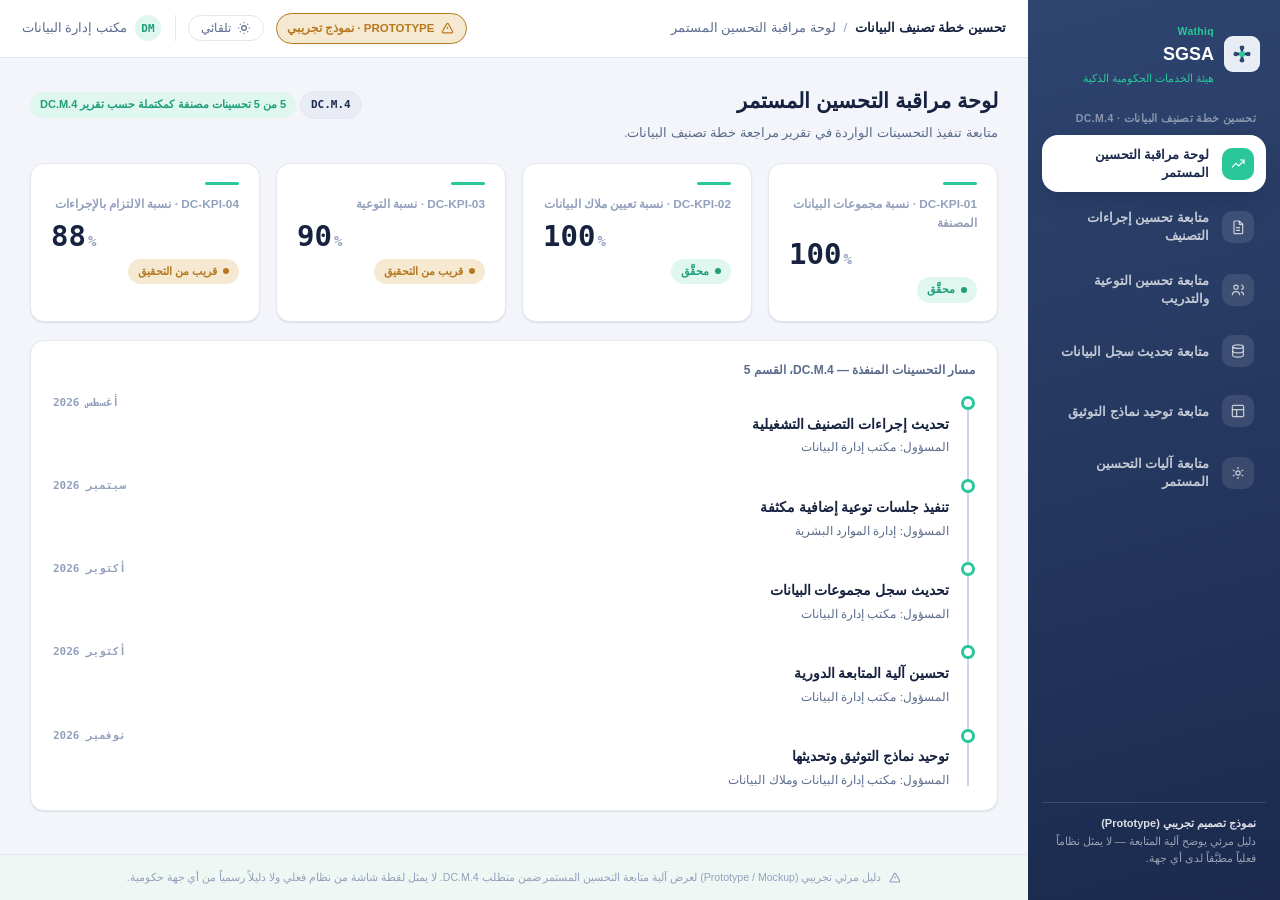
<file: wathiq_portfolio_package/04_Platform_Mockups/SGSA_DC.M.4_Continuous_Improvement_Prototype.html>
<!doctype html>
<html lang="ar" dir="rtl">
<head>
<meta charset="UTF-8">
<meta name="viewport" content="width=device-width, initial-scale=1">
<title>SGSA هيئة الخدمات الحكومية الذكية — دليل متابعة التحسين المستمر (DC.M.4) — Prototype</title>
<style>
:root{
  --font-body:'Segoe UI','Noto Sans Arabic',Tahoma,Arial,sans-serif;
  --font-mono:'Cascadia Code',Consolas,ui-monospace,monospace;

  --ink:#16223F;
  --ink-soft:#5B6B8C;
  --ink-faint:#93A0BD;
  --surface:#F3F5FA;
  --surface-raised:#FFFFFF;
  --surface-sunken:#EFF7F4;
  --border:#E3E8F0;
  --border-strong:#CBD5E3;

  --brand:#1B2A4E;
  --brand-2:#2E4570;
  --brand-tint:#E8ECF5;
  --accent:#29C79A;
  --accent-strong:#1E9E7A;
  --accent-soft:#DFF7EE;

  --good:#1E9E7A;
  --good-soft:#DFF7EE;
  --warning:#B7791F;
  --warning-soft:#F6E9D2;

  --shadow-1: 0 1px 2px rgba(18,24,43,.06), 0 1px 1px rgba(18,24,43,.04);
  --shadow-2: 0 8px 24px rgba(18,24,43,.10), 0 2px 6px rgba(18,24,43,.06);
  --radius-s: 6px; --radius-m: 10px; --radius-l: 14px;
}
@media (prefers-color-scheme: dark){
  :root{
    --ink:#EDF1F7; --ink-soft:#A9B6CE; --ink-faint:#6E7C9B;
    --surface:#0D1526; --surface-raised:#16213B; --surface-sunken:#0A0F1E;
    --border:#24304C; --border-strong:#34456B;
    --brand:#2E4570; --brand-2:#4A6491; --brand-tint:#1C2842;
    --accent:#34D399; --accent-strong:#6EE7B7; --accent-soft:#123526;
    --good:#34D399; --good-soft:#123526; --warning:#DCAE58; --warning-soft:#332711;
    --shadow-1: 0 1px 2px rgba(0,0,0,.35); --shadow-2: 0 10px 28px rgba(0,0,0,.45);
  }
}
:root[data-theme="dark"]{
  --ink:#EDF1F7; --ink-soft:#A9B6CE; --ink-faint:#6E7C9B;
  --surface:#0D1526; --surface-raised:#16213B; --surface-sunken:#0A0F1E;
  --border:#24304C; --border-strong:#34456B;
  --brand:#2E4570; --brand-2:#4A6491; --brand-tint:#1C2842;
  --accent:#34D399; --accent-strong:#6EE7B7; --accent-soft:#123526;
  --good:#34D399; --good-soft:#123526; --warning:#DCAE58; --warning-soft:#332711;
  --shadow-1: 0 1px 2px rgba(0,0,0,.35); --shadow-2: 0 10px 28px rgba(0,0,0,.45);
}
:root[data-theme="light"]{
  --ink:#16223F; --ink-soft:#5B6B8C; --ink-faint:#93A0BD;
  --surface:#F3F5FA; --surface-raised:#FFFFFF; --surface-sunken:#EFF7F4;
  --border:#E3E8F0; --border-strong:#CBD5E3;
  --brand:#1B2A4E; --brand-2:#2E4570; --brand-tint:#E8ECF5;
  --accent:#29C79A; --accent-strong:#1E9E7A; --accent-soft:#DFF7EE;
  --good:#1E9E7A; --good-soft:#DFF7EE; --warning:#B7791F; --warning-soft:#F6E9D2;
  --shadow-1: 0 1px 2px rgba(18,24,43,.06), 0 1px 1px rgba(18,24,43,.04);
  --shadow-2: 0 8px 24px rgba(18,24,43,.10), 0 2px 6px rgba(18,24,43,.06);
}

*{box-sizing:border-box;}
html,body{height:100%;}
html{ direction:rtl; }
body{
  margin:0; background:var(--surface); color:var(--ink);
  font-family:var(--font-body); font-size:14px; line-height:1.6;
  -webkit-font-smoothing:antialiased; direction:rtl;
}
.tabular{ font-variant-numeric: tabular-nums; font-family:var(--font-mono); direction:ltr; unicode-bidi:isolate; }
button{ font-family: inherit; }
:focus-visible{ outline:2px solid var(--accent); outline-offset:2px; }

.app{
  display:grid;
  grid-template-columns: 252px 1fr;
  grid-template-rows: 58px 1fr 46px;
  grid-template-areas: "sidebar topbar" "sidebar main" "sidebar footer";
  height:100vh; min-height:680px;
}

.sidebar{ grid-area:sidebar; background:linear-gradient(165deg, var(--brand-2) 0%, var(--brand) 100%); color:#fff; display:flex; flex-direction:column; padding:20px 14px; gap:22px; overflow-y:auto; }
.brandmark{ display:flex; align-items:center; gap:10px; padding:2px 6px; }
.seal{
  width:36px; height:36px; flex:0 0 auto; border-radius:9px;
  background: var(--brand-tint);
  display:flex; align-items:center; justify-content:center;
  box-shadow: inset 0 0 0 1px rgba(255,255,255,.25);
}
.brand-name{ font-weight:700; font-size:18px; }
.brand-sub{ font-size:10.5px; color:rgba(255,255,255,.62); margin-top:1px; }

.nav-group-label{ font-size:10.5px; letter-spacing:.4px; text-transform:uppercase; color:rgba(255,255,255,.45); padding:0 10px; margin-bottom:8px; font-weight:700; }
.nav{ display:flex; flex-direction:column; gap:6px; }
.nav-item{
  --item-bg: transparent;
  --item-fg: rgba(255,255,255,.72);
  --item-icon-bg: rgba(255,255,255,.10);
  display:flex; align-items:center; gap:13px; padding:11px 12px; border-radius:16px;
  color:var(--item-fg); cursor:pointer; border:none; background:var(--item-bg); width:100%;
  font-size:13px; text-align:right; font-weight:600;
  transition: background-color .22s ease, color .22s ease, box-shadow .22s ease, transform .18s ease;
}
.nav-item .ic{
  flex:0 0 auto; width:32px; height:32px; border-radius:10px;
  display:flex; align-items:center; justify-content:center;
  background:var(--item-icon-bg);
  transition: background-color .22s ease;
}
.nav-item .ic svg{ width:16px; height:16px; flex:0 0 auto; stroke:currentColor; }
.nav-item .label{ flex:1; line-height:1.35; }
.nav-item:hover{ --item-bg: rgba(255,255,255,.08); --item-fg:#fff; --item-icon-bg: rgba(255,255,255,.16); transform: translateX(-2px); }
.nav-item:focus-visible{ outline:2px solid var(--accent); outline-offset:2px; }
.nav-item.active{ --item-bg:#FFFFFF; --item-fg:var(--brand); --item-icon-bg: rgba(27,42,78,.10); box-shadow: 0 10px 24px -6px rgba(18,32,62,.35); }
.nav-item.active:hover{ transform:none; }
.nav-item.active .ic{ background: var(--accent); }
.nav-item.active .ic svg{ stroke:#fff; }

.sidebar-foot{ margin-top:auto; padding:12px 10px; border-top:1px solid rgba(255,255,255,.14); font-size:11px; color:rgba(255,255,255,.55); line-height:1.6; }
.sidebar-foot b{ color:rgba(255,255,255,.85); }

.topbar{ grid-area:topbar; background:var(--surface-raised); border-bottom:1px solid var(--border); display:flex; align-items:center; justify-content:space-between; padding:0 22px; }
.crumb{ display:flex; align-items:center; gap:8px; font-size:13px; color:var(--ink-soft); }
.crumb b{ color:var(--ink); font-weight:700; }
.crumb .sep{ color:var(--ink-faint); }
.topbar-right{ display:flex; align-items:center; gap:12px; }

.proto-badge{ display:flex; align-items:center; gap:7px; padding:5px 12px 5px 10px; border-radius:20px; background:var(--warning-soft); border:1px solid var(--warning); font-size:11.5px; font-weight:700; color:var(--warning); }
.proto-badge svg{ width:13px; height:13px; }
.entity-chip{ display:flex; align-items:center; gap:8px; font-size:12.5px; color:var(--ink-soft); padding-right:14px; border-right:1px solid var(--border); }
.entity-avatar{ width:26px; height:26px; border-radius:50%; background:var(--accent-soft); color:var(--accent-strong); display:flex; align-items:center; justify-content:center; font-weight:700; font-size:11px; font-family:var(--font-mono); }
.theme-toggle{ border:1px solid var(--border); background:var(--surface-raised); color:var(--ink-soft); border-radius:20px; padding:5px 12px; font-size:11.5px; cursor:pointer; display:flex; align-items:center; gap:6px; }
.theme-toggle:hover{ border-color:var(--border-strong); color:var(--ink); }

.main{ grid-area:main; overflow-y:auto; padding:26px 30px 34px; }
.view{ display:none; max-width:1080px; margin:0 auto; }
.view.active{ display:block; animation: fadein .18s ease; }
@keyframes fadein{ from{opacity:0; transform:translateY(3px);} to{opacity:1; transform:none;} }
@media (prefers-reduced-motion: reduce){ .view.active{ animation:none; } }

.view-head{ display:flex; align-items:baseline; justify-content:space-between; margin-bottom:20px; gap:16px; flex-wrap:wrap; }
.view-title{ font-size:21px; font-weight:700; text-wrap:balance; }
.view-desc{ font-size:12.6px; color:var(--ink-soft); margin-top:5px; max-width:64ch; }
.badge{ display:inline-flex; align-items:center; gap:6px; font-size:11px; font-weight:700; padding:4px 10px; border-radius:20px; }
.badge-req{ background:var(--brand-tint); color:var(--brand); border:1px solid var(--border); font-family:var(--font-mono); direction:ltr; }
.badge-good{ background:var(--good-soft); color:var(--good); }

.grid{ display:grid; gap:16px; }
.grid-4{ grid-template-columns:repeat(4, 1fr); }
@media (max-width: 980px){ .grid-4{ grid-template-columns:repeat(2,1fr);} }

.card{ background:var(--surface-raised); border:1px solid var(--border); border-radius:var(--radius-l); box-shadow:var(--shadow-1); }
.card-pad{ padding:20px 22px; }
.card-head{ display:flex; align-items:center; justify-content:space-between; margin-bottom:14px; gap:10px; }
.card-title{ font-size:12px; font-weight:700; color:var(--ink-soft); }

.kpi-tile{ padding:18px 20px; display:flex; flex-direction:column; gap:8px; }
.kpi-accentbar{ height:3px; width:34px; border-radius:2px; background:var(--accent); margin-bottom:2px; }
.kpi-label{ font-size:11.8px; font-weight:700; color:var(--ink-faint); }
.kpi-value{ font-family:var(--font-mono); direction:ltr; font-size:29px; font-weight:700; color:var(--ink); line-height:1; }
.kpi-value small{ font-size:14px; font-weight:600; color:var(--ink-faint); margin-inline-start:2px; }

.status-pill{ display:inline-flex; align-items:center; gap:6px; font-size:11px; font-weight:700; padding:4px 10px; border-radius:20px; white-space:nowrap; width:fit-content; }
.status-pill .dot{ width:6px; height:6px; border-radius:50%; background:currentColor; flex:0 0 auto; }
.status-good{ background:var(--good-soft); color:var(--good); }
.status-warn{ background:var(--warning-soft); color:var(--warning); }

/* ---------- Timeline ---------- */
.timeline{ position:relative; padding-inline-start:26px; display:flex; flex-direction:column; gap:20px; }
.timeline::before{ content:""; position:absolute; inset-inline-start:6px; top:4px; bottom:4px; width:2px; background:var(--border-strong); }
.tl-item{ position:relative; }
.tl-dot{ position:absolute; inset-inline-start:-26px; top:2px; width:14px; height:14px; border-radius:50%; background:var(--surface-raised); border:3px solid var(--accent); }
.tl-date{ font-family:var(--font-mono); direction:ltr; font-size:11px; color:var(--ink-faint); font-weight:700; }
.tl-title{ font-size:13.5px; font-weight:700; margin-top:2px; }
.tl-owner{ font-size:11.8px; color:var(--ink-soft); margin-top:3px; }

/* ---------- Improvement fact card (screens 2,3,4,5) ---------- */
.fact-grid{ display:grid; grid-template-columns: 150px 1fr; gap:10px 16px; }
.fact-label{ font-size:12px; font-weight:700; color:var(--ink-faint); align-self:start; padding-top:1px; }
.fact-value{ font-size:13.5px; color:var(--ink); }
.fact-value.mono{ font-family:var(--font-mono); direction:ltr; text-align:right; }
.divider{ height:1px; background:var(--border); margin:16px 0; }
.ref-chip{ display:inline-flex; align-items:center; gap:7px; font-size:12px; font-weight:600; padding:6px 12px; border-radius:8px; background:var(--surface-sunken); border:1px solid var(--border); color:var(--ink-soft); }

/* ---------- Table (screen 6) ---------- */
.table-wrap{ overflow-x:auto; }
table{ width:100%; border-collapse:collapse; font-size:12.6px; }
thead th{ text-align:right; font-size:10.6px; text-transform:uppercase; color:var(--ink-faint); font-weight:700; padding:0 14px 10px; border-bottom:1px solid var(--border-strong); white-space:nowrap; }
tbody td{ padding:13px 14px; border-bottom:1px solid var(--border); vertical-align:top; color:var(--ink); }
tbody tr:last-child td{ border-bottom:none; }
tbody tr:hover{ background:var(--surface-sunken); }
td.mono{ font-family:var(--font-mono); direction:ltr; text-align:left; }
.row-title{ font-weight:700; }

.footer-note{ grid-area:footer; background:var(--surface-sunken); border-top:1px solid var(--border); display:flex; align-items:center; justify-content:center; gap:8px; font-size:10.6px; color:var(--ink-faint); padding:0 20px; text-align:center; }
.footer-note svg{ width:12px; height:12px; flex:0 0 auto; }
</style>
</head>
<body>

<div class="app">

  <!-- ================= SIDEBAR ================= -->
  <nav class="sidebar" aria-label="التنقل الرئيسي — SGSA">
    <div class="brandmark">
      <div class="seal"><svg viewBox="0 0 100 100" fill="none" width="26" height="26"><line x1="50" y1="50" x2="50" y2="26" stroke="var(--brand)" stroke-width="9" stroke-linecap="round"/><line x1="50" y1="50" x2="50" y2="74" stroke="var(--brand)" stroke-width="9" stroke-linecap="round"/><line x1="50" y1="50" x2="26" y2="50" stroke="var(--brand)" stroke-width="9" stroke-linecap="round"/><line x1="50" y1="50" x2="74" y2="50" stroke="var(--brand)" stroke-width="9" stroke-linecap="round"/><circle cx="50" cy="26" r="9" fill="var(--brand-2)"/><circle cx="50" cy="74" r="9" fill="var(--brand-2)"/><circle cx="26" cy="50" r="9" fill="var(--brand-2)"/><circle cx="74" cy="50" r="9" fill="var(--brand-2)"/><circle cx="50" cy="50" r="12" fill="var(--accent)"/></svg></div>
      <div>
        <div class="brand-sub" style="color:var(--accent); font-weight:700; letter-spacing:.3px;">Wathiq</div>
        <div class="brand-name">SGSA</div>
        <div class="brand-sub" style="color:var(--accent);">هيئة الخدمات الحكومية الذكية</div>
      </div>
    </div>

    <div>
      <div class="nav-group-label">تحسين خطة تصنيف البيانات · DC.M.4</div>
      <div class="nav" role="tablist" aria-orientation="vertical">
        <button class="nav-item active" data-view="monitor" role="tab" aria-selected="true">
          <span class="ic"><svg viewBox="0 0 24 24" fill="none" stroke="currentColor" stroke-width="1.8"><path d="M3 17 9 11l4 4 8-8"/><path d="M15 6h6v6"/></svg></span>
          <span class="label">لوحة مراقبة التحسين المستمر</span>
        </button>
        <button class="nav-item" data-view="procedures" role="tab" aria-selected="false">
          <span class="ic"><svg viewBox="0 0 24 24" fill="none" stroke="currentColor" stroke-width="1.8"><path d="M7 3h7l5 5v13a1 1 0 0 1-1 1H7a1 1 0 0 1-1-1V4a1 1 0 0 1 1-1Z"/><path d="M14 3v5h5"/><path d="M9 13h6M9 17h6"/></svg></span>
          <span class="label">متابعة تحسين إجراءات التصنيف</span>
        </button>
        <button class="nav-item" data-view="awareness" role="tab" aria-selected="false">
          <span class="ic"><svg viewBox="0 0 24 24" fill="none" stroke="currentColor" stroke-width="1.8"><circle cx="9" cy="8" r="3.2"/><path d="M3.5 20c0-3.3 2.5-5.5 5.5-5.5s5.5 2.2 5.5 5.5"/><path d="M16.5 4.5A3.2 3.2 0 0 1 17 11"/><path d="M20.5 20c0-2.7-1.7-4.7-4-5.3"/></svg></span>
          <span class="label">متابعة تحسين التوعية والتدريب</span>
        </button>
        <button class="nav-item" data-view="register" role="tab" aria-selected="false">
          <span class="ic"><svg viewBox="0 0 24 24" fill="none" stroke="currentColor" stroke-width="1.8"><ellipse cx="12" cy="5.5" rx="8" ry="2.7"/><path d="M4 5.5V12c0 1.5 3.6 2.7 8 2.7s8-1.2 8-2.7V5.5"/><path d="M4 12v6.5c0 1.5 3.6 2.7 8 2.7s8-1.2 8-2.7V12"/></svg></span>
          <span class="label">متابعة تحديث سجل البيانات</span>
        </button>
        <button class="nav-item" data-view="templates" role="tab" aria-selected="false">
          <span class="ic"><svg viewBox="0 0 24 24" fill="none" stroke="currentColor" stroke-width="1.8"><rect x="3.5" y="3.5" width="17" height="17" rx="2"/><path d="M3.5 10h17M10 10v10.5"/></svg></span>
          <span class="label">متابعة توحيد نماذج التوثيق</span>
        </button>
        <button class="nav-item" data-view="mechanism" role="tab" aria-selected="false">
          <span class="ic"><svg viewBox="0 0 24 24" fill="none" stroke="currentColor" stroke-width="1.8"><circle cx="12" cy="12" r="3.2"/><path d="M12 3v3M12 18v3M4.2 7.5l2.6 1.5M17.2 15l2.6 1.5M4.2 16.5l2.6-1.5M17.2 9l2.6-1.5"/></svg></span>
          <span class="label">متابعة آليات التحسين المستمر</span>
        </button>
      </div>
    </div>

    <div class="sidebar-foot">
      <b>نموذج تصميم تجريبي (Prototype)</b><br/>
      دليل مرئي يوضح آلية المتابعة — لا يمثل نظاماً فعلياً مطبَّقاً لدى أي جهة.
    </div>
  </nav>

  <!-- ================= TOPBAR ================= -->
  <header class="topbar">
    <div class="crumb"><b>تحسين خطة تصنيف البيانات</b><span class="sep">/</span><span id="crumb-view">لوحة مراقبة التحسين المستمر</span></div>
    <div class="topbar-right">
      <div class="proto-badge" title="Prototype / Mockup — نموذج واجهة تجريبي، وليس لقطة نظام فعلي">
        <svg viewBox="0 0 24 24" fill="none" stroke="currentColor" stroke-width="2.2"><path d="M12 9v4M12 17h.01"/><path d="M10.3 3.9 2.6 17.5A1.8 1.8 0 0 0 4.2 20h15.6a1.8 1.8 0 0 0 1.6-2.5L13.7 3.9a1.8 1.8 0 0 0-3.4 0Z"/></svg>
        PROTOTYPE · نموذج تجريبي
      </div>
      <button class="theme-toggle" id="themeToggle" aria-label="تبديل المظهر">
        <svg width="14" height="14" viewBox="0 0 24 24" fill="none" stroke="currentColor" stroke-width="2"><circle cx="12" cy="12" r="4"/><path d="M12 2v2M12 20v2M4.9 4.9l1.4 1.4M17.7 17.7l1.4 1.4M2 12h2M20 12h2M4.9 19.1l1.4-1.4M17.7 6.3l1.4-1.4"/></svg>
        <span id="themeLabel">تلقائي</span>
      </button>
      <div class="entity-chip"><div class="entity-avatar">DM</div>مكتب إدارة البيانات</div>
    </div>
  </header>

  <!-- ================= MAIN ================= -->
  <main class="main">

    <!-- ============ الشاشة 1 — لوحة مراقبة التحسين المستمر ============ -->
    <section class="view active" id="view-monitor">
      <div class="view-head">
        <div>
          <div class="view-title">لوحة مراقبة التحسين المستمر</div>
          <div class="view-desc">متابعة تنفيذ التحسينات الواردة في تقرير مراجعة خطة تصنيف البيانات.</div>
        </div>
        <div class="view-meta">
          <span class="badge badge-req">DC.M.4</span>
          <span class="badge badge-good">5 من 5 تحسينات مصنفة كمكتملة حسب تقرير DC.M.4</span>
        </div>
      </div>

      <div class="grid grid-4" style="margin-bottom:18px;">
        <div class="card kpi-tile">
          <div class="kpi-accentbar"></div>
          <div class="kpi-label">DC-KPI-01 · نسبة مجموعات البيانات المصنفة</div>
          <div class="kpi-value">100<small>%</small></div>
          <span class="status-pill status-good"><span class="dot"></span>محقَّق</span>
        </div>
        <div class="card kpi-tile">
          <div class="kpi-accentbar"></div>
          <div class="kpi-label">DC-KPI-02 · نسبة تعيين ملاك البيانات</div>
          <div class="kpi-value">100<small>%</small></div>
          <span class="status-pill status-good"><span class="dot"></span>محقَّق</span>
        </div>
        <div class="card kpi-tile">
          <div class="kpi-accentbar"></div>
          <div class="kpi-label">DC-KPI-03 · نسبة التوعية</div>
          <div class="kpi-value">90<small>%</small></div>
          <span class="status-pill status-warn"><span class="dot"></span>قريب من التحقيق</span>
        </div>
        <div class="card kpi-tile">
          <div class="kpi-accentbar"></div>
          <div class="kpi-label">DC-KPI-04 · نسبة الالتزام بالإجراءات</div>
          <div class="kpi-value">88<small>%</small></div>
          <span class="status-pill status-warn"><span class="dot"></span>قريب من التحقيق</span>
        </div>
      </div>

      <div class="card card-pad">
        <div class="card-head"><div class="card-title">مسار التحسينات المنفذة — DC.M.4، القسم 5</div></div>
        <div class="timeline" id="timeline"></div>
      </div>
    </section>

    <!-- ============ الشاشة 2 — متابعة تحسين إجراءات التصنيف التشغيلية ============ -->
    <section class="view" id="view-procedures">
      <div class="view-head">
        <div>
          <div class="view-title">متابعة تحسين إجراءات التصنيف التشغيلية</div>
        </div>
        <div class="badge badge-req">DC.M.4 · تحسين 1</div>
      </div>
      <div class="card card-pad">
        <div class="fact-grid">
          <div class="fact-label">التحسين</div><div class="fact-value">تحديث إجراءات التصنيف التشغيلية</div>
          <div class="fact-label">الحالة</div><div class="fact-value"><span class="status-pill status-good"><span class="dot"></span>مكتمل</span></div>
          <div class="fact-label">تاريخ التنفيذ</div><div class="fact-value mono">أغسطس 2026</div>
          <div class="fact-label">المسؤول</div><div class="fact-value">مكتب إدارة البيانات</div>
          <div class="fact-label">سبب التحسين</div><div class="fact-value">توحيد التطبيق وإغلاق الفجوات المكتشفة في مراجعة الإجراءات</div>
        </div>
      </div>
    </section>

    <!-- ============ الشاشة 3 — متابعة تحسين برامج التوعية والتدريب ============ -->
    <section class="view" id="view-awareness">
      <div class="view-head">
        <div>
          <div class="view-title">متابعة تحسين برامج التوعية والتدريب</div>
        </div>
        <div class="badge badge-req">DC.M.4 · تحسين 2</div>
      </div>
      <div class="card card-pad">
        <div class="fact-grid">
          <div class="fact-label">التحسين</div><div class="fact-value">تنفيذ جلسات توعية إضافية مكثفة</div>
          <div class="fact-label">الحالة</div><div class="fact-value"><span class="status-pill status-good"><span class="dot"></span>مكتمل</span></div>
          <div class="fact-label">تاريخ التنفيذ</div><div class="fact-value mono">سبتمبر 2026</div>
          <div class="fact-label">المسؤول</div><div class="fact-value">إدارة الموارد البشرية</div>
          <div class="fact-label">سبب التحسين</div><div class="fact-value">تغطية الموظفين الذين فاتتهم الجلسات السابقة وتعزيز الوعي</div>
        </div>
        <div class="divider"></div>
        <div class="fact-grid">
          <div class="fact-label">المؤشر المرتبط</div><div class="fact-value mono">DC-KPI-03</div>
          <div class="fact-label">القيمة قبل التحسين</div><div class="fact-value">90% <span style="color:var(--ink-faint); font-size:12px;">(حسب تقرير DC.M.3)</span></div>
          <div class="fact-label">نتيجة التحسين</div><div class="fact-value">95% <span style="color:var(--ink-faint); font-size:12px;">(حسب نتائج المراجعة في DC.M.4)</span></div>
        </div>
      </div>
    </section>

    <!-- ============ الشاشة 4 — متابعة تحديث سجل مجموعات البيانات ============ -->
    <section class="view" id="view-register">
      <div class="view-head">
        <div>
          <div class="view-title">متابعة تحديث سجل مجموعات البيانات</div>
        </div>
        <div class="badge badge-req">DC.M.4 · تحسين 3</div>
      </div>
      <div class="card card-pad">
        <div class="fact-grid">
          <div class="fact-label">التحسين</div><div class="fact-value">تحديث سجل مجموعات البيانات</div>
          <div class="fact-label">الحالة</div><div class="fact-value"><span class="status-pill status-good"><span class="dot"></span>مكتمل</span></div>
          <div class="fact-label">تاريخ التنفيذ</div><div class="fact-value mono">أكتوبر 2026</div>
          <div class="fact-label">المسؤول</div><div class="fact-value">مكتب إدارة البيانات</div>
          <div class="fact-label">سبب التحسين</div><div class="fact-value">تحديث وتوسيع السجل لضمان اكتمال التصنيف وشمولية التغطية</div>
        </div>
        <div class="divider"></div>
        <span class="ref-chip">مرجع المتابعة: سجل مجموعات البيانات (DC.M.5)</span>
      </div>
    </section>

    <!-- ============ الشاشة 5 — متابعة توحيد نماذج التوثيق ============ -->
    <section class="view" id="view-templates">
      <div class="view-head">
        <div>
          <div class="view-title">متابعة توحيد نماذج التوثيق</div>
        </div>
        <div class="badge badge-req">DC.M.4 · تحسين 5</div>
      </div>
      <div class="card card-pad">
        <div class="fact-grid">
          <div class="fact-label">التحسين</div><div class="fact-value">توحيد نماذج التوثيق وتحديثها</div>
          <div class="fact-label">الحالة</div><div class="fact-value"><span class="status-pill status-good"><span class="dot"></span>مكتمل</span></div>
          <div class="fact-label">تاريخ التنفيذ</div><div class="fact-value mono">نوفمبر 2026</div>
          <div class="fact-label">المسؤول</div><div class="fact-value">مكتب إدارة البيانات وملاك البيانات</div>
          <div class="fact-label">سبب التحسين</div><div class="fact-value">معالجة التباين في حقول البيانات الوصفية بين الإدارات</div>
        </div>
      </div>
    </section>

    <!-- ============ الشاشة 6 — متابعة آليات التحسين المستمر ============ -->
    <section class="view" id="view-mechanism">
      <div class="view-head">
        <div>
          <div class="view-title">متابعة آليات التحسين المستمر</div>
          <div class="view-desc">ملخص التحسينات الخمسة وربطها بآثار التحسين الواردة في تقرير DC.M.4.</div>
        </div>
        <div class="badge badge-req">DC.M.4 · الأقسام 5–6 والمؤشرات المرتبطة</div>
      </div>
      <div class="card">
        <div class="table-wrap">
          <table>
            <thead><tr><th>التحسين</th><th>الحالة</th><th>التاريخ</th><th>المسؤول</th><th>أثر التحسين</th></tr></thead>
            <tbody id="mechanism-body"></tbody>
          </table>
        </div>
      </div>
    </section>

  </main>

  <footer class="footer-note">
    <svg viewBox="0 0 24 24" fill="none" stroke="currentColor" stroke-width="2.2"><path d="M12 9v4M12 17h.01"/><path d="M10.3 3.9 2.6 17.5A1.8 1.8 0 0 0 4.2 20h15.6a1.8 1.8 0 0 0 1.6-2.5L13.7 3.9a1.8 1.8 0 0 0-3.4 0Z"/></svg>
    دليل مرئي تجريبي (Prototype / Mockup) لعرض آلية متابعة التحسين المستمر ضمن متطلب DC.M.4. لا يمثل لقطة شاشة من نظام فعلي ولا دليلاً رسمياً من أي جهة حكومية.
  </footer>
</div>

<script>
(function(){
  var views = {
    monitor: "لوحة مراقبة التحسين المستمر",
    procedures: "متابعة تحسين إجراءات التصنيف",
    awareness: "متابعة تحسين التوعية والتدريب",
    register: "متابعة تحديث سجل البيانات",
    templates: "متابعة توحيد نماذج التوثيق",
    mechanism: "متابعة آليات التحسين المستمر"
  };
  var navItems = document.querySelectorAll(".nav-item");
  var crumb = document.getElementById("crumb-view");
  navItems.forEach(function(btn){
    btn.addEventListener("click", function(){
      var key = btn.getAttribute("data-view");
      navItems.forEach(function(b){ b.classList.remove("active"); b.setAttribute("aria-selected","false"); });
      btn.classList.add("active"); btn.setAttribute("aria-selected","true");
      document.querySelectorAll(".view").forEach(function(v){ v.classList.remove("active"); });
      document.getElementById("view-" + key).classList.add("active");
      crumb.textContent = views[key];
    });
  });

  var root = document.documentElement;
  var label = document.getElementById("themeLabel");
  var labels = { auto:"تلقائي", light:"فاتح", dark:"داكن" };
  var state = "auto";
  document.getElementById("themeToggle").addEventListener("click", function(){
    state = state === "auto" ? "light" : state === "light" ? "dark" : "auto";
    if(state === "auto"){ root.removeAttribute("data-theme"); } else { root.setAttribute("data-theme", state); }
    label.textContent = labels[state];
  });

  // ---- Timeline — DC.M.4, القسم 5 (حرفياً: العنوان + التاريخ + المسؤول فقط) ----
  var improvements = [
    { date:"أغسطس 2026", title:"تحديث إجراءات التصنيف التشغيلية", owner:"مكتب إدارة البيانات" },
    { date:"سبتمبر 2026", title:"تنفيذ جلسات توعية إضافية مكثفة", owner:"إدارة الموارد البشرية" },
    { date:"أكتوبر 2026", title:"تحديث سجل مجموعات البيانات", owner:"مكتب إدارة البيانات" },
    { date:"أكتوبر 2026", title:"تحسين آلية المتابعة الدورية", owner:"مكتب إدارة البيانات" },
    { date:"نوفمبر 2026", title:"توحيد نماذج التوثيق وتحديثها", owner:"مكتب إدارة البيانات وملاك البيانات" }
  ];
  document.getElementById("timeline").innerHTML = improvements.map(function(it){
    return '<div class="tl-item">' +
      '<div class="tl-dot"></div>' +
      '<div class="tl-date">' + it.date + '</div>' +
      '<div class="tl-title">' + it.title + '</div>' +
      '<div class="tl-owner">المسؤول: ' + it.owner + '</div>' +
    '</div>';
  }).join("");

  // ---- Screen 6 — DC.M.4، القسم 5 (الحقائق) + القسم 6 (الأثر، حيث ذُكر صراحة فقط) ----
  var mechanism = [
    { title:"تحديث إجراءات التصنيف التشغيلية", date:"أغسطس 2026", owner:"مكتب إدارة البيانات",
      impact:"ارتفاع مؤشر الالتزام بإجراءات التصنيف (DC-KPI-04) من 65% إلى 88%" },
    { title:"تنفيذ جلسات توعية إضافية مكثفة", date:"سبتمبر 2026", owner:"إدارة الموارد البشرية",
      impact:"ارتفاع نسبة إكمال التوعية من 90% إلى 95%" },
    { title:"تحديث سجل مجموعات البيانات", date:"أكتوبر 2026", owner:"مكتب إدارة البيانات",
      impact:"ارتباط التحسين بتحقيق اكتمال تصنيف مجموعات البيانات ضمن نطاق المرحلة الأولى (وفق مؤشرات التصنيف المرتبطة)" },
    { title:"تحسين آلية المتابعة الدورية", date:"أكتوبر 2026", owner:"مكتب إدارة البيانات",
      impact:"غير مفصَّل بشكل مستقل ضمن القسم 6 من DC.M.4" },
    { title:"توحيد نماذج التوثيق وتحديثها", date:"نوفمبر 2026", owner:"مكتب إدارة البيانات وملاك البيانات",
      impact:"القضاء على التباين في حقول البيانات الوصفية بين الإدارات" }
  ];
  document.getElementById("mechanism-body").innerHTML = mechanism.map(function(m){
    return '<tr>' +
      '<td><div class="row-title">' + m.title + '</div></td>' +
      '<td><span class="status-pill status-good"><span class="dot"></span>مكتمل</span></td>' +
      '<td class="mono">' + m.date + '</td>' +
      '<td>' + m.owner + '</td>' +
      '<td>' + m.impact + '</td>' +
    '</tr>';
  }).join("");
})();
</script>
</body>
</html>
</file>
<file: wathiq_maturity_dashboard/css/tokens.css>
/*
  Design Tokens — PRIMITIVES ONLY
  ================================
  WATHIQ_COLOR_HOOK

  هذا هو الملف الوحيد في كامل المشروع المسموح فيه بقيم Hex/RGB/HSL حرفية.
  كل ملف آخر (theme.css, components.css, layout.css, animations.css,
  index.html) يستهلك هذه القيم عبر var() فقط — لا استثناء.

  ============================================================
  Enterprise SaaS Polish Pass (هذه الجولة) — منظَّم حسب Token Architecture
  المطلوبة: Brand / Neutral (Dark 4-Layer) / Glow / Status / Shape / Shadow
  / Spacing. القيم اللونية الأساسية (Primary/Accent/Secondary/Text) لم
  تتغيّر عن الجولة السابقة — فقط طبقات Dark، شفافية التوهّج، والـ Shadow
  الجديدة مُعطاة حرفياً هذه المرة.
  ============================================================
*/

:root {
  /* ================================================================
     BRAND
     ================================================================ */
  --primary-light: #1d2740;
  --primary-light-hover: #263252; /* درجة أفتح قليلاً من primary-light -- Hover لأزرار/عناصر تفاعلية تستخدم brand-primary في الفاتح */
  --primary-light-active: #141c30; /* درجة أغمق قليلاً -- Active/Pressed */
  --accent-teal: #2ad1d6; /* نفس القيمة في الوضعين حرفياً */
  --accent-teal-rgb: 42, 209, 214; /* نفس accent-teal، بصيغة ثلاثية لبناء rgba() للتوهّج/drop-shadow */
  --accent-teal-hover: #22b8bc; /* أغمق قليلاً من accent-teal -- Hover (يُستخدم في الوضعين، إذ accent-teal ثابت حرفياً في الاثنين) */
  --accent-teal-active: #1c9ea1; /* أغمق أكثر -- Active/Pressed */
  --secondary-teal-light: #0fa3b1;

  /* ================================================================
     NEUTRAL — Light
     ================================================================ */
  --bg-light: #f5f9fe;
  --elevated-light: #ffffff; /* سطح مرتفع فوق --surface العادي (شبه شفاف 0.88) -- صلب بالكامل، للـ Modal/القوائم المنسدلة حيث تكدّس محتوى فوق بطاقات أخرى */
  --text-primary-light: #374151;
  --text-secondary-light: #6b7280;
  --text-disabled-light: #a7b0be; /* أفتح من secondary، للعناصر المعطّلة (أزرار/حقول disabled) */
  --text-numbers-light: #06182c;
  --border-light-rgb: 15, 60, 100; /* لبناء rgba(...,0.08/0.10) لحدود البطاقات الفاتحة */
  --white-rgb: 255, 255, 255;
  --border-strong-light: #c7cce0;
  --border-strong-dark: #4a5e7b;

  /* ================================================================
     NEUTRAL — Dark، 4 طبقات صريحة ومتصاعدة الإضاءة (Background < Surface
     < Card < Highlighted) — مُعطاة حرفياً هذه الجولة، تحل محل قيم الجولة
     السابقة (كانت Cards أغمق من Surface بالخطأ حسب المصدر القديم؛ هذه
     المجموعة الجديدة مرتّبة تصاعدياً بلا التباس). ================ */
  --bg-dark: #0b1220; /* Background */
  --dark-surface: #111c2e; /* Surface */
  --dark-card: #162235; /* Card */
  --dark-highlighted: #1d3148; /* Highlighted / Selected */
  --dark-elevated: #1a2740; /* أعلى طبقة -- فوق dark-highlighted، للـ Modal فقط، تُبقي المودال مميّزاً عن أي بطاقة "Selected" في نفس الصفحة */

  --text-primary-dark: #e5e7eb;
  --text-secondary-dark: #94a3b8;
  --text-disabled-dark: #566379; /* أغمق من secondary، للعناصر المعطّلة في الداكن */
  --text-numbers-dark: #f8fafc;
  --active-text-dark: #04202b; /* نص الأزرار النشطة فوق تعبئة Accent في الداكن */
  --accent-light-dark: #54e6e8; /* الطرف الثاني لتدرّج Progress الداكن */

  /* ================================================================
     GLOW — عائلة Cyan/Teal فقط (حذفنا Sky/Blue/Indigo من الجولة السابقة
     بناءً على تعليمة صريحة "استخدم فقط Cyan/Teal family"). القيم الثلاث
     أدناه مطابقة حرفياً للأمثلة المُعطاة:
       rgba(42,209,214,.15) = --accent-teal-rgb أعلاه
       rgba(34,211,238,.12) = --glow-cyan-rgb
       rgba(94,234,212,.10) = --glow-mint-rgb
     ثلاثيات بلا Alpha — الشفافية تُبنى في theme.css فقط. ================ */
  --glow-cyan-rgb: 34, 211, 238;
  --glow-mint-rgb: 94, 234, 212;

  /* ================================================================
     STATUS — محايدة تماماً (Saturation=0% مؤكَّد)، لا Amber/Coral.
     Success يُبنى من Accent (Teal) لا من هذه العائلة — انظر theme.css.
     ================================================================ */
  --gray-100: #f0f0f0;
  --gray-600: #696969; /* Accessibility fix: كانت #737373 (تباين 4.16:1 على
    gray-100 -- تفشل WCAG AA للنص 4.5:1). القيمة الجديدة 4.82:1، محايدة
    تماماً بنفس العائلة (S=0%)، مُستهلَكة حصراً من --status-warning. */
  --gray-900: #262626;
  --gray-dark-300: #b8b8b8; /* Accessibility fix: كانت #a6a6a6 (تباين 3.82:1
    على gray-dark-700 -- تفشل WCAG AA). القيمة الجديدة 4.68:1، نفس العائلة
    المحايدة، مُستهلَكة حصراً من --status-warning (الوضع الداكن). */
  --gray-dark-700: #474747;

  --white: #ffffff;

  /* ================================================================
     CHART PALETTE — عائلة Navy/Teal/محايد فقط (نفس منطق GLOW أعلاه)،
     بلا Rainbow وبلا ألوان صاخبة. مُعَدّة للاستخدام المستقبلي إن احتاجت
     أي صفحة رسماً بيانياً متعدد الفئات (Bar/Donut) -- لا رسم بياني في
     هذه الواجهة حالياً يستهلكها. أربع درجات متمايزة بالإضاءة/التشبّع
     ضمن نفس العائلة اللونية للهوية (Primary → Accent → درجتان محايدتان)
     بدل الاعتماد على تباين اللون فقط عند تجاور أكثر من فئتين. ================ */
  --chart-1-light: #1d2740; /* = primary-light، الفئة الأساسية/الأهم */
  --chart-2-light: #2ad1d6; /* = accent-teal */
  --chart-3-light: #7c8aa8; /* محايد بارد بين النص الثانوي والحدود القوية */
  --chart-4-light: #c7cce0; /* = border-strong-light، أفتح فئة -- خلفية/غير نشط */
  --chart-1-dark: #54e6e8; /* = accent-light-dark */
  --chart-2-dark: #2ad1d6; /* = accent-teal */
  --chart-3-dark: #6b7d99; /* مكافئ محايد بارد للداكن */
  --chart-4-dark: #334463; /* أغمق فئة -- خلفية/غير نشط في الداكن */

  /* Selected / MQ Active state — مُعطاة حرفياً */
  --selected-bg-light: #f0feff;
  --selected-bg-dark: #122b35;

  /* ---- Overlay scrim (modal backdrop) — عام، غير مرتبط بالهوية ---- */
  --scrim: rgba(16, 26, 45, 0.5);
  --scrim-dark: rgba(0, 0, 0, 0.6);

  /* ================================================================
     SHAPE
     ================================================================ */
  --radius-sm: 8px;
  --radius-md: 14px; /* بطاقات ثانوية/مدمجة (Stat, Gap, Note) */
  --radius-lg: 16px; /* بطاقات رئيسية أكبر (MQ, Reco) — تكبير بصري طفيف
    (Optical Corner Radius) حتى تبدو بنفس درجة الاستدارة لبطاقة Stat/Gap
    الأصغر، متسقاً مع الطابع الأكثر Premium في المرجع الأخير */
  --radius-xl: 28px; /* المودال فقط */
  --radius-card-file: 20px; /* بطاقة MQ فقط -- مفهوم "File Card" الجديد،
    مُعطى حرفياً هذه الجولة (20px)، منفصل عن radius-lg العام حتى لا يتأثر
    به Reco Card */

  /* ================================================================
     SHADOW — قيم Enterprise خفيفة (rgba(0,0,0,…) بدل rgba(15,23,42,…)
     السابقة — أخف وأحيَد).
     تعديل مُقاس هذه الجولة (Visual Refinement Pass): 0.06/0.08 السابقتان
     قِيستا فعلياً غير كافيتين لإعطاء البطاقات ارتفاعاً مرئياً في الوضع
     الفاتح -- التباين المحسوب بين --bg و--surface هناك ≈1.05:1 (شبه
     متطابقين، Surface شبه شفافة فوق خلفية قريبة الدرجة منها أصلاً)،
     وحدّ البطاقة الافتراضي (--border-subtle) ≈1.15:1 أيضاً ضعيف جداً --
     فيتبقى الـ Shadow وحده تقريباً كمصدر "الارتفاع" البصري للبطاقة. رُفعت
     القيمتان بشكل معتدل (لا تزالان subtle، ليستا decorative) بدل تغيير
     ألوان Surface/Border المستهلَكة في عشرات المواضع الأخرى. ================ */
  --shadow-card: 0 8px 24px rgba(0, 0, 0, 0.09);
  --shadow-card-hover: 0 12px 28px rgba(0, 0, 0, 0.13);

  /* ================================================================
     SPACING — سلّم مسافات موحّد، يُستهلَك حيث يلزم توحيد Padding البطاقات
     (24px = --space-6) بدل قيم متفرقة (22/24px) سابقاً.
     ================================================================ */
  --space-1: 4px;
  --space-2: 8px;
  --space-3: 12px;
  --space-4: 16px;
  --space-5: 20px;
  --space-6: 24px;
  --space-7: 32px;

  /* ================================================================
     MOTION
     ================================================================ */
  --ease-standard: cubic-bezier(0.22, 1, 0.36, 1);
  --duration-fast: 150ms;
  --duration-hover: 180ms; /* Card hover / selected — مُعطاة حرفياً هذه الجولة */
  --duration-base: 240ms;

  --font-body: "Segoe UI", "Tahoma", "Arial", sans-serif;
  --font-display: "Segoe UI", "Tahoma", "Arial", sans-serif;

  /* ================================================================
     Z-INDEX — سلّم صريح بدل أرقام حرة متفرقة (كانت 20 للـ Header و50
     للـ Modal Overlay مباشرة في layout.css/components.css). القيم نفسها
     لم تتغيّر -- فقط أصبحت مُسمّاة ومركزية هنا. ================ */
  --z-sticky-header: 20;
  --z-modal: 50;
}

@media (prefers-reduced-motion: reduce) {
  :root {
    --duration-fast: 0ms;
    --duration-hover: 0ms;
    --duration-base: 0ms;
  }
}
</file>
<file: wathiq_maturity_dashboard/css/theme.css>
/*
  Semantic Theme Tokens (Light + Dark)
  ====================================
  WATHIQ_COLOR_HOOK

  يحوّل هذا الملف اللوحة الأساسية (tokens.css) إلى أسماء دلالية يستهلكها
  components.css / layout.css / animations.css / index.html — عبر var()
  فقط، بلا أي قيمة Hex/RGB/HSL حرفية هنا (الشفافيات المبنية من rgba(var(...))
  ليست استثناءً -- القناة اللونية نفسها من tokens.css، الرقم هنا Alpha فقط).

  ============================================================
  Enterprise SaaS Polish Pass (هذه الجولة)
  ============================================================
  جديد هذه الجولة:
    - Dark Surface أُعيد بناؤه على 4 أسماء غير ملتبسة (bg-dark/dark-surface/
      dark-card/dark-highlighted) بترتيب تصاعدي حقيقي في الإضاءة — يلغي
      ملاحظة "Cards أغمق من Surface" من الجولة السابقة.
    - --bg-gradient خُفِّض إلى 3 طبقات فقط (بدل 7) وبشفافية أخفض — "خلفية
      داعمة لا تنافس المحتوى"، عائلة Cyan/Teal حصراً.
    - --border-subtle جديد: حدّ بطاقات خفيف جداً (0.08 Alpha) بدل
      `transparent` الكامل — يحقق "Border يظهر تدريجياً" عبر transition
      من subtle إلى strong عند hover، بدل transparent إلى color.
    - --state-selected-bg / --state-selected-border جديدان لحالة MQ
      Selected (بطاقة موسَّعة) — مُعطاة حرفياً لكل وضع.
    - --logo-filter جديد: drop-shadow خفيف جداً في الداكن فقط لتحسين وضوح
      الشعار، بدل خلفية/صندوق حوله (أُزيلا من layout.css هذه الجولة).
    - --success / --warning / --error / --text-secondary / --card: أسماء
      إضافية مطلوبة صراحة في "Token Architecture" (بند 11) — أُضيفت
      كـ Aliases لنفس القيم الدلالية القائمة (--status-success وغيرها)
      بدل إعادة تسمية جماعية عبر components.css، لتقليل نطاق اللمس على
      ملف لا يُفترض تعديله إلا عند الحاجة. القيمة الفعلية واحدة، فقط
      اسمان يشيران إليها.

  تعيين الأدوار (بلا تغيير عن سابقه، للمرجعية):
    Primary   → --brand-primary (فاتح: primary-light / داكن: accent-teal)
    Secondary → --brand-secondary (فاتح: secondary-teal-light)
    Accent    → --accent (accent-teal، نفس القيمة حرفياً في الوضعين)
    Background→ --bg (أساس مصمت) + --bg-gradient (توهّج شفاف فوقه)
    Text      → --text-primary / --text-soft (+ --text-numbers)
    Border    → --border (+ border-strong / border-subtle)
    Warning/Error → محايدة تماماً (Gray S=0%) -- لا Amber/Coral

  Active States: Light = Primary تعبئة + نص أبيض. Dark = Accent تعبئة + نص
  داكن (Active-Ink) -- لذلك --text-on-brand يختلف بين الوضعين.

  Progress Bars: Light = Primary→Accent. Dark = Accent→Accent-Light (قيمة
  الطرف الثاني تحدَّثت هذه الجولة إلى accent-light-dark الجديدة).
*/

:root {
  /* ---- Brand ---- */
  --brand-primary: var(--primary-light);
  --brand-primary-hover: var(--primary-light-hover);
  --brand-primary-active: var(--primary-light-active);
  --brand-secondary: var(--secondary-teal-light);
  --brand-tint: rgba(var(--white-rgb), 0.88);
  --accent: var(--accent-teal);
  --accent-hover: var(--accent-teal-hover);
  --accent-active: var(--accent-teal-active);
  --accent-soft: rgba(var(--white-rgb), 0.96);

  /* ---- Background + Glow (خلفية داعمة، Cyan/Teal فقط، شفافية مخفَّضة) ---- */
  --bg: var(--bg-light);
  --bg-gradient: radial-gradient(560px 340px at 100% -4%, rgba(var(--accent-teal-rgb), 0.15) 0%, transparent 70%),
    radial-gradient(520px 320px at 0% 6%, rgba(var(--glow-cyan-rgb), 0.12) 0%, transparent 70%),
    radial-gradient(600px 360px at 55% 100%, rgba(var(--glow-mint-rgb), 0.1) 0%, transparent 70%);

  /* بطاقات شبه شفافة (0.88) لإظهار توهّج الخلفية خلفها. */
  --surface: rgba(var(--white-rgb), 0.88);
  --surface-sunken: var(--bg-light);
  --surface-highlighted: rgba(var(--white-rgb), 0.96);
  --surface-elevated: var(--elevated-light); /* صلب بالكامل -- Modal فقط، فوق أي بطاقة أخرى في نفس الصفحة */
  --card: var(--surface); /* alias معماري صريح (بند 11) */

  /* ---- Border ---- */
  --border: rgba(var(--border-light-rgb), 0.1);
  --border-subtle: rgba(var(--border-light-rgb), 0.08);
  --border-strong: var(--border-strong-light);
  --divider: var(--border-subtle); /* alias دلالي صريح -- خط فصل بسيط بين أقسام داخل نفس البطاقة (Divider) بدل حدّ بطاقة كامل (Border) */
  /* كانت accent (تباين محسوب ≈1.88:1 فوق الأسطح الفاتحة -- يفشل حدّ WCAG
     1.4.11 للمؤشرات غير النصية، 3:1 كحدّ أدنى). brand-primary (نفس لون
     "Active" الأساسي في الوضع الفاتح أصلاً) يعطي ≈14.8:1. الوضع الداكن لم
     يتغيّر (accent هناك ≈9.98:1 فوق الخلفية، يجتاز الحدّ بارتياح -- انظر
     الكتلتين أدناه). */
  --border-focus: var(--brand-primary);

  /* ---- Text ---- */
  --text-primary: var(--text-primary-light);
  --text-soft: var(--text-secondary-light);
  --text-faint: var(--text-secondary-light);
  --text-secondary: var(--text-soft); /* alias معماري صريح (بند 11) */
  --text-disabled: var(--text-disabled-light);
  --text-on-brand: var(--white);
  --text-inverse: var(--white); /* alias دلالي صريح -- نص فوق خلفية داكنة/Accent صلبة، نفس قيمة text-on-brand */
  --text-numbers: var(--text-numbers-light);

  /* ---- Charts ---- */
  --chart-1: var(--chart-1-light);
  --chart-2: var(--chart-2-light);
  --chart-3: var(--chart-3-light);
  --chart-4: var(--chart-4-light);

  /* ---- Z-Index (alias مباشر لـ tokens.css -- بلا قيم جديدة) ---- */
  --z-header: var(--z-sticky-header);

  /* ---- Status (محايد تماماً لـ Warning/Error، Accent لـ Success) ---- */
  --status-success: var(--brand-primary);
  --status-success-bg: var(--surface-highlighted);
  --status-warning: var(--gray-600);
  --status-warning-bg: var(--gray-100);
  --status-error: var(--gray-900);
  --status-error-bg: var(--gray-100);
  --status-info: var(--brand-primary);
  --status-info-bg: var(--surface-highlighted);
  --success: var(--status-success); /* alias معماري صريح (بند 11) */
  --warning: var(--status-warning);
  --error: var(--status-error);

  /* ---- Selected / MQ Active state ---- */
  --state-selected-bg: var(--selected-bg-light);
  --state-selected-border: var(--accent);

  /* ---- Logo clarity (بلا خلفية/صندوق -- drop-shadow فقط عند الحاجة) ---- */
  --logo-filter: none;

  --overlay-scrim: var(--scrim);

  --progress-gradient: linear-gradient(90deg, var(--brand-primary), var(--accent));
}

/* Respects OS-level dark preference automatically. A manual toggle also
   exists (js/theme.js, button #wq-theme-toggle) -- it sets data-theme, which
   the separate [data-theme="dark"] block below mirrors exactly so both
   activation paths (OS preference vs. explicit user choice) resolve to the
   same values. */
@media (prefers-color-scheme: dark) {
  :root:not([data-theme="light"]) {
    --brand-primary: var(--accent-teal);
    --brand-primary-hover: var(--accent-teal-hover);
    --brand-primary-active: var(--accent-teal-active);
    --brand-secondary: var(--accent-teal);
    --brand-tint: rgba(var(--white-rgb), 0.12);
    --accent-hover: var(--accent-teal-hover);
    --accent-active: var(--accent-teal-active);

    --bg: var(--bg-dark);
    --bg-gradient: radial-gradient(560px 340px at 100% -4%, rgba(var(--accent-teal-rgb), 0.2) 0%, transparent 70%),
      radial-gradient(520px 320px at 0% 6%, rgba(var(--glow-cyan-rgb), 0.16) 0%, transparent 70%),
      radial-gradient(600px 360px at 55% 100%, rgba(var(--glow-mint-rgb), 0.12) 0%, transparent 70%);

    --surface: var(--dark-card);
    --surface-sunken: var(--dark-surface);
    --surface-highlighted: var(--dark-highlighted);
    --surface-elevated: var(--dark-elevated);
    --card: var(--surface);

    --border: var(--dark-highlighted);
    --border-subtle: rgba(var(--white-rgb), 0.08);
    --border-strong: var(--border-strong-dark);
    --divider: var(--border-subtle);
    --border-focus: var(--accent);

    --text-primary: var(--text-primary-dark);
    --text-soft: var(--text-secondary-dark);
    --text-faint: var(--text-secondary-dark);
    --text-secondary: var(--text-soft);
    --text-disabled: var(--text-disabled-dark);
    --text-on-brand: var(--active-text-dark);
    --text-inverse: var(--active-text-dark);
    --text-numbers: var(--text-numbers-dark);

    --chart-1: var(--chart-1-dark);
    --chart-2: var(--chart-2-dark);
    --chart-3: var(--chart-3-dark);
    --chart-4: var(--chart-4-dark);

    --accent: var(--accent-teal);
    --accent-soft: rgba(var(--white-rgb), 0.08);

    --status-success: var(--accent-teal);
    --status-success-bg: var(--dark-highlighted);
    --status-warning: var(--gray-dark-300);
    --status-warning-bg: var(--gray-dark-700);
    --status-error: var(--white);
    --status-error-bg: var(--gray-dark-700);
    --status-info: var(--active-text-dark);
    --status-info-bg: var(--accent-teal);
    --success: var(--status-success);
    --warning: var(--status-warning);
    --error: var(--status-error);

    --state-selected-bg: var(--selected-bg-dark);
    --state-selected-border: var(--accent);

    /* توهّج خفيف جداً خلف الشعار في الداكن فقط لتحسين الوضوح -- بلا
       خلفية/صندوق. */
    --logo-filter: drop-shadow(0 0 4px rgba(var(--glow-cyan-rgb), 0.35));

    --overlay-scrim: var(--scrim-dark);
    --progress-gradient: linear-gradient(90deg, var(--accent), var(--accent-light-dark));
  }
}

/* Same values, reached via an explicit attribute -- js/theme.js sets this
   attribute when the user clicks the manual toggle (#wq-theme-toggle),
   overriding whatever the OS preference block above would otherwise apply. */
[data-theme="dark"] {
  --brand-primary: var(--accent-teal);
  --brand-primary-hover: var(--accent-teal-hover);
  --brand-primary-active: var(--accent-teal-active);
  --brand-secondary: var(--accent-teal);
  --brand-tint: rgba(var(--white-rgb), 0.12);
  --accent-hover: var(--accent-teal-hover);
  --accent-active: var(--accent-teal-active);

  --bg: var(--bg-dark);
  --bg-gradient: radial-gradient(560px 340px at 100% -4%, rgba(var(--accent-teal-rgb), 0.2) 0%, transparent 70%),
    radial-gradient(520px 320px at 0% 6%, rgba(var(--glow-cyan-rgb), 0.16) 0%, transparent 70%),
    radial-gradient(600px 360px at 55% 100%, rgba(var(--glow-mint-rgb), 0.12) 0%, transparent 70%);

  --surface: var(--dark-card);
  --surface-sunken: var(--dark-surface);
  --surface-highlighted: var(--dark-highlighted);
  --surface-elevated: var(--dark-elevated);
  --card: var(--surface);

  --border: var(--dark-highlighted);
  --border-subtle: rgba(var(--white-rgb), 0.08);
  --border-strong: var(--border-strong-dark);
  --divider: var(--border-subtle);
  --border-focus: var(--accent);

  --text-primary: var(--text-primary-dark);
  --text-soft: var(--text-secondary-dark);
  --text-faint: var(--text-secondary-dark);
  --text-secondary: var(--text-soft);
  --text-disabled: var(--text-disabled-dark);
  --text-on-brand: var(--active-text-dark);
  --text-inverse: var(--active-text-dark);
  --text-numbers: var(--text-numbers-dark);

  --chart-1: var(--chart-1-dark);
  --chart-2: var(--chart-2-dark);
  --chart-3: var(--chart-3-dark);
  --chart-4: var(--chart-4-dark);

  --accent: var(--accent-teal);
  --accent-soft: rgba(var(--white-rgb), 0.08);

  --status-success: var(--accent-teal);
  --status-success-bg: var(--dark-highlighted);
  --status-warning: var(--gray-dark-300);
  --status-warning-bg: var(--gray-dark-700);
  --status-error: var(--white);
  --status-error-bg: var(--gray-dark-700);
  --status-info: var(--active-text-dark);
  --status-info-bg: var(--accent-teal);
  --success: var(--status-success);
  --warning: var(--status-warning);
  --error: var(--status-error);

  --state-selected-bg: var(--selected-bg-dark);
  --state-selected-border: var(--accent);

  --logo-filter: drop-shadow(0 0 4px rgba(var(--glow-cyan-rgb), 0.35));

  --overlay-scrim: var(--scrim-dark);
  --progress-gradient: linear-gradient(90deg, var(--accent), var(--accent-light-dark));
}
</file>
<file: wathiq_maturity_dashboard/css/layout.css>
/* Wathiq — Maturity Dashboard (DC) — Layout
   ================================================
   WATHIQ_LAYOUT_HOOK

   بنية الصفحة (Header/Sections/Grids/Footer). كل قيمة لونية تُقرأ عبر var()
   فقط. الأقسام (IDs) وأسماء الـ Classes كما هي بلا أي تغيير — HTML Structure
   لم يُمس، فقط الملفات المرجعية في <link> تغيّرت (انظر index.html). */

* {
  box-sizing: border-box;
}

html {
  scroll-behavior: smooth;
}

@media (prefers-reduced-motion: reduce) {
  html {
    scroll-behavior: auto;
  }
}

/* WATHIQ_COLOR_HOOK -- الاستثناء الوحيد المسموح به هذه الجولة: إضافة
   background-image للخلفية المتوهّجة (Soft Radial Glow) فوق background-color
   الثابت، تنفيذاً لتعليمة صريحة تسمح بـ"أي CSS إضافي فقط إذا كان ضرورياً
   لتطبيق الخلفية والتدرجات". القيمة نفسها (--bg-gradient) مُركَّبة بالكامل
   في theme.css من ثلاثيات RGB مُعرَّفة في tokens.css -- لا لون حرفي هنا. */
body {
  margin: 0;
  font-family: var(--font-body);
  background-color: var(--bg);
  background-image: var(--bg-gradient);
  background-attachment: fixed;
  color: var(--text-primary);
  direction: rtl;
  line-height: 1.6;
  -webkit-font-smoothing: antialiased;
}

.wq-container {
  max-width: 1180px;
  margin: 0 auto;
  padding: 0 24px;
}

/* ---------------------------------------------------------------- */
/* App Shell -- Sidebar Navigation Pass. حوّل الصفحة من Long Single-
   Scroll إلى Sidebar(يمين، RTL) + Header + Main Content Area، حيث كل
   عنصر تنقّل في القائمة يُظهر Section واحدة فقط (js/app.js::showView()) --
   بلا أي تغيير على بنية الأقسام الداخلية أو render functions. القائمة
   ثابتة على Desktop (>900px)، وتتحوّل إلى Drawer قابل للفتح/الإغلاق على
   أي عرض أضيق (Tablet + Mobile معاً -- تبسيط متعمَّد لتفادي حالة وسطى
   ثالثة "sidebar مصغّر بالأيقونات فقط" لا يمكن ضبطها بصرياً بلا معاينة
   فعلية في متصفح). */
/* ---------------------------------------------------------------- */

.wq-app-shell {
  display: flex;
  align-items: stretch;
  min-height: 100vh;
}

/* إصلاح جذري ثانٍ (اكتُشف بفحص بصري فعلي عند 390px): display:flex +
   flex-direction:column هنا كانا يسبّبان تراكب حقيقي بين .wq-header
   (position:sticky) و<main> -- main كان يُحسَب في نفس موضع header تماماً
   (نفس top) بدل أن يُدفَع أسفله بارتفاع الهيدر، عند عرض الجوال تحديداً.
   تحقّقتُ تجريبياً (تعديل حي على position/flex-shrink للهيدر عبر
   DevTools) أن السبب ليس sticky نفسه ولا flex-shrink -- فأزلت Flex هنا
   كلياً واستبدلته بتكديس Block عادي (النمط القياسي الأكثر اختباراً عبر
   المتصفحات لـHeader لاصق + محتوى، بلا أي حالة حافة نادرة). .wq-app-
   shell__content ما زال Flex Item داخل .wq-app-shell الأب (flex:1 1 auto
   ما زالت له معنى هناك)؛ فقط توقّف عن استخدام flex لترتيب أبنائه هو. */
.wq-app-shell__content {
  flex: 1 1 auto;
  min-width: 0;
}

/* إصلاح جذري (Final Senior UX Audit، اكتُشف بفحص بصري فعلي عند 390px):
   .wq-app-shell__content نفسه لديه min-width:0 لكن أبناءه المباشرين
   (header/main/footer) هم عناصر Flex في سياق flex-direction:column بلا
   min-width:0 خاصة بهم -- القيمة الافتراضية min-width:auto تمنعهم من
   الانكماش تحت أقل عرض محتوى داخلي (مثال فعلي: شبكة .wq-overview-grid
   ذات 4 عناصر في صفحة "مستودع الأدلة" حسبت أعمدتها بناءً على
   max-content بدل عرض الشاشة الفعلي، فدفعت main إلى 849px عرضاً داخل
   شاشة 390px -- Horizontal Overflow حقيقي، لم يظهر في أي فحص سابق لأن كل
   فحوصات Overflow السابقة استخدمت صفحة "متطلبات النضج" فقط كممثل عام).
   هذا القيد يُصلح الفئة الكاملة من هذه المشكلة لأي محتوى مستقبلي عريض
   داخل أي من الأقسام الثمانية، لا هذه الحالة فقط. */
.wq-app-shell__content > * {
  min-width: 0;
}

.wq-sidebar {
  width: 248px;
  flex-shrink: 0;
  background: var(--surface);
  border-inline-end: 1px solid var(--border);
  padding: 22px 16px;
  display: flex;
  flex-direction: column;
  gap: 30px;
}

.wq-sidebar__brand {
  display: flex;
  align-items: center;
  gap: 10px;
  padding: 0 6px;
}

.wq-sidebar__brand-name {
  font-size: 17px;
  font-weight: 700;
  color: var(--text-primary);
}

.wq-sidebar__nav {
  display: flex;
  flex-direction: column;
  gap: 22px;
}

.wq-sidebar__group {
  display: flex;
  flex-direction: column;
  gap: 2px;
}

/* مجموعة "معلومات إضافية" (Compliance/Operational Excellence) -- خط فاصل
   رفيع أعلاها يميّزها عن مجموعات الرحلة الأساسية الأربع فوقها داخل
   القائمة نفسها (بالإضافة إلى وزن الرابط الأصغر أعلاه). */
.wq-sidebar__group--supplementary {
  padding-top: 16px;
  border-top: 1px solid var(--divider);
}

.wq-sidebar__group-label {
  font-size: 11px;
  font-weight: 700;
  letter-spacing: 0.04em;
  color: var(--text-faint);
  padding: 0 10px;
  margin-bottom: 6px;
}

/* الستارة (Scrim) مخفية بالكامل على Desktop -- لا تُستخدَم إلا عند تفعيل
   Drawer أدناه. */
.wq-sidebar-scrim {
  display: none;
}

.wq-sidebar-toggle {
  display: none;
}

@media (max-width: 900px) {
  .wq-sidebar {
    position: fixed;
    inset-block: 0;
    inset-inline-start: 0; /* = يمين فعلياً في RTL */
    height: 100vh;
    z-index: var(--z-modal);
    transform: translateX(100%);
    transition: transform var(--duration-base) var(--ease-standard);
    box-shadow: var(--shadow-card-hover);
  }

  .wq-sidebar[data-open="true"] {
    transform: translateX(0);
  }

  .wq-sidebar-scrim {
    display: block;
    position: fixed;
    inset: 0;
    background: var(--overlay-scrim);
    z-index: calc(var(--z-modal) - 1);
    opacity: 0;
    pointer-events: none;
    transition: opacity var(--duration-base) var(--ease-standard);
  }

  .wq-sidebar-scrim[data-open="true"] {
    opacity: 1;
    pointer-events: auto;
  }

  .wq-sidebar-toggle {
    display: inline-flex;
    align-items: center;
    justify-content: center;
    width: 36px;
    height: 36px;
    border-radius: var(--radius-sm);
    border: 1px solid var(--border);
    background: var(--surface);
    color: var(--text-primary);
    cursor: pointer;
    flex-shrink: 0;
  }

  .wq-sidebar-toggle:hover {
    background: var(--surface-sunken);
  }

  .wq-sidebar-toggle:focus-visible {
    outline: 2px solid var(--border-focus);
    outline-offset: 2px;
  }
}

@media (prefers-reduced-motion: reduce) {
  .wq-sidebar {
    transition: none;
  }
  .wq-sidebar-scrim {
    transition: none;
  }
}

/* ---------------------------------------------------------------- */
/* Header                                                            */
/* ---------------------------------------------------------------- */

.wq-header {
  background: var(--surface);
  border-bottom: 1px solid var(--border);
  position: sticky;
  top: 0;
  /* كانت 20 حرفياً -- توحيد مع توكن --z-header الدلالي (نفس القيمة 20،
     Sidebar Navigation Pass، بلا تغيير في السلوك). */
  z-index: var(--z-header);
}

.wq-header__bar {
  display: flex;
  align-items: center;
  justify-content: space-between;
  gap: 16px;
  padding: 18px 0;
}

.wq-header__brand {
  display: flex;
  align-items: center;
  gap: 12px;
}

/* WATHIQ_LOGO_HOOK — ختم وثيق الرسمي (Seal). تعليمة صريحة هذه الجولة: بلا
   خلفية إضافية وبلا صندوق حول الشعار (أُزيل brand-tint/box-shadow من
   الجولة السابقة) — فقط drop-shadow خفيف جداً عبر --logo-filter لتحسين
   الوضوح في الداكن (none في الفاتح). الحجم/المكان/الشكل لم يتغيّروا.
   محتوى SVG نفسه في index.html، مُعاد تلوينه بالكامل عبر tokens. */
.wq-header__mark {
  width: 38px;
  height: 38px;
  display: flex;
  align-items: center;
  justify-content: center;
  flex-shrink: 0;
  filter: var(--logo-filter);
}

.wq-header__title {
  font-size: 18px;
  font-weight: 700;
  color: var(--text-primary);
}

.wq-header__subtitle {
  font-size: 12.5px;
  color: var(--text-faint);
}

.wq-header__meta {
  display: flex;
  align-items: center;
  gap: 10px;
}

/* ---------------------------------------------------------------- */
/* Sections                                                           */
/* ---------------------------------------------------------------- */

.wq-section {
  padding: 38px 0;
  /* الإصلاح الحقيقي (اكتُشف بفحص بصري فعلي عند 390px، Final Senior UX
     Audit): التنقّل بين الـViews يعتمد على location.hash، وبالتالي كل
     تنقّل هو أيضاً "قفزة Anchor" عادية يعرفها المتصفح -- سلوك المتصفح
     الافتراضي يُصعد أعلى القسم المستهدف إلى حافة الشاشة العلوية تماماً،
     بلا أي علم بوجود .wq-header اللاصق (sticky) فوقه، فيختفي جزء من
     عنوان القسم خلف الهيدر شبه الشفاف (كان يبدو "تراكباً"/Ghosting).
     scroll-margin-top هنا هو الحل القياسي لهذه الحالة بالذات -- يخبر
     المتصفح بترك مسافة أعلى القسم عند القفز إليه. القيمة (150px) تغطي
     أطول ارتفاع فعلي للهيدر (~132px عند الجوال، سطرين) + هامش أمان؛ زيادة
     بسيطة غير ضارة على العرض المكتبي (~86px، سطر واحد) تُقرأ كمسافة
     إضافية مقبولة، لا كخطأ. */
  scroll-margin-top: 150px;
}

.wq-section__head {
  display: flex;
  align-items: baseline;
  justify-content: space-between;
  gap: 12px;
  margin-bottom: 22px;
  flex-wrap: wrap;
}

/* عنوان فرعي صغير قبل العنوان الرئيسي -- يستخدَم فقط حيث توجد أكثر من
   قسم متشابهة الاسم متجاورة (مستودع الأدلة / مستودع الأدلة المرئية) حتى
   يميّز المستخدم غرض كل قسم من أول قراءة بلا حاجة لقراءة wq-section__hint
   كاملاً. لون accent خفيف -- استخدام واحد صغير، ليس تعبئة كبيرة. */
.wq-section__kicker {
  font-size: 11px;
  font-weight: 700;
  letter-spacing: 0.02em;
  color: var(--accent);
  margin: 0 0 4px;
}

.wq-section__title {
  font-size: 23px;
  font-weight: 700;
  letter-spacing: -0.01em;
  margin: 0;
}

/* أقسام "معلومات إضافية" (Compliance/Operational Excellence) -- مجموعة
   منفصلة في القائمة الجانبية (Sidebar Navigation Pass) بوزن بصري أخف من
   عناصر الرحلة الأساسية (نظرة عامة/متطلبات النضج/الأدلة/الفجوات/
   التوصيات). عنوان القسم هنا يطابق نفس التخفيف داخل محتوى الـView نفسها،
   لا لون جديد، نفس text-primary. */
.wq-section--supplementary .wq-section__title {
  font-size: 18px;
  font-weight: 600;
}

.wq-section__hint {
  font-size: 13px;
  color: var(--text-faint);
  margin: 4px 0 0;
}

/* ---------------------------------------------------------------- */
/* Grids                                                              */
/* ---------------------------------------------------------------- */

.wq-overview-grid {
  display: grid;
  grid-template-columns: repeat(auto-fit, minmax(220px, 1fr));
  gap: 20px;
}

/* شبكات KPI متوازنة صراحة (Arabic Cleanup Pass) -- auto-fit المرن أعلاه
   كان يوزّع أحياناً 3 بطاقات في صف + بطاقة منفردة في صف تالٍ (Compliance:
   4 بطاقات عند ~1024px) أو صفاً غير متكرر (Operational Excellence: 3
   بطاقات). عدد الأعمدة هنا صريح ثابت بدل حساب تلقائي، فلا ينتج توزيع
   غير متوقَّع عند أي عرض. */
.wq-kpi-grid--2x2 {
  display: grid;
  grid-template-columns: repeat(2, 1fr);
  gap: 20px;
}

@media (max-width: 560px) {
  .wq-kpi-grid--2x2 {
    grid-template-columns: 1fr;
  }
}

/* 3 أعمدة أو عمود واحد فقط -- بلا توقّف وسيط عند عمودين (يمنع "2 فوق +
   1 تحت" عند أي عرض تابلت). */
.wq-kpi-grid--3 {
  display: grid;
  grid-template-columns: repeat(3, 1fr);
  gap: 20px;
}

@media (max-width: 700px) {
  .wq-kpi-grid--3 {
    grid-template-columns: 1fr;
  }
}

/* Breakpoints صريحة بدل auto-fit المرنة -- Mobile:1 / Tablet:2 / Desktop:3
   (وليس 4 كما طُلب حرفياً: الحاوية الحالية wq-container أقصاها 1180px،
   و4 أعمدة ضمنها تعني عرض بطاقة أقل من 320px، مما يخالف مواصفة عرض
   البطاقة 320-360px المُعطاة صراحة لمفهوم File Card -- أُعطي الأولوية
   لعرض البطاقة الصريح، فالحد الأقصى الواقعي هو 3 أعمدة). */
.wq-mq-grid {
  display: grid;
  grid-template-columns: 1fr;
  gap: 22px;
}

@media (min-width: 640px) {
  .wq-mq-grid {
    grid-template-columns: repeat(2, 1fr);
  }
}

@media (min-width: 1024px) {
  .wq-mq-grid {
    grid-template-columns: repeat(3, 1fr);
  }
}

.wq-gap-toolbar {
  display: flex;
  flex-wrap: wrap;
  gap: 8px;
  margin-bottom: 18px;
}

.wq-gap-list {
  display: grid;
  grid-template-columns: repeat(auto-fill, minmax(280px, 1fr));
  gap: 14px;
}

.wq-reco-grid {
  display: grid;
  grid-template-columns: repeat(auto-fit, minmax(300px, 1fr));
  gap: 20px;
}

/* ---------------------------------------------------------------- */
/* Footer                                                             */
/* ---------------------------------------------------------------- */

.wq-footer {
  padding: 28px 0 40px;
  text-align: center;
  color: var(--text-faint);
  font-size: 12px;
  border-top: 1px solid var(--border);
  margin-top: 20px;
}

/* ---------------------------------------------------------------- */
/* Responsive                                                         */
/* ---------------------------------------------------------------- */

@media (max-width: 640px) {
  .wq-header__bar {
    flex-direction: column;
    align-items: flex-start;
    gap: 10px;
  }

  .wq-section {
    padding: 22px 0;
  }
}
</file>
<file: wathiq_maturity_dashboard/css/components.css>
/* Wathiq — Maturity Dashboard (DC) — Components
   ================================================
   كل قيمة لونية هنا تُقرأ عبر var() من theme.css فقط — ممنوع أي Hex/RGB/HSL
   حرفي في هذا الملف (انظر tokens.css). أسماء الـ Selectors كلها كما هي
   بلا أي تغيير — الأقسام البرمجية (app.js) تعتمد عليها حرفياً. */

/* ---------------------------------------------------------------- */
/* Sidebar navigation links (Sidebar Navigation Pass)                 */
/* ---------------------------------------------------------------- */

/* الحالة النشطة تتبع تعليمة صريحة: بلا خلفية Teal مصمتة -- سطح فاتح
   (surface-highlighted) + نص/أيقونة بلون brand-primary (Navy في الفاتح،
   Accent-Teal في الداكن -- نفس تعيين الأدوار المستخدَم أصلاً لكل عنصر
   Primary آخر في هذه الواجهة، بلا استثناء جديد للـ Sidebar) + مؤشر رفيع
   3px بلون accent فقط كإشارة إضافية غير معتمَدة عليها وحدها. */
.wq-nav-link {
  display: block;
  padding: 9px 12px;
  border-radius: var(--radius-sm);
  border-inline-start: 3px solid transparent;
  font-size: 13.5px;
  font-weight: 500;
  color: var(--text-soft);
  text-decoration: none;
  transition: background var(--duration-fast) var(--ease-standard),
    color var(--duration-fast) var(--ease-standard),
    border-color var(--duration-fast) var(--ease-standard);
}

.wq-nav-link:hover {
  background: var(--surface-sunken);
  color: var(--text-primary);
}

.wq-nav-link:focus-visible {
  outline: 2px solid var(--border-focus);
  outline-offset: 2px;
}

.wq-nav-link--active {
  background: var(--surface-highlighted);
  color: var(--brand-primary);
  font-weight: 700;
  border-inline-start-color: var(--accent);
}

.wq-nav-link--active:hover {
  background: var(--surface-highlighted);
}

/* روابط "معلومات إضافية" (Compliance/Operational Excellence) -- أصغر
   قليلاً، بنفس منطق wq-section--supplementary (layout.css): الوزن
   البصري يطابق ترتيبها الثانوي في التنقّل، بلا حذف أو تصغير مبالغ فيه. */
.wq-nav-link--supplementary {
  font-size: 12.5px;
}

/* ---------------------------------------------------------------- */
/* Chips                                                              */
/* ---------------------------------------------------------------- */

/* WATHIQ_LOGO_HOOK — Theme Toggle button. Its only job is flipping
   documentElement's data-theme attribute (see js/theme.js) -- every color
   below already exists as a semantic token that theme.css redefines for
   dark, so this control needs no dark-specific override of its own. */
.wq-theme-toggle {
  display: inline-flex;
  align-items: center;
  justify-content: center;
  width: 36px;
  height: 36px;
  border-radius: 999px;
  background: var(--accent-soft);
  border: 1px solid var(--border);
  color: var(--text-primary);
  font-size: 15px;
  line-height: 1;
  cursor: pointer;
  transition: transform var(--duration-fast) var(--ease-standard),
    background var(--duration-fast) var(--ease-standard),
    border-color var(--duration-fast) var(--ease-standard);
}

.wq-theme-toggle:hover {
  border-color: var(--border-strong);
  transform: translateY(-1px);
}

.wq-theme-toggle:focus-visible {
  outline: 2px solid var(--border-focus);
  outline-offset: 2px;
}

/* ---------------------------------------------------------------- */
/* Architecture note banner                                          */
/* ---------------------------------------------------------------- */

/* ملاحظة توضيحية هادئة (Arabic Cleanup Pass) -- كانت بأيقونة دائرية "i"
   وحدّ جانبي ملوَّن (status-info) يقرأها العين كتنبيه/Alert. لا أيقونة
   ولا لون حالة الآن -- خلفية محايدة خفيفة فقط + نص، تُقرأ كملاحظة سياق
   عادية ضمن الصفحة، لا كتحذير. */
.wq-note {
  background: var(--surface-sunken);
  border: 1px solid var(--border-subtle);
  border-radius: var(--radius-md);
  padding: 14px 16px;
  /* كانت تسبق wq-overview-grid (margin-bottom يفصلها عمّا بعدها)؛ أصبحت
     تليه الآن (Visual Hierarchy Pass) فتحتاج المسافة قبلها بدل بعدها. */
  margin-top: 22px;
}

.wq-note__text {
  font-size: 13.5px;
  color: var(--text-soft);
  margin: 0;
}

/* ---------------------------------------------------------------- */
/* WATHIQ_CARD_HOOK — Overview stat cards                             */
/* ---------------------------------------------------------------- */

/* بلا حدّ افتراضي عمداً -- الفصل عن الخلفية بالظل وحده (تباين اللون)،
   مطابقةً لكلا المرجعين حيث الحدود شبه غائبة والفصل بصري بالتباين لا
   بخط محيطي. */
.wq-stat {
  background: var(--surface);
  border: 1px solid var(--border-subtle);
  border-radius: var(--radius-md);
  padding: var(--space-6);
  box-shadow: var(--shadow-card);
  animation: wq-fade-in var(--duration-base) var(--ease-standard) both;
  transition: transform var(--duration-hover) var(--ease-standard),
    box-shadow var(--duration-hover) var(--ease-standard),
    border-color var(--duration-hover) var(--ease-standard);
}

.wq-overview-grid > .wq-stat:nth-child(1) { animation-delay: 0ms; }
.wq-overview-grid > .wq-stat:nth-child(2) { animation-delay: 60ms; }
.wq-overview-grid > .wq-stat:nth-child(3) { animation-delay: 120ms; }

.wq-stat:hover {
  transform: translateY(-2px);
  box-shadow: var(--shadow-card-hover);
  border-color: var(--border-strong);
}

.wq-stat__label {
  font-size: 12px;
  color: var(--text-faint);
  font-weight: 500;
  letter-spacing: 0.02em;
  margin-bottom: var(--space-2);
}

.wq-stat__value {
  font-size: 32px;
  font-weight: 700;
  letter-spacing: -0.03em;
  color: var(--text-primary);
  font-variant-numeric: tabular-nums;
  /* عزل اتجاه إلزامي لأي قيمة رقمية/نسبة مئوية داخل سياق RTL محيط -- بلا
     هذا العزل قد تنقلب علامة % أو ترتيب الأرقام بصرياً حسب محتوى النص
     المجاور. نفس العزل مُطبَّق على كل Evidence Code/رقم/نسبة أخرى في هذا
     الملف (المعرّف، رقم المستوى، شارات الحالة، نسبة الاستيفاء...). */
  direction: ltr;
  unicode-bidi: isolate;
}

.wq-stat__sub {
  font-size: 12.5px;
  color: var(--text-soft);
  margin-top: 4px;
}

/* ---------------------------------------------------------------- */
/* WATHIQ_CARD_HOOK — MQ Maturity Cards                               */
/* ---------------------------------------------------------------- */

/* File / Document Card -- الحاوية نفسها (وليس أيقونة داخلها) هي شكل
   الملف: طيّة زاوية واحدة (::after)، CSS بحت بلا أي عنصر HTML جديد.
   الزاوية التي تحمل الطيّة (أعلى-يسار فعلياً في RTL =
   border-start-end-radius) تُعطى انحناءً أصغر عمداً حتى لا يتصادم
   الاستدارة الكبيرة مع حدّ الطيّة الحادّ -- بقية الزوايا الثلاث تبقى على
   --radius-card-file كما هي. (File Tab العلوي أُزيل بناءً على طلب صريح
   -- كان هنا سابقاً كـ .wq-mq-card::before.) */
.wq-mq-card {
  position: relative;
  background: var(--surface);
  border: 1px solid var(--border-subtle);
  border-radius: var(--radius-card-file);
  border-start-end-radius: 4px; /* مُطابقة لحجم الطيّة الأصغر بعد Refinement */
  padding: var(--space-6);
  box-shadow: var(--shadow-card);
  cursor: pointer;
  animation: wq-fade-in var(--duration-base) var(--ease-standard) both;
  transition: transform var(--duration-hover) var(--ease-standard),
    box-shadow var(--duration-hover) var(--ease-standard),
    border-color var(--duration-hover) var(--ease-standard),
    background var(--duration-hover) var(--ease-standard);
}

/* Fold Corner -- Refinement: أصغر بكثير (كان 15x15) حتى لا يُقرأ كطيّة
   ورقية بارزة، مجرد لمسة زاوية خفيفة جداً. نفس اللون المحايد الموجود
   أصلاً (surface-sunken)، بلا Gradient. */
.wq-mq-card::after {
  content: "";
  position: absolute;
  top: 0;
  inset-inline-end: 0;
  width: 9px;
  height: 9px;
  background: var(--surface-sunken);
  clip-path: polygon(0 0, 100% 0, 0 100%);
}

.wq-mq-grid > .wq-mq-card:nth-child(1) { animation-delay: 0ms; }
.wq-mq-grid > .wq-mq-card:nth-child(2) { animation-delay: 60ms; }
.wq-mq-grid > .wq-mq-card:nth-child(3) { animation-delay: 120ms; }
.wq-mq-grid > .wq-mq-card:nth-child(n+4) { animation-delay: 160ms; }

.wq-mq-card:hover,
.wq-mq-card:focus-visible {
  transform: translateY(-2px);
  box-shadow: var(--shadow-card-hover);
  border-color: var(--border-strong);
}

/* Selected/expanded emphasis — تلوين خلفية + حدّ Accent صريحان (Selected
   State المُعطى حرفياً)، بالإضافة إلى القاعدة السفلية inset الموجودة
   مسبقاً بدل تغيير سماكة الحدّ، حتى لا تتحرك أبعاد البطاقة عند التبديل. */
.wq-mq-card[aria-expanded="true"] {
  background: var(--state-selected-bg);
  border-color: var(--state-selected-border);
  box-shadow: var(--shadow-card-hover), inset 0 3px 0 var(--state-selected-border);
}

.wq-mq-card:focus-visible {
  outline: 2px solid var(--border-focus);
  outline-offset: 2px;
}

/* Header Area -- ID + Domain Badge + Status Indicator، الثلاثة صغيرة
   ومتساوية الأهمية البصرية (لا شيء منها العنصر الرئيسي في البطاقة). */
.wq-mq-card__header {
  display: flex;
  align-items: center;
  gap: var(--space-2);
}

/* Typography Hierarchy fix: رجوع إلى 500 (كان رُفع إلى 700 في جولة سابقة)
   -- السؤال (wq-mq-card__question) هو العنصر البصري الرئيسي فعلياً، فلا
   يجب أن يكون الـ ID أثقل وزناً منه أو مساوياً لوزن رقم المستوى. */
.wq-mq-card__id {
  font-size: 13px;
  font-weight: 500;
  color: var(--text-faint);
  text-transform: uppercase;
  letter-spacing: 0.02em;
  direction: ltr;
  unicode-bidi: isolate;
}

/* مخفي (Final UX Simplification Pass): كل بطاقة MQ في هذا النموذج تنتمي
   لنفس المجال الوحيد المعروض (تصنيف البيانات/DC -- الصفحة كلها لمجال
   واحد فقط، مذكور أصلاً في الرأس والـOverview). عرض الشارة نفسها حرفياً
   على 3 بطاقات متتالية لا يميّز شيئاً، مجرد تكرار بصري. لم تُحذف من
   JS/البيانات -- إخفاء عرض فقط، تعود تلقائياً إن أُضيف مجال ثانٍ يوماً
   (عندها ستكون شارة مفيدة فعلياً للتمييز بين البطاقات). */
.wq-mq-card__domain-badge {
  display: none;
}

.wq-mq-card__status-pill {
  margin-inline-start: auto;
  font-size: 11px;
  font-weight: 500;
  border-radius: 999px;
  padding: 3px 10px;
  color: var(--status-warning);
  background: var(--status-warning-bg);
}

.wq-mq-card__status-pill[data-complete="true"] {
  color: var(--status-success);
  background: var(--status-success-bg);
}

/* File Identity Area -- هوية "الملف" أصبحت شكل الحاوية نفسها (Tab +
   Fold أعلاه)، وليست أيقونة داخلية بعد الآن. عنصر الأيقونة
   (.wq-mq-card__file-icon) ما زال موجوداً في HTML المُولَّد من app.js
   (ممنوع تعديل app.js هذه الجولة)، لذا أُخفي هنا بالكامل عبر CSS بدل
   حذفه من DOM -- اسم المتطلب (question) هو العنصر البصري الوحيد المتبقي
   في هذا القسم والرئيسي فعلياً في البطاقة كلها. */
.wq-mq-card__file {
  margin-top: var(--space-4);
}

.wq-mq-card__file-icon {
  display: none;
}

.wq-mq-card__question {
  font-size: 14.5px;
  font-weight: 500;
  color: var(--text-primary);
  margin: 0;
  line-height: 1.55;
}

/* Refinement: تحويل Level/Evidence/Satisfaction من كتل مُباعَدة بالـ
   margin فقط إلى حقول بيانات مفصولة بخط رفيع (نفس نمط wq-mq-card__row
   الموجود أصلاً أسفل هذا القسم، ونفس توكن --border) -- إحساس "بيانات
   داخل ملف" بدل عناصر Widget منفصلة، بلا أي لون جديد. */
.wq-mq-card__level {
  margin-top: var(--space-4);
  padding-top: var(--space-4);
  border-top: 1px solid var(--border);
}

.wq-mq-card__level-head {
  display: flex;
  align-items: center;
  justify-content: space-between;
  gap: var(--space-2);
  margin-bottom: var(--space-2);
}

.wq-mq-card__level-label {
  font-size: 11px;
  font-weight: 500;
  color: var(--text-faint);
  text-transform: uppercase;
  letter-spacing: 0.04em;
}

/* تعبئة كحلية صلبة، وليست حبة فاتحة -- هذا هو أهم رقم في البطاقة (مستوى
   النضج المُحقَّق)، يقابل وزن "$542,376" الصلب في المرجع، وليس شارة ثانوية
   خفيفة. هذا أيضاً العنصر الرئيسي الذي يحمل حضور Navy الصلب في الواجهة،
   بنفس نسبة الاستخدام المحدودة والمُركَّزة في المرجع (تعبئة صلبة واحدة
   بارزة لكل بطاقة، وليس في كل مكان). */
.wq-level-badge {
  display: inline-flex;
  align-items: baseline;
  gap: 7px;
  background: var(--brand-primary);
  color: var(--text-on-brand);
  border-radius: var(--radius-sm);
  padding: 7px 12px;
  font-weight: 700;
  white-space: nowrap;
}

.wq-level-badge__num {
  font-size: 24px;
  letter-spacing: -0.02em;
  font-variant-numeric: tabular-nums;
  direction: ltr;
  unicode-bidi: isolate;
}

/* Level Presentation: سياق ثابت "من 5" (نطاق Maturity Model نفسه ثابت 0-5
   في كل المتطلبات -- انظر levelTrackHtml() في app.js، ليس بيانة متغيّرة
   لكل MQ) عبر CSS بحت، بلا لمس JS. أخف وزناً وحجماً من الرقم الأساسي
   (opacity بدل لون جديد) حتى يبقى الرقم هو المُهيمن بصرياً. */
.wq-level-badge__num::after {
  content: "/5";
  font-size: 14px;
  font-weight: 500;
  letter-spacing: normal;
  opacity: 0.65;
  margin-inline-start: 1px;
}

.wq-level-badge__name {
  font-size: 12.5px;
  font-weight: 500;
}

/* Level progress track (0-5) -- نقاط صغيرة (Level 1 ○ ○ ● ○ ○) بدل أشرطة
   ممتدة، أقرب لأسلوب مؤشرات الملفات/الحالة في مرجع File Card. */
.wq-level-track {
  display: flex;
  align-items: center;
  gap: 6px;
}

.wq-level-track__seg {
  flex: 0 0 auto;
  width: 9px;
  height: 9px;
  border-radius: 999px;
  background: var(--surface-sunken);
  border: 1px solid var(--border);
  position: relative;
  transition: background var(--duration-base) var(--ease-standard),
    border-color var(--duration-base) var(--ease-standard);
}

.wq-level-track__seg[data-achieved="true"] {
  background: var(--brand-primary);
  border-color: var(--brand-primary);
}

.wq-level-track__seg[data-target="true"] {
  border-color: var(--accent);
  border-style: dashed;
}

/* Evidence Section -- معاينة مضغوطة لأسماء ملفات الأدلة (Evidence Files)،
   بلا عرض القائمة كاملة (Chips + "+N"). القائمة الكاملة تبقى في لوحة
   التفاصيل الموسّعة (wq-evidence-list) كما كانت.
   Internal Spacing: نفس نمط الفاصل المستخدَم أعلاه في wq-mq-card__level
   (--space-4 لكل من margin/padding + خط علوي rgba(--border)) بدل margin
   فقط -- فصل بصري واضح ومتّسق بين كل حقل، بلا أي قيمة spacing جديدة. */
.wq-mq-card__evidence {
  margin-top: var(--space-4);
  padding-top: var(--space-4);
  border-top: 1px solid var(--border);
}

.wq-mq-card__evidence-label {
  font-size: 11px;
  font-weight: 500;
  color: var(--text-faint);
  text-transform: uppercase;
  letter-spacing: 0.04em;
  margin-bottom: var(--space-2);
}

.wq-mq-card__evidence-preview {
  list-style: none;
  margin: 0;
  padding: 0;
  display: flex;
  flex-wrap: wrap;
  gap: var(--space-2);
}

.wq-mq-card__evidence-preview li {
  display: inline-flex;
  align-items: center;
  gap: 5px;
  font-size: 11.5px;
  font-weight: 500;
  color: var(--text-soft);
  background: var(--surface-sunken);
  border-radius: var(--radius-sm);
  padding: 4px 9px;
  direction: ltr;
  unicode-bidi: isolate;
}

.wq-mq-card__evidence-preview .wq-mq-card__evidence-more {
  color: var(--text-faint);
  background: transparent;
  padding-inline: 2px;
}

/* علامة الاستيفاء -- تُقرأ من data-satisfied (مبني من evaluated_evidence[
   ].satisfied الموجود أصلاً) عبر ::before، بلا نص إضافي داخل الـ HTML.
   الألوان نفس التوكنات المحايدة المستخدَمة أصلاً لحالة الأدلة
   (status-success / status-error). */
.wq-mq-card__evidence-preview li[data-satisfied]::before {
  font-weight: 700;
  line-height: 1;
}

.wq-mq-card__evidence-preview li[data-satisfied="true"]::before {
  content: "✓";
  color: var(--status-success);
}

.wq-mq-card__evidence-preview li[data-satisfied="false"]::before {
  content: "✕";
  color: var(--status-error);
}

/* Progress Indicator -- عمداً "نسبة استيفاء الأدلة المُقيَّمة" (Evidence
   Satisfaction) وليس "نسبة تقدّم نحو النضج": تُبنى فقط من عدّ evaluated_
   evidence[].satisfied الموجود أصلاً في البيانات، ولا تمثّل مستوى النضج
   (current_level) ولا تُقارَن به بصرياً -- تفادياً للخلط المعماري بين
   Evidence Coverage وMaturity المُعالَج مسبقاً في هذا المشروع. */
/* Internal Spacing: نفس نمط الفاصل (--space-4 + خط علوي) المطبَّق على
   الحقلين أعلاه، لتوحيد الإيقاع البصري بين Level/Evidence/Satisfaction. */
.wq-mq-card__satisfaction {
  margin-top: var(--space-4);
  padding-top: var(--space-4);
  border-top: 1px solid var(--border);
}

.wq-mq-card__satisfaction-head {
  display: flex;
  align-items: baseline;
  justify-content: space-between;
  font-size: 11.5px;
  color: var(--text-faint);
  margin-bottom: var(--space-2);
}

.wq-mq-card__satisfaction-head span:last-child {
  font-weight: 500;
  color: var(--text-soft);
  font-variant-numeric: tabular-nums;
  direction: ltr;
  unicode-bidi: isolate;
}

.wq-mq-card__satisfaction-track {
  height: 6px;
  border-radius: 999px;
  background: var(--surface-sunken);
  border: 1px solid var(--border);
  overflow: hidden;
}

.wq-mq-card__satisfaction-fill {
  height: 100%;
  border-radius: inherit;
  background: var(--progress-gradient);
  transition: width var(--duration-base) var(--ease-standard);
}

.wq-mq-card__row {
  display: flex;
  align-items: center;
  justify-content: space-between;
  font-size: 13px;
  color: var(--text-soft);
  padding: var(--space-3) 0;
  border-top: 1px solid var(--border);
}

.wq-mq-card__row:first-of-type {
  border-top: none;
}

/* عدّاد كل صف ("الأدلة المُقيَّمة"/"الفجوات القادمة") هو بمثابة Badge
   ثانوي هنا -- وزن أخف من الرقم الأساسي (Level) حتى لا ينافسه، بدل وزن
   <strong> الافتراضي للمتصفح. */
.wq-mq-card__row strong {
  font-weight: 500;
}

.wq-status-badge {
  display: inline-flex;
  align-items: center;
  gap: 6px;
  padding: 4px 10px;
  border-radius: 999px;
  font-size: 12px;
  font-weight: 500;
  min-width: 0;
  max-width: 100%;
}

.wq-status-badge[data-status="pass"] {
  color: var(--status-success);
  background: var(--status-success-bg);
}

.wq-status-badge[data-status="partial"] {
  color: var(--status-warning);
  background: var(--status-warning-bg);
}

.wq-status-badge[data-status="fail"] {
  color: var(--status-error);
  background: var(--status-error-bg);
}

/* Evidence Upload -- "قيد المراجعة" ليست PASS/FAIL/PARTIAL (لم تُقيَّم
   بعد)، لذا لا تُطابَق مع data-status="partial" (تعني تحديداً
   PARTIAL_PASS معتمَد) رغم استخدامها نفس التوكنات المحايدة -- تمييز
   بالاسم في الكود بلا أي لون جديد. */
.wq-status-badge[data-status="pending"] {
  color: var(--status-warning);
  background: var(--status-warning-bg);
}

/* Evidence Lifecycle Hardening -- جاهزتان للعرض إن ظهرت هذه الحالتان
   مستقبلاً من مراجعة فعلية (غير مُنفَّذة اليوم). approved يستخدم نفس
   توكن success الموجود أصلاً (نجاح=معتمد دلالياً)؛ rejected يستخدم
   status-error (المكافئ الفعلي الوحيد الموجود لِما طُلب باسم
   "status-danger" -- هذا التوكن غير موجود في theme.css الحالي، فاستُبدل
   بالتوكن المحايد المكافئ فعلياً بلا أي لون جديد). */
.wq-status-badge[data-status="approved"] {
  color: var(--status-success);
  background: var(--status-success-bg);
}

.wq-status-badge[data-status="rejected"] {
  color: var(--status-error);
  background: var(--status-error-bg);
}

/* الاعتماد على اللون وحده لتمييز PASS/PARTIAL/FAIL غير كافٍ (WCAG) -- بقيت
   الدائرة الصلبة كخلفية (تمييز سريع من مسافة)، لكن تحمل الآن رمزاً مختلفاً
   فعلياً لكل حالة (وليس مجرد لون) عبر ::before، بلا أي تعديل على HTML
   (span فارغ أصلاً في app.js في كل الاستخدامات الستة) -- بحيث يبقى الفرق
   واضحاً حتى بلا إدراك لوني (Color-blind / طباعة Grayscale). حجم الدائرة
   كُبِّر من 6px إلى 13px ليتّسع للرمز بوضوح، بلا تغيير على تخطيط الشارة
   نفسها (Badge) المحيطة بها. */
.wq-status-badge__dot {
  width: 13px;
  height: 13px;
  border-radius: 50%;
  background: currentColor;
  flex-shrink: 0;
  display: flex;
  align-items: center;
  justify-content: center;
}

.wq-status-badge__dot::before {
  font-size: 9px;
  font-weight: 700;
  line-height: 1;
  color: var(--surface-elevated);
}

.wq-status-badge[data-status="pass"] .wq-status-badge__dot::before,
.wq-status-badge[data-status="approved"] .wq-status-badge__dot::before {
  content: "✓";
}

.wq-status-badge[data-status="partial"] .wq-status-badge__dot::before {
  content: "!";
}

.wq-status-badge[data-status="fail"] .wq-status-badge__dot::before,
.wq-status-badge[data-status="rejected"] .wq-status-badge__dot::before {
  content: "✕";
  font-size: 8px;
}

.wq-status-badge[data-status="pending"] .wq-status-badge__dot::before {
  content: "…";
  font-size: 8px;
  margin-top: -3px;
}

.wq-mq-card__gaps {
  margin-top: var(--space-3);
  font-size: 12.5px;
  color: var(--text-faint);
}

.wq-mq-card__gaps strong {
  color: var(--text-soft);
}

/* Discoverability fix: الصفّ الأخير في وجه البطاقة أصبح حاوية مشتركة
   لإجراءين -- "إرفاق دليل" (جديد هنا، كان محصوراً داخل Detail View فقط)
   و"عرض التفاصيل" (كما كان). الحدّ العلوي/المسافة اللذان كانا على
   expand-hint وحده انتقلا إلى هذه الحاوية المشتركة. */
.wq-mq-card__footer {
  margin-top: var(--space-4);
  padding-top: var(--space-3);
  border-top: 1px solid var(--border);
  display: flex;
  align-items: center;
  justify-content: space-between;
  gap: var(--space-2);
}

/* لم تعد Full-width (بات عرضها بحجم محتواها داخل wq-mq-card__footer)، فقط
   محاذاة النص مع السهم داخلياً. بلا خلفية حتى عند Hover، فقط تغيّر لون
   النص (نفس توكنين text-faint/text-soft كما كانا). */
.wq-mq-card__expand-hint {
  font-size: 12px;
  font-weight: 500;
  color: var(--text-faint);
  display: flex;
  align-items: center;
  gap: 6px;
  transition: color var(--duration-hover) var(--ease-standard);
}

.wq-mq-card:hover .wq-mq-card__expand-hint,
.wq-mq-card:focus-visible .wq-mq-card__expand-hint {
  color: var(--text-soft);
}

.wq-mq-card__expand-hint svg {
  transition: transform var(--duration-base) var(--ease-standard);
}

.wq-mq-card[aria-expanded="true"] .wq-mq-card__expand-hint svg {
  transform: rotate(180deg);
}

/* Expandable detail panel inside the card */
.wq-mq-card__detail {
  display: grid;
  grid-template-rows: 0fr;
  transition: grid-template-rows var(--duration-base) var(--ease-standard);
}

.wq-mq-card[aria-expanded="true"] .wq-mq-card__detail {
  grid-template-rows: 1fr;
}

.wq-mq-card__detail-inner {
  overflow: hidden;
}

.wq-mq-card__detail-content {
  padding-top: 16px;
  margin-top: 14px;
  border-top: 1px dashed var(--border-strong);
  /* فصل بصري خفيف بلون الخلفية، بلا حدود إضافية قوية -- يميّز محتوى
     المستوى الحالي المفتوح، مستلهَم من نمط "الصف المُحدَّد" في مرجع
     التصميم. */
  background: var(--surface-sunken);
  border-radius: var(--radius-sm);
  padding: 14px 12px 4px;
  margin-inline: -12px;
}

.wq-detail-block {
  margin-bottom: 14px;
}

.wq-detail-block__label {
  font-size: 11.5px;
  font-weight: 500;
  color: var(--text-faint);
  text-transform: uppercase;
  letter-spacing: 0.04em;
  margin-bottom: 6px;
}

.wq-detail-block__body {
  font-size: 13.5px;
  color: var(--text-soft);
}

.wq-evidence-list {
  list-style: none;
  margin: 0;
  padding: 0;
  display: flex;
  flex-direction: column;
  gap: 6px;
}

.wq-evidence-list li {
  display: flex;
  align-items: center;
  justify-content: space-between;
  gap: 10px;
  padding: 8px 10px;
  border-radius: var(--radius-sm);
  background: var(--surface-sunken);
  font-size: 12.5px;
  transition: background var(--duration-fast) var(--ease-standard);
}

.wq-evidence-list li:hover {
  background: var(--accent-soft);
}

.wq-evidence-list .wq-evidence-code {
  font-weight: 700;
  color: var(--text-primary);
  flex-shrink: 0;
}

.wq-evidence-list .wq-evidence-name {
  color: var(--text-soft);
  flex: 1;
}

/* Evidence Layer -- تصنيف نوع الدليل (Maturity/Compliance) + صفّ الحالة.
   Selector أكثر تحديداً (.wq-evidence-list .wq-evidence-item) لتجاوز
   flex-direction الأفقي الافتراضي لـ ".wq-evidence-list li" بأمان، بلا أي
   تعديل على تلك القاعدة المشتركة مع wq-pending-evidence-item. توكنات
   مطابقة لما هو مستخدَم أصلاً (text-faint/text-soft/text-primary) بلا أي
   لون جديد. */
.wq-evidence-list .wq-evidence-item {
  flex-direction: column;
  align-items: stretch;
  gap: 6px;
}

.wq-evidence-item__head {
  display: flex;
  align-items: baseline;
  gap: 8px;
}

.wq-evidence-item__meta {
  display: flex;
  align-items: center;
  justify-content: space-between;
  flex-wrap: wrap;
  gap: 8px;
}

.wq-evidence-item__type,
.wq-evidence-item__status {
  display: flex;
  align-items: center;
  gap: 6px;
}

.wq-evidence-item__type-label,
.wq-evidence-item__status-label {
  font-size: 11px;
  font-weight: 500;
  color: var(--text-faint);
  text-transform: uppercase;
  letter-spacing: 0.04em;
}

.wq-evidence-item__type-value {
  font-size: 12px;
  font-weight: 500;
  color: var(--text-soft);
}

/* Evidence Repository Integration -- Viewer فقط لملفات evidence_repository/
   الحقيقية. توكنات هذه الجولة حصراً: brand-primary / surface / border /
   text-primary / text-secondary / space-*. بلا أي لون جديد. */
.wq-evidence-file-list {
  list-style: none;
  margin: 0;
  padding: 0;
  display: flex;
  flex-direction: column;
  gap: var(--space-2);
}

.wq-evidence-file-list li {
  border: 1px solid var(--border);
  background: var(--surface);
  border-radius: var(--radius-sm);
  padding: var(--space-3);
}

.wq-evidence-file-item__main {
  font-size: 12.5px;
  font-weight: 700;
  color: var(--text-primary);
}

.wq-evidence-file-item__name {
  font-size: 11.5px;
  color: var(--text-secondary);
  margin-top: 4px;
}

.wq-evidence-file-item__actions {
  display: flex;
  gap: var(--space-2);
  margin-top: var(--space-2);
}

.wq-evidence-open-btn,
.wq-evidence-export-btn {
  border: 1px solid var(--border);
  background: var(--surface);
  color: var(--text-secondary);
  padding: 5px var(--space-3);
  border-radius: 999px;
  font-size: 11px;
  font-weight: 500;
  cursor: pointer;
}

.wq-evidence-open-btn:hover,
.wq-evidence-export-btn:hover {
  border-color: var(--brand-primary);
  color: var(--brand-primary);
}

.wq-evidence-open-btn:active,
.wq-evidence-export-btn:active {
  border-color: var(--brand-primary-active);
  color: var(--brand-primary-active);
  background: var(--surface-sunken);
}

.wq-evidence-open-btn:focus-visible,
.wq-evidence-export-btn:focus-visible,
.wq-export-mq-btn:focus-visible {
  outline: 2px solid var(--brand-primary);
  outline-offset: 2px;
}

.wq-evidence-file-error {
  font-size: 11.5px;
  color: var(--text-secondary);
  border: 1px solid var(--border);
  background: var(--surface);
  border-radius: var(--radius-sm);
  padding: var(--space-2) var(--space-3);
  margin-top: var(--space-2);
}

/* تصدير الأدلة (المستوى الكامل للـ MQ) -- حدّ بلون Primary ليقرأ كإجراء
   أبرز قليلاً من أزرار الملف الواحد، بلا أي تعبئة/لون جديد. */
.wq-export-mq-btn {
  display: inline-flex;
  align-items: center;
  gap: 6px;
  margin-top: var(--space-3);
  border: 1px solid var(--brand-primary);
  background: var(--surface);
  color: var(--brand-primary);
  padding: 6px var(--space-3);
  border-radius: 999px;
  font-size: 12px;
  font-weight: 500;
  cursor: pointer;
  transition: box-shadow var(--duration-fast) var(--ease-standard),
    background var(--duration-fast) var(--ease-standard);
}

/* لم يكن لهذا الزر حالتا hover/active من الأصل رغم أنه إجراء رئيسي
   (تصدير كامل الأدلة) -- توكنات مطابقة تماماً لأزرار الإجراء المجاورة. */
.wq-export-mq-btn:hover {
  box-shadow: var(--shadow-card-hover);
}

.wq-export-mq-btn:active {
  background: var(--surface-sunken);
  border-color: var(--brand-primary-active);
  color: var(--brand-primary-active);
}

/* Evidence Status Display -- عنصر الأدلة المرفوعة (Pending/Approved/
   Rejected) يحتاج سطرين (رئيسي + Meta) بدل السطر الأفقي الواحد المستخدَم
   لعناصر wq-evidence-list العادية (Selector أكثر تحديداً من
   `.wq-evidence-list li` القائمة، لتجاوز flex-direction الافتراضي بأمان
   بلا تعديل تلك القاعدة المشتركة). */
.wq-evidence-list .wq-pending-evidence-item {
  flex-direction: column;
  align-items: stretch;
  gap: 4px;
}

.wq-pending-evidence-item__main {
  display: flex;
  align-items: center;
  justify-content: space-between;
  gap: var(--space-2);
}

.wq-pending-evidence-item__meta {
  display: flex;
  align-items: center;
  gap: var(--space-3);
  font-size: 11px;
  color: var(--text-faint);
}

/* Discoverability fix: انتقل من داخل لوحة التفاصيل الموسّعة إلى
   wq-mq-card__footer على وجه البطاقة نفسه (نسخة واحدة فقط الآن، لا تكرار
   -- أُزيلت النسخة القديمة من Detail View بالكامل). مجموعة توكنات مقيَّدة
   حرفياً هذه الجولة: brand-primary / border / surface / shadow-card-hover
   / space-* فقط -- بلا أي لون إضافي (لا accent، لا surface-sunken). */
.wq-attach-evidence-btn {
  display: inline-flex;
  align-items: center;
  gap: 6px;
  border: 1px solid var(--border);
  background: var(--surface);
  color: var(--brand-primary);
  padding: 6px var(--space-3);
  border-radius: 999px;
  font-size: 12px;
  font-weight: 500;
  cursor: pointer;
  transition: box-shadow var(--duration-fast) var(--ease-standard);
}

.wq-attach-evidence-btn:hover {
  box-shadow: var(--shadow-card-hover);
}

.wq-attach-evidence-btn:active {
  background: var(--surface-sunken);
  box-shadow: none;
}

.wq-attach-evidence-btn:focus-visible {
  outline: 2px solid var(--brand-primary);
  outline-offset: 2px;
}

/* ---------------------------------------------------------------- */
/* Filters / toolbar buttons                                          */
/* ---------------------------------------------------------------- */

.wq-filter-btn {
  border: 1px solid var(--border);
  background: var(--surface);
  color: var(--text-soft);
  padding: 8px 16px;
  border-radius: 999px;
  font-size: 13px;
  font-weight: 500;
  cursor: pointer;
  transition: background var(--duration-fast) var(--ease-standard),
    color var(--duration-fast) var(--ease-standard),
    border-color var(--duration-fast) var(--ease-standard);
}

.wq-filter-btn:hover {
  border-color: var(--border-strong);
}

.wq-filter-btn:active {
  background: var(--surface-sunken);
}

.wq-filter-btn:focus-visible {
  outline: 2px solid var(--border-focus);
  outline-offset: 2px;
}

.wq-filter-btn[aria-pressed="true"] {
  background: var(--brand-primary);
  border-color: var(--brand-primary);
  color: var(--text-on-brand);
}

/* ---------------------------------------------------------------- */
/* WATHIQ_CARD_HOOK — Gap cards                                       */
/* ---------------------------------------------------------------- */

.wq-gap-card {
  background: var(--surface);
  border: 1px solid var(--border-subtle);
  border-right: 4px solid var(--status-warning);
  border-radius: var(--radius-md);
  padding: var(--space-5);
  cursor: pointer;
  transition: transform var(--duration-hover) var(--ease-standard),
    box-shadow var(--duration-hover) var(--ease-standard),
    background var(--duration-hover) var(--ease-standard),
    border-color var(--duration-hover) var(--ease-standard);
  animation: wq-fade-in var(--duration-base) var(--ease-standard) both;
}

.wq-gap-card:hover {
  transform: translateY(-2px);
  box-shadow: var(--shadow-card);
  background: var(--surface-sunken);
}

.wq-gap-card__code {
  display: inline-flex;
  align-items: center;
  gap: 6px;
  font-weight: 700;
  font-size: 14px;
  color: var(--text-primary);
  direction: ltr;
  unicode-bidi: isolate;
}

/* رمز التحذير (⚠) الذي كان هنا حُذف (Arabic Cleanup Pass) -- أصبح متكرراً
   بصرياً على كل بطاقة فجوة بلا إضافة معنى فعلي (البطاقة نفسها تحتوي
   الكود/الوصف/المتطلب/المستوى، وهذا كافٍ لتحديد أنها Gap ضمن قسم
   "الفجوات"). الحدّ الملوَّن الجانبي (border-right أدناه) يبقى وحده
   كإشارة بصرية خفيفة، مدعوماً بالنص الكامل للبطاقة -- بلا اعتماد فعلي
   على اللون وحده لفهم المحتوى.
*/

/* أعيد بناؤه كصف Label+Value (كان نصاً عارياً) لإضافة تسمية "مرتبط
   بالمتطلب" الموضّحة -- بلا حدّ علوي (استمرارية طبيعية من __req، الحدّ
   المتقطّع محجوز لبداية معلومة الانتقال أدناه فقط). */
.wq-gap-card__mq {
  margin-top: var(--space-2);
  display: flex;
  align-items: baseline;
  justify-content: space-between;
  gap: var(--space-2);
}

.wq-gap-card__mq-label {
  font-size: 11px;
  font-weight: 500;
  color: var(--text-faint);
  text-transform: uppercase;
  letter-spacing: 0.04em;
  flex-shrink: 0;
}

.wq-gap-card__mq-value {
  font-size: 12.5px;
  font-weight: 700;
  color: var(--text-primary);
  text-align: end;
  direction: ltr;
  unicode-bidi: isolate;
}

.wq-gap-card__req {
  font-size: 12.5px;
  color: var(--text-soft);
  margin-top: var(--space-2);
  line-height: 1.5;
}

/* Gap Cards Enhancement -- يعرض next_level/next_level_name (موجودان أصلاً
   في كائن gap عبر allGaps() في app.js، لم يكونا يُعرضان سابقاً). خط علوي
   متقطّع بنفس أسلوب wq-mq-card__detail-content الموجود مسبقاً في هذا
   الملف (تمييز عن الفاصل الصلب المستخدَم في حقول بطاقة MQ). */
.wq-gap-card__next {
  margin-top: var(--space-3);
  padding-top: var(--space-3);
  border-top: 1px dashed var(--border);
  display: flex;
  align-items: baseline;
  justify-content: space-between;
  gap: var(--space-2);
}

.wq-gap-card__next-label {
  font-size: 11px;
  font-weight: 500;
  color: var(--text-faint);
  text-transform: uppercase;
  letter-spacing: 0.04em;
  flex-shrink: 0;
}

.wq-gap-card__next-value {
  font-size: 12.5px;
  font-weight: 700;
  color: var(--brand-primary);
  text-align: end;
  /* isolate بلا فرض LTR كامل -- القيمة هنا رقم مستوى + اسم عربي معاً
     (مثال: "٣ — متقدم")، فعزل الاتجاه وحده يكفي لمنع تأثّرها بجيرانها في
     RTL بلا كسر ترتيب الكلمة العربية داخلها. */
  unicode-bidi: isolate;
}

.wq-empty-state {
  text-align: center;
  padding: 40px 20px;
  color: var(--text-faint);
  font-size: 13.5px;
  border: 1px dashed var(--border-strong);
  border-radius: var(--radius-md);
}

/* ---------------------------------------------------------------- */
/* WATHIQ_CARD_HOOK — Recommendation cards                            */
/* ---------------------------------------------------------------- */

.wq-reco-card {
  background: var(--surface);
  border: 1px solid var(--border-subtle);
  border-radius: var(--radius-lg);
  padding: var(--space-6);
  box-shadow: var(--shadow-card);
  animation: wq-fade-in var(--duration-base) var(--ease-standard) both;
  transition: box-shadow var(--duration-hover) var(--ease-standard),
    transform var(--duration-hover) var(--ease-standard),
    border-color var(--duration-hover) var(--ease-standard);
}

.wq-reco-card:hover {
  transform: translateY(-2px);
  box-shadow: var(--shadow-card-hover);
  border-color: var(--border-strong);
}

.wq-reco-grid > .wq-reco-card:nth-child(1) { animation-delay: 0ms; }
.wq-reco-grid > .wq-reco-card:nth-child(2) { animation-delay: 60ms; }
.wq-reco-grid > .wq-reco-card:nth-child(3) { animation-delay: 120ms; }
.wq-reco-grid > .wq-reco-card:nth-child(n+4) { animation-delay: 160ms; }

.wq-reco-card__head {
  display: flex;
  align-items: center;
  gap: 10px;
  margin-bottom: 10px;
}

.wq-reco-card__icon {
  width: 30px;
  height: 30px;
  border-radius: 50%;
  background: var(--accent-soft);
  color: var(--brand-primary);
  display: flex;
  align-items: center;
  justify-content: center;
  font-weight: 700;
  font-size: 13px;
  flex-shrink: 0;
}

.wq-reco-card__mq {
  font-size: 11px;
  font-weight: 500;
  color: var(--text-faint);
  text-transform: uppercase;
  letter-spacing: 0.04em;
}

/* Recommendation Enhancement -- يعرض العلاقة Current → Next → Missing
   كصفوف صريحة (بيانات من reco.current_level/level_name/next_level/
   next_level_name/gaps، مُضافة في recommendation_engine.js من مدخلات
   الدالة نفسها -- لا حساب جديد). نفس نمط Label/Value ولون الفصل
   المستخدَم أصلاً في بطاقة الفجوة (تناسق بصري، بلا لون جديد). */
.wq-reco-card__levels {
  margin-top: var(--space-2);
  padding-top: var(--space-2);
  border-top: 1px solid var(--border);
  display: flex;
  flex-direction: column;
  gap: var(--space-1);
}

.wq-reco-card__level-row {
  display: flex;
  align-items: baseline;
  justify-content: space-between;
  gap: var(--space-2);
  font-size: 12.5px;
}

.wq-reco-card__level-label {
  color: var(--text-faint);
  flex-shrink: 0;
}

.wq-reco-card__level-value {
  font-weight: 700;
  color: var(--text-primary);
  text-align: end;
  unicode-bidi: isolate; /* رقم مستوى + اسم عربي معاً -- انظر تعليق wq-gap-card__next-value */
}

.wq-reco-card__level-row--next .wq-reco-card__level-value {
  color: var(--brand-primary);
}

.wq-reco-card__missing {
  margin-top: var(--space-2);
  padding-top: var(--space-2);
  border-top: 1px dashed var(--border);
  display: flex;
  align-items: baseline;
  justify-content: space-between;
  gap: var(--space-2);
}

.wq-reco-card__missing-label {
  font-size: 11px;
  font-weight: 500;
  color: var(--text-faint);
  text-transform: uppercase;
  letter-spacing: 0.04em;
  flex-shrink: 0;
}

.wq-reco-card__missing-value {
  font-size: 12.5px;
  font-weight: 700;
  color: var(--brand-primary);
  text-align: end;
  unicode-bidi: isolate; /* قائمة Evidence Codes مفصولة بفواصل -- عزل يمنع انقلاب ترتيبها */
}

.wq-reco-card__title {
  font-size: 14.5px;
  font-weight: 700;
  color: var(--text-primary);
  margin: var(--space-2) 0 var(--space-2);
}

/* تسمية "لماذا؟" -- كانت فقرة wq-reco-card__body تحمل التفسير بلا أي
   عنوان يفصلها عن wq-reco-card__title (What)، فيقرأها المستخدم كنص واحد
   متصل. تسمية صغيرة محايدة بنفس أسلوب wq-reco-card__level-label. */
.wq-reco-card__why-label {
  font-size: 11px;
  font-weight: 600;
  color: var(--text-faint);
  margin-bottom: 2px;
}

.wq-reco-card__body {
  font-size: 13.5px;
  color: var(--text-soft);
  margin-bottom: var(--space-3);
  line-height: 1.6;
}

.wq-reco-actions {
  list-style: none;
  margin: 0;
  padding: 0;
  display: flex;
  flex-direction: column;
  gap: 6px;
}

.wq-reco-actions li {
  display: flex;
  align-items: flex-start;
  gap: 8px;
  font-size: 13px;
  color: var(--text-soft);
}

.wq-reco-actions li::before {
  content: "—";
  color: var(--text-faint);
  flex-shrink: 0;
}

.wq-reco-card--complete {
  border-right: 4px solid var(--status-success);
}

.wq-reco-card--pending {
  border-right: 4px solid var(--status-warning);
}

/* ---------------------------------------------------------------- */
/* WATHIQ_CARD_HOOK — Modal (evidence / gap detail)                   */
/* ---------------------------------------------------------------- */

.wq-modal-overlay {
  position: fixed;
  inset: 0;
  background: var(--overlay-scrim);
  display: flex;
  align-items: center;
  justify-content: center;
  padding: 20px;
  z-index: 50;
  opacity: 0;
  pointer-events: none;
  transition: opacity var(--duration-base) var(--ease-standard);
}

.wq-modal-overlay[data-open="true"] {
  opacity: 1;
  pointer-events: auto;
}

.wq-modal {
  background: var(--surface-elevated);
  border-radius: var(--radius-xl);
  max-width: 480px;
  width: 100%;
  padding: 24px;
  box-shadow: var(--shadow-card-hover);
  transform: translateY(12px) scale(0.98);
  transition: transform var(--duration-base) var(--ease-standard);
}

/* Evidence Package Viewer -- محتوى أطول وأكثر كثافة بكثير من الاستخدام
   البسيط الافتراضي لهذا المودال (تفاصيل فجوة واحدة). عرض أوسع فقط
   (لا تغيير على radius/padding/شكل الرأس/زر الإغلاق) يمنح الأقسام
   الداخلية (wq-evidence-package-overview وما بعدها) مساحة قراءة معقولة
   بدل ضغطها في عمود 480px ضيق. يُضاف كصنف إضافي من JS (لا يغيّر الوسم
   الافتراضي wq-modal نفسه) عند فتح عارض الدليل تحديداً، ويُزال عند فتح
   مودال الفجوة البسيط أو عند الإغلاق. */
.wq-modal--wide {
  max-width: 720px;
}

@media (max-width: 760px) {
  .wq-modal--wide {
    max-width: 480px;
  }
}

.wq-modal-overlay[data-open="true"] .wq-modal {
  transform: translateY(0) scale(1);
}

.wq-modal__head {
  display: flex;
  align-items: flex-start;
  justify-content: space-between;
  gap: 12px;
  margin-bottom: 14px;
}

.wq-modal__title {
  font-size: 16px;
  font-weight: 700;
  margin: 0;
}

.wq-modal__close {
  background: var(--surface-sunken);
  border: none;
  border-radius: 50%;
  width: 30px;
  height: 30px;
  cursor: pointer;
  color: var(--text-soft);
  font-size: 15px;
  flex-shrink: 0;
  transition: background var(--duration-fast) var(--ease-standard);
}

.wq-modal__close:hover {
  background: var(--accent-soft);
}

.wq-modal__close:focus-visible {
  outline: 2px solid var(--border-focus);
  outline-offset: 2px;
}

.wq-modal__body {
  font-size: 13.5px;
  color: var(--text-soft);
  line-height: 1.65;
}

/* ---------------------------------------------------------------- */
/* WATHIQ_CARD_HOOK — Progressive disclosure (Evidence Viewer)        */
/* ---------------------------------------------------------------- */

/* عارض الدليل (Evidence Package Viewer) يحمل 6 أقسام إضافية متعمّقة
   (العلاقات، دورة الحياة، سجل التدقيق، سجل الإصدارات، التحقق، تحليل AI)
   إلى جانب المحتوى الأساسي (نظرة عامة/علاقة التقييم/البيانات الوصفية/
   المعاينة/المرفقات) -- بدل عرض الكل مكدَّساً دفعة واحدة ("جدار بيانات")،
   تُجمَّع الأقسام الستة المتعمّقة داخل عنصر <details> واحد قابل للطي
   (عنصر HTML أصلي، بلا أي JS إضافي للتوسيع/الطي، ويعمل بالكيبورد ومع
   قارئ الشاشة تلقائياً). كل قسم داخلي يحتفظ بعنوانه (h4) وبنيته كما هي
   تماماً -- هذا فقط غلاف عرض حول مخرجات دوال app.js الموجودة، بلا أي
   تغيير على منطقها أو البيانات التي تقرأها. */
/* .wq-filters-disclosure يشارك نفس القواعد أدناه حرفياً (أُضيف لاحقاً لطي
   شريط فلاتر مستودع الأدلة المرئية الطويل -- 13 مجموعة فلتر) -- نفس
   مكوّن الطي بصرياً، بلا تكرار تصميم/توكنات جديدة، فقط سياق استخدام مختلف. */
.wq-evidence-more-details,
.wq-filters-disclosure {
  margin-top: var(--space-4);
  border: 1px solid var(--border);
  border-radius: var(--radius-md);
  overflow: hidden;
}

.wq-evidence-more-details__summary,
.wq-filters-disclosure__summary {
  display: flex;
  align-items: center;
  justify-content: space-between;
  gap: var(--space-2);
  padding: 12px var(--space-4);
  font-size: 13px;
  font-weight: 600;
  color: var(--text-primary);
  background: var(--surface-sunken);
  cursor: pointer;
  list-style: none;
  transition: background var(--duration-fast) var(--ease-standard);
}

/* إخفاء السهم الافتراضي للمتصفح (marker) واستبداله بسهم CSS متسق مع
   sهم بطاقة MQ (wq-mq-card__expand-hint) في هذا الملف. */
.wq-evidence-more-details__summary::-webkit-details-marker,
.wq-filters-disclosure__summary::-webkit-details-marker {
  display: none;
}

.wq-evidence-more-details__summary::marker,
.wq-filters-disclosure__summary::marker {
  content: "";
}

.wq-evidence-more-details__summary:hover,
.wq-filters-disclosure__summary:hover {
  background: var(--surface-highlighted);
}

.wq-evidence-more-details__summary:focus-visible,
.wq-filters-disclosure__summary:focus-visible {
  outline: 2px solid var(--border-focus);
  outline-offset: -2px;
}

.wq-evidence-more-details__icon,
.wq-filters-disclosure__icon {
  flex-shrink: 0;
  transition: transform var(--duration-base) var(--ease-standard);
  color: var(--text-faint);
}

.wq-evidence-more-details[open] .wq-evidence-more-details__icon,
.wq-filters-disclosure[open] .wq-filters-disclosure__icon {
  transform: rotate(180deg);
}

.wq-evidence-more-details__body,
.wq-filters-disclosure__body {
  padding: var(--space-4);
  padding-top: 2px;
  border-top: 1px solid var(--border);
}

/* الأقسام الفرعية المكدَّسة داخل الغلاف تُفصَل عن بعضها بخط رفيع فقط --
   بلا حدود/ظلال إضافية، حتى لا تتكرّر بطاقة داخل بطاقة داخل Accordion. */
.wq-evidence-more-details__body > * + * {
  margin-top: var(--space-4);
  padding-top: var(--space-4);
  border-top: 1px dashed var(--border);
}

/* ---------------------------------------------------------------- */
/* Evidence Upload Modal -- يستهلك wq-modal-overlay/wq-modal/wq-modal__*
   الموجودة أصلاً بلا أي تكرار، فقط عناصر النموذج الداخلية جديدة هنا. */
/* ---------------------------------------------------------------- */

.wq-upload-field {
  display: block;
  margin-bottom: var(--space-4);
}

.wq-upload-field__label {
  display: block;
  font-size: 11px;
  font-weight: 500;
  color: var(--text-faint);
  text-transform: uppercase;
  letter-spacing: 0.04em;
  margin-bottom: var(--space-2);
}

.wq-upload-field__value {
  font-size: 14px;
  font-weight: 700;
  color: var(--text-primary);
}

.wq-upload-file-input {
  display: block;
  width: 100%;
  font-size: 13px;
  color: var(--text-soft);
  border: 1px dashed var(--border-strong);
  border-radius: var(--radius-sm);
  padding: var(--space-3);
  background: var(--surface-sunken);
  cursor: pointer;
  transition: border-color var(--duration-fast) var(--ease-standard);
}

/* كان لهذا الحقل focus-visible بلا hover -- إضافة الآن (Final Audit Pass). */
.wq-upload-file-input:hover {
  border-color: var(--brand-primary);
}

.wq-upload-file-input:focus-visible {
  outline: 2px solid var(--border-focus);
  outline-offset: 2px;
}

.wq-upload-hint {
  font-size: 11.5px;
  color: var(--text-faint);
  margin: var(--space-2) 0 var(--space-4);
}

.wq-upload-error {
  font-size: 12.5px;
  font-weight: 500;
  color: var(--status-error);
  background: var(--status-error-bg);
  border-radius: var(--radius-sm);
  padding: var(--space-2) var(--space-3);
  margin-bottom: var(--space-4);
}

.wq-upload-submit {
  display: inline-flex;
  align-items: center;
  justify-content: center;
  width: 100%;
  border: none;
  background: var(--brand-primary);
  color: var(--text-on-brand);
  padding: 10px 16px;
  border-radius: var(--radius-sm);
  font-size: 13.5px;
  font-weight: 700;
  cursor: pointer;
  transition: background var(--duration-fast) var(--ease-standard);
}

.wq-upload-submit:hover {
  background: var(--brand-primary-hover);
  box-shadow: var(--shadow-card-hover);
}

/* حالة الضغط (Pressed) -- كانت غائبة تماماً؛ الزر الوحيد المعبّأ بالكامل
   (Primary CTA) في الواجهة، لذا يحتاج تمييزاً واضحاً عند التفاعل الفعلي
   لا الـHover فقط. */
.wq-upload-submit:active {
  background: var(--brand-primary-active);
  box-shadow: none;
}

.wq-upload-submit:focus-visible {
  outline: 2px solid var(--border-focus);
  outline-offset: 2px;
}

/* ---------------------------------------------------------------- */
/* Compliance section -- إحصاء (.wq-stat عبر .wq-overview-grid المعاد
   استخدامها حرفياً، بلا شبكة جديدة) + قائمة مواصفات. توكنات مقيَّدة
   بنفس المجموعة المستخدَمة أصلاً لبطاقات الأدلة/الحالة (wq-evidence-list،
   wq-status-badge) -- بلا أي لون جديد. */
/* ---------------------------------------------------------------- */

/* رقم نسبة الامتثال يتبع نفس لون Level Badge الصلب (brand-primary) --
   أهم رقم في القسم، بنفس منطق الأولوية البصرية المطبَّق على مستوى النضج
   في بطاقات MQ أعلاه. */
.wq-stat--compliance .wq-stat__value {
  color: var(--brand-primary);
}

.wq-compliance-list {
  list-style: none;
  margin: 22px 0 0;
  padding: 0;
  display: flex;
  flex-direction: column;
  gap: var(--space-2);
}

.wq-compliance-item {
  display: flex;
  align-items: center;
  justify-content: space-between;
  flex-wrap: wrap;
  gap: var(--space-2);
  border: 1px solid var(--border-subtle);
  background: var(--surface);
  border-radius: var(--radius-sm);
  padding: var(--space-3) var(--space-4);
}

.wq-compliance-item__main {
  display: flex;
  align-items: baseline;
  gap: var(--space-3);
  min-width: 0;
}

.wq-compliance-item__code {
  font-weight: 700;
  font-size: 13px;
  color: var(--text-primary);
  flex-shrink: 0;
}

.wq-compliance-item__name {
  font-size: 12.5px;
  color: var(--text-soft);
}

.wq-compliance-item__meta {
  display: flex;
  align-items: center;
  gap: var(--space-3);
  flex-shrink: 0;
}

.wq-compliance-item__mq {
  font-size: 11px;
  color: var(--text-faint);
}

/* ---------------------------------------------------------------- */
/* Operational Excellence -- Simulation Card. توكنات مقيَّدة بنفس مجموعة
   Compliance أعلاه (wq-overview-grid/wq-stat معاد استخدامها حرفياً) --
   بلا أي لون جديد. status-warning هنا يعني تحديداً "بيانات محاكاة، ليست
   حقيقية" (نفس الدلالة التحذيرية المستخدَمة أصلاً لحالة "قيد المراجعة"
   في wq-status-badge[data-status="pending"]) -- وليس خطأ أو حالة سلبية. */
/* ---------------------------------------------------------------- */

.wq-opex-card {
  display: flex;
  flex-direction: column;
  gap: var(--space-4);
}

.wq-opex-badge-row {
  display: flex;
}

.wq-opex-badge {
  display: inline-flex;
  align-items: center;
  font-size: 11px;
  font-weight: 700;
  letter-spacing: 0.02em;
  color: var(--status-warning);
  background: var(--status-warning-bg);
  border: 1px solid var(--status-warning);
  border-radius: 999px;
  padding: 4px 12px;
}

/* Flexbox+wrap+center بدل Grid auto-fit (Arabic Cleanup Pass) -- 5 مؤشرات
   كانت تتوزّع بشكل غير متوقَّع حسب العرض (أحياناً 2 فوق + 3 تحت بمحاذاة
   يمين فقط). flex-wrap مع justify-content:center يوزّع 3 في الصف الأول
   و2 مُمركزتين في الصف الثاني تلقائياً عند أي عرض واسع بما يكفي لثلاثة
   أعمدة، بلا حساب صريح لعدد الصفوف. */
.wq-opex-list {
  list-style: none;
  margin: 0;
  padding: 0;
  display: flex;
  flex-wrap: wrap;
  justify-content: center;
  gap: var(--space-3);
}

.wq-opex-item {
  display: flex;
  flex-direction: column;
  align-items: center;
  text-align: center;
  gap: 6px;
  flex: 1 1 calc(33.333% - var(--space-3));
  min-width: 190px;
  border: 1px solid var(--border-subtle);
  background: var(--surface);
  border-radius: var(--radius-sm);
  padding: var(--space-4);
}

@media (max-width: 640px) {
  .wq-opex-item {
    flex: 1 1 100%;
  }
}

.wq-opex-item__name {
  font-size: 12px;
  color: var(--text-soft);
}

/* الرقم هو العنصر الأكبر داخل البطاقة (Arabic Cleanup Pass -- كان بنفس
   حجم اسم المؤشر تقريباً، متلاصقاً مع "المستوى" على سطر واحد). */
.wq-opex-item__value {
  font-size: 26px;
  font-weight: 700;
  color: var(--brand-primary);
  font-variant-numeric: tabular-nums;
}

/* مستوى نوعي نصي (مثال: "ممتاز"/"ريادي") -- Secondary أسفل الرقم، شارة
   صغيرة محايدة (نفس توكنات wq-mq-card__domain-badge)، بلا أي لون دلالي جديد. */
.wq-opex-item__level {
  font-size: 11px;
  font-weight: 500;
  color: var(--text-soft);
  background: var(--surface-sunken);
  border-radius: var(--radius-sm);
  padding: 2px 10px;
}

/* شفافية المصدر: "مصدر البيانات" / "حالة الربط" -- صفّان Label/Value بنفس
   نمط wq-reco-card__missing (خط علوي متقطّع + توكنات محايدة)، بلا أي لون
   دلالي جديد. */
/* بطاقة معلومات واضحة (Arabic Cleanup Pass) -- كانت صفين نصيّين
   (Label...Value على نفس السطر بمحاذاة متضادة) بلا حدود ولا خلفية، فتبدو
   كنص عائم غير مرتب. أصبحت الآن بطاقة فعلية (خلفية/حدود/تباعد داخلي) مع
   Label أعلى الـValue (Stacked)، والـDisclaimer أسفلها كملاحظة داعمة
   منفصلة بصرياً -- ليست جزءاً من بطاقة الـKPI ولا من بطاقة المعلومات. */
.wq-opex-meta {
  margin-top: var(--space-2);
  padding: var(--space-4);
  background: var(--surface-sunken);
  border: 1px solid var(--border-subtle);
  border-radius: var(--radius-md);
  display: grid;
  grid-template-columns: repeat(2, 1fr);
  gap: var(--space-4);
}

@media (max-width: 480px) {
  .wq-opex-meta {
    grid-template-columns: 1fr;
  }
}

.wq-opex-meta__row {
  display: flex;
  flex-direction: column;
  gap: 4px;
  font-size: 12.5px;
}

.wq-opex-meta__label {
  font-size: 11px;
  font-weight: 500;
  color: var(--text-faint);
  letter-spacing: 0.02em;
}

.wq-opex-meta__value {
  font-weight: 700;
  color: var(--text-primary);
}

.wq-opex-disclaimer {
  margin: var(--space-3) 0 0;
  font-size: 12px;
  color: var(--text-faint);
  line-height: 1.6;
}

/* ---------------------------------------------------------------- */
/* Operational Excellence -- Placeholder (غير مستخدَم في DOM الحالي).
   injectOperationalExcellenceSection() تبني بطاقة Simulation (الكتلة
   أعلاه: .wq-opex-card/__badge/__list/__item) وليس هذا Placeholder --
   أُبقيت هذه الكتلة بلا حذف كنقطة رجوع سريعة (بأصغر Diff) لو تقرّر لاحقاً
   إخفاء Simulation مجدداً قبل ربط مصدر حقيقي. */
/* ---------------------------------------------------------------- */

.wq-opex-placeholder {
  background: var(--surface);
  border: 1px dashed var(--border-strong);
  border-radius: var(--radius-md);
  padding: var(--space-6);
  display: flex;
  flex-direction: column;
  gap: var(--space-3);
}

.wq-opex-placeholder__row {
  display: flex;
  align-items: baseline;
  gap: var(--space-3);
}

.wq-opex-placeholder__label {
  font-size: 11px;
  font-weight: 500;
  color: var(--text-faint);
  text-transform: uppercase;
  letter-spacing: 0.04em;
  flex-shrink: 0;
  min-width: 60px;
}

.wq-opex-placeholder__status {
  font-size: 14px;
  font-weight: 700;
  color: var(--status-warning);
  background: var(--status-warning-bg);
  border-radius: 999px;
  padding: 3px 12px;
}

.wq-opex-placeholder__reason {
  font-size: 13px;
  color: var(--text-soft);
}

/* ---------------------------------------------------------------- */
/* Evidence Repository -- عرض ومتابعة فقط. توكنات مقيَّدة بنفس مجموعة
   Compliance/Evidence Layer أعلاه (wq-overview-grid/wq-stat معاد استخدامها
   حرفياً لبطاقات الإحصاء، wq-status-badge لشارة الحالة) -- بلا أي لون أو
   Shadow أو Radius جديد. */
/* ---------------------------------------------------------------- */

.wq-evrepo-status-breakdown {
  display: flex;
  flex-direction: column;
  gap: 4px;
  margin-top: var(--space-2);
}

.wq-evrepo-status-row {
  display: flex;
  align-items: baseline;
  justify-content: space-between;
  gap: var(--space-2);
  font-size: 12.5px;
}

.wq-evrepo-status-row__label {
  color: var(--text-soft);
}

.wq-evrepo-status-row__value {
  font-weight: 700;
  color: var(--text-primary);
  font-variant-numeric: tabular-nums;
}

.wq-evrepo-list {
  list-style: none;
  margin: 22px 0 0;
  padding: 0;
  display: flex;
  flex-direction: column;
  gap: var(--space-2);
}

/* عنوان مجموعة (Final Senior UX Audit): القائمة المسطّحة (23 عنصراً في
   هذا النموذج) كانت تُعرض بلا أي تجميع، وكل صف يكرر حقل "المتطلب
   المرتبط" بشكل منفصل -- كثافة بصرية عالية بلا سبب. أصبحت الآن مُجمَّعة
   حسب المتطلب (evidenceRepositoryGroupedHtml في app.js)؛ هذا العنوان
   يفصل كل مجموعة بصرياً بخط علوي + لون brand-primary لمعرّف المتطلب،
   بلا بطاقة/ظل جديد -- عنصر قائمة `<li>` عادي داخل نفس `<ul>`. */
.wq-evrepo-group-header {
  display: flex;
  align-items: baseline;
  gap: var(--space-3);
  padding: var(--space-2) 2px 6px;
  margin-top: var(--space-3);
  border-bottom: 1px solid var(--border);
}

.wq-evrepo-list > .wq-evrepo-group-header:first-child {
  margin-top: 0;
}

.wq-evrepo-group-header__id {
  font-size: 13.5px;
  font-weight: 700;
  color: var(--brand-primary);
  direction: ltr;
  unicode-bidi: isolate;
  flex-shrink: 0;
}

.wq-evrepo-group-header__question {
  font-size: 12px;
  color: var(--text-faint);
  flex: 1;
  min-width: 0;
  overflow: hidden;
  text-overflow: ellipsis;
  white-space: nowrap;
}

.wq-evrepo-group-header__count {
  font-size: 11px;
  color: var(--text-faint);
  flex-shrink: 0;
}

/* بطاقة مُعاد ترتيبها بالكامل (Arabic Cleanup Pass) -- كانت صفاً أفقياً
   واحداً (كود+اسم يبدأ، حقول+حالة تنتهي، بمحاذاة متضادة) فتبدو المعلومات
   متلاصقة عند التفاف الأسطر. أصبحت الآن عموداً: الكود والاسم أولاً (كل
   منهما سطر مستقل)، ثم خط فاصل رفيع، ثم صف حقول Metadata حيث كل حقل
   Label أعلى/Value أسفل (Stacked) -- يطابق المثال المطلوب حرفياً. */
.wq-evrepo-item {
  display: flex;
  flex-direction: column;
  gap: var(--space-3);
  border: 1px solid var(--border-subtle);
  background: var(--surface);
  border-radius: var(--radius-sm);
  padding: var(--space-4);
}

.wq-evrepo-item__main {
  display: flex;
  flex-direction: column;
  gap: 4px;
  min-width: 0;
}

.wq-evrepo-item__code {
  font-weight: 700;
  font-size: 13.5px;
  color: var(--text-primary);
  direction: ltr;
  unicode-bidi: isolate;
  text-align: start;
}

.wq-evrepo-item__name {
  font-size: 12.5px;
  color: var(--text-soft);
  line-height: 1.5;
}

.wq-evrepo-item__meta {
  display: flex;
  align-items: flex-start;
  flex-wrap: wrap;
  gap: var(--space-5);
  padding-top: var(--space-3);
  border-top: 1px dashed var(--border);
  /* توضّح Tablet (~768px) عبر اختبار Playwright فعلي: بعض قيم الحالة
     الطويلة ("غير مُقيّم في المصدر الحالي") كانت تفيض خارج حافة البطاقة
     يساراً بدل الالتفاف لسطر جديد -- min-width:0 هنا وعلى wq-evrepo-item__
     field/wq-status-badge أدناه يزيل قيد min-width:auto الافتراضي لعناصر
     Flex الذي يمنع النص الطويل من الالتفاف أصلاً. */
  min-width: 0;
  max-width: 100%;
}

/* Label أعلى/Value أسفل (Stacked) بدل تجاورهما أفقياً بفارق 5px فقط --
   كانت تُقرأ كنص متلاصق واحد. */
.wq-evrepo-item__field {
  display: flex;
  flex-direction: column;
  gap: 3px;
  min-width: 0;
}

.wq-evrepo-item__field-label {
  font-size: 11px;
  font-weight: 500;
  color: var(--text-faint);
  letter-spacing: 0.02em;
}

.wq-evrepo-item__field-value {
  font-size: 12.5px;
  font-weight: 600;
  color: var(--text-primary);
}

/* ---------------------------------------------------------------- */
/* Evidence Artifact Layer -- الأدلة المرئية المرتبطة (داخل Modal تفاصيل
   الدليل الحالي حصراً). Classes جديدة مخصَّصة لهذا القسم فقط -- لا تعديل
   على أي كلاس Modal/Evidence موجود أصلاً. توكنات مقيَّدة بنفس المجموعة
   المستخدَمة في بقية الملف (surface/border/text-*/radius-sm/brand-primary/
   space-*) -- بلا أي لون أو Shadow أو Radius جديد. */
/* ---------------------------------------------------------------- */

.wq-visual-evidence-section {
  margin-top: 16px;
  padding-top: 14px;
  border-top: 1px dashed var(--border-strong);
}

.wq-visual-evidence-section__title {
  font-size: 11.5px;
  font-weight: 500;
  color: var(--text-faint);
  text-transform: uppercase;
  letter-spacing: 0.04em;
  margin: 0 0 10px;
}

.wq-visual-evidence-empty {
  font-size: 12.5px;
  color: var(--text-faint);
  margin: 0;
}

.wq-visual-evidence-list {
  display: flex;
  flex-direction: column;
  gap: var(--space-2);
}

.wq-visual-evidence-card {
  border: 1px solid var(--border);
  background: var(--surface-sunken);
  border-radius: var(--radius-sm);
  padding: var(--space-3);
}

.wq-visual-evidence-card__context {
  display: flex;
  align-items: baseline;
  gap: var(--space-2);
  margin-bottom: var(--space-2);
  padding-bottom: var(--space-2);
  border-bottom: 1px dashed var(--border);
}

.wq-visual-evidence-card__context-code {
  font-weight: 700;
  font-size: 12.5px;
  color: var(--text-primary);
}

.wq-visual-evidence-card__context-mq {
  font-size: 11px;
  color: var(--text-faint);
}

.wq-visual-evidence-card__head {
  display: flex;
  align-items: center;
  gap: var(--space-2);
  margin-bottom: var(--space-2);
}

/* Category Badge -- شارة محايدة واحدة لكل الفئات الخمس (بلا تلوين لكل فئة
   على حدة، حتى لا يتطلب أي لون جديد) -- نفس أسلوب wq-mq-card__domain-badge
   الموجود أصلاً. */
.wq-visual-evidence-badge {
  font-size: 11px;
  font-weight: 500;
  color: var(--text-soft);
  background: var(--surface);
  border: 1px solid var(--border);
  border-radius: var(--radius-sm);
  padding: 2px 9px;
}

.wq-visual-evidence-card__title {
  font-size: 13px;
  font-weight: 700;
  color: var(--text-primary);
  margin: 0 0 var(--space-2);
}

.wq-visual-evidence-card__meta {
  display: flex;
  flex-wrap: wrap;
  gap: var(--space-3);
  margin-bottom: var(--space-2);
}

.wq-visual-evidence-card__field {
  display: flex;
  align-items: baseline;
  gap: 5px;
}

.wq-visual-evidence-card__field-label {
  font-size: 11px;
  font-weight: 500;
  color: var(--text-faint);
  text-transform: uppercase;
  letter-spacing: 0.04em;
}

.wq-visual-evidence-card__field-value {
  font-size: 11.5px;
  font-weight: 500;
  color: var(--text-soft);
}

.wq-visual-evidence-card__action {
  border: 1px solid var(--border);
  background: var(--surface);
  color: var(--brand-primary);
  padding: 5px var(--space-3);
  border-radius: 999px;
  font-size: 11px;
  font-weight: 500;
  cursor: pointer;
}

.wq-visual-evidence-card__action:hover:not(:disabled) {
  border-color: var(--brand-primary);
}

.wq-visual-evidence-card__action:disabled {
  cursor: default;
  opacity: 0.7;
}

.wq-visual-evidence-card__action--unavailable {
  color: var(--text-faint);
  border-color: var(--border);
}

/* ---------------------------------------------------------------- */
/* Visual Evidence Repository -- قسم مستقل: فلاتر + قائمة عامة. الأزرار
   تُعيد استخدام .wq-filter-btn الموجودة أصلاً (بلا أي تعديل عليها) لنفس
   مظهر فلاتر قسم الفجوات، ضمن حاوية مجموعة جديدة فقط. */
/* ---------------------------------------------------------------- */

.wq-visual-evidence-filters {
  display: flex;
  flex-direction: column;
  gap: var(--space-3);
  margin-bottom: 22px;
}

.wq-visual-evidence-filter-group {
  display: flex;
  align-items: center;
  flex-wrap: wrap;
  gap: var(--space-3);
}

.wq-visual-evidence-filter-group__label {
  font-size: 11px;
  font-weight: 500;
  color: var(--text-faint);
  text-transform: uppercase;
  letter-spacing: 0.04em;
  flex-shrink: 0;
  min-width: 64px;
}

.wq-visual-evidence-filter-group__buttons {
  display: flex;
  flex-wrap: wrap;
  gap: var(--space-2);
}

.wq-visual-evidence-repo-list {
  display: grid;
  grid-template-columns: repeat(auto-fill, minmax(260px, 1fr));
  gap: var(--space-3);
}

.wq-visual-evidence-repo-list .wq-visual-evidence-card {
  background: var(--surface);
}

/* Search input -- توكنات مطابقة لحقل الرفع الموجود أصلاً (wq-upload-file-
   input)، بلا أي تعديل عليه، فقط قيم مماثلة على عنصر جديد. */
.wq-visual-evidence-search {
  display: block;
  width: 100%;
  font-family: inherit;
  font-size: 13px;
  color: var(--text-primary);
  background: var(--surface);
  border: 1px solid var(--border);
  border-radius: var(--radius-sm);
  padding: 9px var(--space-3);
  margin-bottom: var(--space-4);
}

.wq-visual-evidence-search:focus-visible {
  outline: 2px solid var(--border-focus);
  outline-offset: 1px;
}

/* ---------------------------------------------------------------- */
/* Evidence Viewer -- المحتوى الجديد لنفس Modal الحالي عند فتح دليل مرئي
   واحد (Evidence Preview + Metadata + Validation + Timeline). كلاسات
   جديدة بالكامل، بلا أي تعديل على .wq-modal* الموجودة. */
/* ---------------------------------------------------------------- */

.wq-evidence-viewer__header {
  display: flex;
  align-items: center;
  gap: var(--space-3);
  margin-bottom: var(--space-4);
  flex-wrap: wrap;
}

.wq-evidence-viewer__code {
  font-weight: 700;
  font-size: 13px;
  color: var(--text-primary);
  /* رمز الدليل (مثل DC.M.1) لاتيني/رقمي بالكامل -- يمنع انعكاس ترتيبه داخل سياق RTL المحيط */
  direction: ltr;
  unicode-bidi: isolate;
}

.wq-evidence-viewer__mq {
  font-size: 11.5px;
  color: var(--text-faint);
  direction: ltr;
  unicode-bidi: isolate;
}

.wq-evidence-preview {
  background: var(--surface-sunken);
  border: 1px solid var(--border);
  border-radius: var(--radius-sm);
  padding: var(--space-4);
  margin-bottom: var(--space-4);
  min-height: 64px;
  display: flex;
  align-items: center;
  justify-content: center;
  text-align: center;
}

.wq-evidence-preview__loading,
.wq-evidence-preview__unavailable {
  font-size: 12.5px;
  color: var(--text-faint);
  margin: 0;
}

.wq-evidence-preview__image {
  max-width: 100%;
  max-height: 320px;
  border-radius: var(--radius-sm);
  display: block;
}

.wq-evidence-preview__pdf {
  width: 100%;
  height: 320px;
  border: none;
  border-radius: var(--radius-sm);
  background: var(--surface);
}

.wq-evidence-preview__external-btn {
  border: 1px solid var(--brand-primary);
  background: var(--surface);
  color: var(--brand-primary);
  padding: 8px 18px;
  border-radius: 999px;
  font-size: 12.5px;
  font-weight: 500;
  cursor: pointer;
  transition: box-shadow var(--duration-fast) var(--ease-standard);
}

/* لم يكن لهذا الزر hover ولا focus-visible إطلاقاً (Final Audit Pass) --
   نفس معاملة wq-evidence-open-btn/wq-export-mq-btn المجاورة. */
.wq-evidence-preview__external-btn:hover:not(:disabled) {
  box-shadow: var(--shadow-card-hover);
}

.wq-evidence-preview__external-btn:focus-visible {
  outline: 2px solid var(--border-focus);
  outline-offset: 2px;
}

.wq-evidence-preview__external-btn:disabled {
  cursor: default;
  opacity: 0.7;
}

.wq-evidence-audit-summary,
.wq-evidence-metadata,
.wq-evidence-validation,
.wq-evidence-lifecycle,
.wq-evidence-version {
  margin-top: var(--space-4);
  padding-top: var(--space-3);
  border-top: 1px dashed var(--border-strong);
}

.wq-evidence-audit-summary__title,
.wq-evidence-metadata__title,
.wq-evidence-validation__title,
.wq-evidence-lifecycle__title,
.wq-evidence-version__title {
  font-size: 11.5px;
  font-weight: 500;
  color: var(--text-faint);
  text-transform: uppercase;
  letter-spacing: 0.04em;
  margin: 0 0 10px;
}

.wq-evidence-metadata__row {
  display: flex;
  align-items: baseline;
  justify-content: space-between;
  gap: var(--space-3);
  font-size: 13px;
  padding: 6px 0;
  border-top: 1px solid var(--border);
}

.wq-evidence-metadata__row:first-of-type {
  border-top: none;
}

.wq-evidence-metadata__label {
  color: var(--text-faint);
  flex-shrink: 0;
}

.wq-evidence-metadata__value {
  color: var(--text-soft);
  font-weight: 500;
  text-align: end;
}

/* ---------------------------------------------------------------- */
/* Evidence Lifecycle -- شارة حالة، ملخص تدقيق، دورة حياة رأسية، سجل
   إصدارات. كلاسات جديدة بالكامل، بلا أي تعديل على .wq-status-badge أو أي
   كلاس Evidence Viewer موجود من قبل. */
/* ---------------------------------------------------------------- */

/* شارة حالة دورة الحياة -- ست حالات فقط، كل قيمها من توكنات دلالية/محايدة
   موجودة أصلاً (status-info/warning/success/error + درجتا رمادي من
   text-faint/text-primary على surface-sunken) -- بلا أي لون جديد. */
.wq-evidence-status-badge {
  display: inline-flex;
  align-items: center;
  gap: 4px;
  padding: 3px 11px;
  border-radius: 999px;
  font-size: 11.5px;
  font-weight: 500;
}

/* رمز قبل النص لكل حالة -- كانت هذه الشارة تعتمد على اللون + النص فقط
   بلا أي رمز مميِّز (بخلاف wq-status-badge المجاورة التي تملك رمزاً داخل
   النقطة). إضافة الآن لتحقيق Icon + Text + Color في كل شارة حالة بالواجهة،
   بلا أي تعديل على JS -- content فقط عبر data-status الموجود أصلاً. */
.wq-evidence-status-badge::before {
  font-size: 10px;
  line-height: 1;
}

.wq-evidence-status-badge[data-status="draft"] {
  color: var(--text-faint);
  background: var(--surface-sunken);
}
.wq-evidence-status-badge[data-status="draft"]::before {
  content: "○";
}

.wq-evidence-status-badge[data-status="submitted"] {
  color: var(--status-info);
  background: var(--status-info-bg);
}
.wq-evidence-status-badge[data-status="submitted"]::before {
  content: "→";
}

.wq-evidence-status-badge[data-status="under-review"] {
  color: var(--status-warning);
  background: var(--status-warning-bg);
}
.wq-evidence-status-badge[data-status="under-review"]::before {
  content: "!";
}

.wq-evidence-status-badge[data-status="approved"] {
  color: var(--status-success);
  background: var(--status-success-bg);
}
.wq-evidence-status-badge[data-status="approved"]::before {
  content: "✓";
}

.wq-evidence-status-badge[data-status="rejected"] {
  color: var(--status-error);
  background: var(--status-error-bg);
}
.wq-evidence-status-badge[data-status="rejected"]::before {
  content: "✕";
}

.wq-evidence-status-badge[data-status="archived"] {
  color: var(--text-primary);
  background: var(--surface-sunken);
  border: 1px solid var(--border-strong);
}
.wq-evidence-status-badge[data-status="archived"]::before {
  content: "▪";
}

/* ملخص التدقيق -- بطاقة مميَّزة (بخلاف الأقسام الأخرى ذات الخط العلوي
   المتقطّع فقط) لتصدُّرها أعلى محتوى الـViewer مباشرة بعد المعاينة. */
.wq-evidence-audit-summary {
  background: var(--surface-sunken);
  border: 1px solid var(--border);
  border-radius: var(--radius-sm);
  padding: var(--space-3) var(--space-4);
}

.wq-evidence-audit-summary__row {
  display: flex;
  align-items: baseline;
  justify-content: space-between;
  gap: var(--space-3);
  font-size: 12.5px;
  padding: 5px 0;
}

.wq-evidence-audit-summary__label {
  color: var(--text-faint);
  flex-shrink: 0;
}

.wq-evidence-audit-summary__value {
  color: var(--text-primary);
  font-weight: 700;
  text-align: end;
}

/* دورة حياة الدليل -- عرض رأسي، كل مرحلة صفّ مستقل (Draft/Submitted/Under
   Review/Approved بالترتيب المخزَّن). */
.wq-evidence-lifecycle__list {
  list-style: none;
  margin: 0;
  padding: 0;
  display: flex;
  flex-direction: column;
  gap: 6px;
}

.wq-evidence-lifecycle__step {
  display: flex;
  align-items: center;
  flex-wrap: wrap;
  gap: var(--space-3);
  font-size: 12.5px;
  padding: 8px 10px;
  background: var(--surface-sunken);
  border-radius: var(--radius-sm);
}

.wq-evidence-lifecycle__step-label {
  font-weight: 700;
  color: var(--text-primary);
  min-width: 90px;
}

.wq-evidence-lifecycle__step-date {
  color: var(--text-faint);
  font-variant-numeric: tabular-nums;
}

.wq-evidence-lifecycle__step-person {
  color: var(--text-soft);
  margin-inline-start: auto;
}

/* سجل الإصدارات -- سرد للعرض فقط. */
.wq-evidence-version__list {
  list-style: none;
  margin: 0;
  padding: 0;
  display: flex;
  flex-direction: column;
  gap: 6px;
}

.wq-evidence-version__row {
  display: flex;
  align-items: baseline;
  justify-content: space-between;
  gap: var(--space-3);
  font-size: 12.5px;
  padding: 8px 10px;
  background: var(--surface-sunken);
  border-radius: var(--radius-sm);
}

.wq-evidence-version__number {
  font-weight: 700;
  color: var(--text-primary);
  flex-shrink: 0;
}

.wq-evidence-version__note {
  color: var(--text-soft);
  text-align: end;
}

/* ---------------------------------------------------------------- */
/* Evidence Package Viewer 1.0 -- كلاسات جديدة بالكامل فقط (Overview/
   Assessment Relationship/Attachments + صفوف التحقق الموسَّعة). لا تعديل
   على أي قاعدة CSS موجودة من قبل (الحالة الحالية/Lifecycle/Theme Tokens) --
   قاعدة مستقلة مكرَّرة عمداً بنفس القيم بدل توسيع Selector مُجمَّع قائم. */
/* ---------------------------------------------------------------- */

.wq-evidence-package-overview,
.wq-evidence-assessment-link,
.wq-evidence-attachments {
  margin-top: var(--space-4);
  padding-top: var(--space-3);
  border-top: 1px dashed var(--border-strong);
}

.wq-evidence-package-overview__title,
.wq-evidence-assessment-link__title,
.wq-evidence-attachments__title {
  font-size: 11.5px;
  font-weight: 500;
  color: var(--text-faint);
  text-transform: uppercase;
  letter-spacing: 0.04em;
  margin: 0 0 10px;
}

.wq-evidence-package-overview__name {
  font-size: 14.5px;
  font-weight: 700;
  color: var(--text-primary);
  margin: 0 0 6px;
}

.wq-evidence-package-overview__description {
  font-size: 13px;
  color: var(--text-soft);
  line-height: 1.6;
  margin: 0;
}

.wq-evidence-assessment-link__row {
  display: flex;
  align-items: baseline;
  justify-content: space-between;
  gap: var(--space-3);
  font-size: 12.5px;
  padding: 6px 0;
  border-top: 1px solid var(--border);
}

.wq-evidence-assessment-link__row:first-of-type {
  border-top: none;
}

.wq-evidence-assessment-link__label {
  color: var(--text-faint);
  flex-shrink: 0;
}

.wq-evidence-assessment-link__value {
  color: var(--text-soft);
  font-weight: 500;
  text-align: end;
}

.wq-evidence-attachments__list {
  list-style: none;
  margin: 0;
  padding: 0;
  display: flex;
  flex-direction: column;
  gap: 6px;
}

.wq-evidence-attachment-item {
  display: flex;
  align-items: center;
  gap: var(--space-2);
  font-size: 12.5px;
  padding: 8px 10px;
  background: var(--surface-sunken);
  border-radius: var(--radius-sm);
}

.wq-evidence-attachment-item__icon {
  flex-shrink: 0;
}

.wq-evidence-attachment-item__name {
  color: var(--text-primary);
  font-weight: 500;
}

.wq-evidence-attachment-item__meta {
  color: var(--text-faint);
  margin-inline-start: auto;
  flex-shrink: 0;
}

/* صفوف "التحقق من الدليل" الموسَّعة (تم التحقق بواسطة/تاريخ/ملاحظات) --
   نفس نمط الصفوف المستخدَم في الأقسام الأخرى، بلا تعديل على .wq-status-badge
   أو عنوان القسم الأصلي. */
.wq-evidence-validation__row {
  display: flex;
  align-items: baseline;
  justify-content: space-between;
  gap: var(--space-3);
  font-size: 12.5px;
  padding: 6px 0;
  border-top: 1px solid var(--border);
}

.wq-evidence-validation__row:first-of-type {
  border-top: none;
}

.wq-evidence-validation__label {
  color: var(--text-faint);
  flex-shrink: 0;
}

.wq-evidence-validation__value {
  color: var(--text-soft);
  font-weight: 500;
  text-align: end;
}

/* ---------------------------------------------------------------- */
/* Evidence Health Dashboard 1.0 -- كلاسات جديدة بالكامل فقط. لا تعديل على
   أي كلاس Lifecycle/Package/الحالة الحالية موجود من قبل، ولا على Theme
   Tokens. الألوان الثلاث لشارة الصحة من توكنات دلالية موجودة أصلاً
   (success/warning/error) -- بلا أي لون جديد. */
/* ---------------------------------------------------------------- */

.wq-evidence-health-dashboard {
  margin-bottom: 22px;
}

.wq-evidence-health-dashboard__title {
  font-size: 13px;
  font-weight: 700;
  color: var(--text-primary);
  margin: 0 0 var(--space-3);
}

.wq-evidence-health-dashboard__grid {
  display: grid;
  grid-template-columns: repeat(auto-fit, minmax(150px, 1fr));
  gap: var(--space-3);
}

.wq-evidence-health-card {
  background: var(--surface);
  border: 1px solid var(--border-subtle);
  border-radius: var(--radius-md);
  padding: var(--space-4);
  box-shadow: var(--shadow-card);
}

.wq-evidence-health-card__label {
  font-size: 11px;
  color: var(--text-faint);
  font-weight: 500;
  margin-bottom: var(--space-2);
}

.wq-evidence-health-card__value {
  font-size: 26px;
  font-weight: 700;
  color: var(--text-primary);
  font-variant-numeric: tabular-nums;
}

/* شارة الصحة العامة -- تظهر أعلى بطاقات مستودع الأدلة المرئية بجانب فئة
   الدليل. */
.wq-evidence-health-status {
  display: inline-flex;
  align-items: center;
  gap: 4px;
  margin-inline-start: auto;
  padding: 3px 10px;
  border-radius: 999px;
  font-size: 10.5px;
  font-weight: 500;
}

/* نفس منطق wq-evidence-status-badge أعلاه -- رمز + نص + لون، بلا تعديل JS. */
.wq-evidence-health-status::before {
  font-size: 9px;
  line-height: 1;
}

.wq-evidence-health-status[data-health="healthy"] {
  color: var(--status-success);
  background: var(--status-success-bg);
}
.wq-evidence-health-status[data-health="healthy"]::before {
  content: "✓";
}

.wq-evidence-health-status[data-health="attention-required"] {
  color: var(--status-warning);
  background: var(--status-warning-bg);
}
.wq-evidence-health-status[data-health="attention-required"]::before {
  content: "!";
}

.wq-evidence-health-status[data-health="incomplete"] {
  color: var(--status-error);
  background: var(--status-error-bg);
}
.wq-evidence-health-status[data-health="incomplete"]::before {
  content: "✕";
}

/* بطاقة الإدارة -- طبقة ثانية اختيارية فوق .wq-visual-evidence-card
   الموجودة أصلاً (Class إضافي على نفس العنصر، بلا استبدال) خاصة بسياق
   مستودع الأدلة المرئية تحديداً؛ تجعل رأس البطاقة يفرد المساحة بين شارة
   الفئة وشارة الصحة. */
.wq-evidence-management-card.wq-visual-evidence-card .wq-visual-evidence-card__head {
  justify-content: space-between;
}

/* مجموعة فلترة الصحة/التحقق -- Class تمييزي فقط (بند 6: فلاتر عرض بحتة، لا
   تؤثر على أي حساب) -- نفس مظهر .wq-visual-evidence-filter-group تماماً،
   بلا أي قاعدة بصرية إضافية مطلوبة هنا. */
.wq-evidence-health-filter {
  display: flex;
}

/* ---------------------------------------------------------------- */
/* Evidence Relationships Layer 1.0 -- كلاسات جديدة بالكامل فقط:
   .wq-evidence-relationships / .wq-evidence-relationship-card /
   .wq-evidence-relationship-type / .wq-evidence-related-item، إضافة إلى
   العنوان وزر الفتح الفرعيَين. لا تعديل على أي كلاس Package/Lifecycle/
   Health Dashboard/Theme Tokens موجود من قبل -- قاعدة مستقلة جديدة فقط،
   بنفس نمط الفواصل والتوكنات المستخدَمة في الأقسام المشابهة أعلاه. */
/* ---------------------------------------------------------------- */

.wq-evidence-relationships {
  margin-top: var(--space-4);
  padding-top: var(--space-3);
  border-top: 1px dashed var(--border-strong);
}

.wq-evidence-relationships__title {
  font-size: 11.5px;
  font-weight: 500;
  color: var(--text-faint);
  text-transform: uppercase;
  letter-spacing: 0.04em;
  margin: 0 0 10px;
}

.wq-evidence-relationship-card {
  display: flex;
  align-items: center;
  flex-wrap: wrap;
  gap: var(--space-2);
  font-size: 12.5px;
  padding: 8px 10px;
  margin-bottom: 6px;
  background: var(--surface-sunken);
  border-radius: var(--radius-sm);
}

.wq-evidence-relationship-card:last-child {
  margin-bottom: 0;
}

.wq-evidence-relationship-type {
  flex-shrink: 0;
  font-size: 10.5px;
  font-weight: 500;
  color: var(--text-faint);
  text-transform: uppercase;
  letter-spacing: 0.03em;
  padding: 3px 8px;
  border-radius: 999px;
  background: var(--surface);
  border: 1px solid var(--border-subtle);
}

.wq-evidence-related-item {
  color: var(--text-primary);
  font-weight: 500;
}

.wq-evidence-related-item__open {
  margin-inline-start: auto;
  flex-shrink: 0;
  font-size: 11.5px;
  font-weight: 500;
  color: var(--brand-primary);
  background: none;
  border: none;
  cursor: pointer;
  padding: 0;
}

.wq-evidence-related-item__open:hover {
  text-decoration: underline;
}

/* لم يكن لهذا الزر focus-visible (Final Audit Pass). */
.wq-evidence-related-item__open:focus-visible {
  outline: 2px solid var(--border-focus);
  outline-offset: 2px;
}

/* ---------------------------------------------------------------- */
/* Evidence Governance Expansion Layer -- كلاسات جديدة بالكامل فقط:
   .wq-evidence-audit-trail / .wq-evidence-audit-item / .wq-evidence-export /
   .wq-evidence-analytics / .wq-evidence-analytics-card / .wq-ai-evidence-panel
   (إضافة إلى عناصرها الفرعية __title/__row/... حصراً). لا تعديل على أي
   كلاس Lifecycle/Package/Health/Relationship/Theme Tokens موجود من قبل --
   نفس نمط الفواصل والتوكنات المستخدَمة في الأقسام المشابهة أعلاه فقط. */
/* ---------------------------------------------------------------- */

/* -- Audit Trail (بند 1) -- نفس نمط Lifecycle/Package تماماً (فاصل علوي
   متقطّع + عنوان صغير بحروف كبيرة)، بلا أي مشاركة Selector مع
   .wq-evidence-lifecycle. */
.wq-evidence-audit-trail {
  margin-top: var(--space-4);
  padding-top: var(--space-3);
  border-top: 1px dashed var(--border-strong);
}

.wq-evidence-audit-trail__title {
  font-size: 11.5px;
  font-weight: 500;
  color: var(--text-faint);
  text-transform: uppercase;
  letter-spacing: 0.04em;
  margin: 0 0 10px;
}

.wq-evidence-audit-trail__list {
  list-style: none;
  margin: 0;
  padding: 0;
  display: flex;
  flex-direction: column;
  gap: 6px;
}

.wq-evidence-audit-item {
  display: flex;
  align-items: baseline;
  flex-wrap: wrap;
  gap: var(--space-2);
  font-size: 12.5px;
  padding: 6px 0;
  border-top: 1px solid var(--border);
}

.wq-evidence-audit-item:first-child {
  border-top: none;
}

.wq-evidence-audit-item__date {
  color: var(--text-faint);
  font-variant-numeric: tabular-nums;
  flex-shrink: 0;
}

.wq-evidence-audit-item__actor {
  color: var(--text-soft);
  font-weight: 500;
}

.wq-evidence-audit-item__action {
  margin-inline-start: auto;
  flex-shrink: 0;
  font-size: 11px;
  font-weight: 500;
  color: var(--text-primary);
  padding: 2px 9px;
  border-radius: 999px;
  background: var(--surface-sunken);
}

/* -- Evidence Export Package (بند 2) -- زر + معاينة قابلة للطي، عرض فقط. */
.wq-evidence-export {
  margin-top: var(--space-4);
  padding-top: var(--space-3);
  border-top: 1px dashed var(--border-strong);
}

.wq-evidence-export__trigger {
  font-size: 12.5px;
  font-weight: 600;
  color: var(--text-primary);
  background: var(--surface-sunken);
  border: 1px solid var(--border-subtle);
  border-radius: var(--radius-sm);
  padding: 8px 14px;
  cursor: pointer;
}

.wq-evidence-export__trigger:hover {
  border-color: var(--border-strong);
}

/* لم يكن لهذا الزر focus-visible (Final Audit Pass). */
.wq-evidence-export__trigger:focus-visible {
  outline: 2px solid var(--border-focus);
  outline-offset: 2px;
}

.wq-evidence-export__preview {
  margin-top: var(--space-3);
  padding: var(--space-3) var(--space-4);
  background: var(--surface-sunken);
  border-radius: var(--radius-md);
}

.wq-evidence-export__preview[data-open="false"] {
  display: none;
}

.wq-evidence-export__preview-title {
  font-size: 11.5px;
  font-weight: 500;
  color: var(--text-faint);
  text-transform: uppercase;
  letter-spacing: 0.04em;
  margin: 0 0 10px;
}

/* -- Evidence Analytics Dashboard (بند 3) -- نفس بنية Evidence Health
   Dashboard تماماً (Grid من بطاقات)، Class مستقل بالكامل بلا أي مشاركة مع
   .wq-evidence-health-*. */
.wq-evidence-analytics {
  margin-bottom: 22px;
}

.wq-evidence-analytics__title {
  font-size: 13px;
  font-weight: 700;
  color: var(--text-primary);
  margin: 0 0 var(--space-3);
}

.wq-evidence-analytics__grid {
  display: grid;
  grid-template-columns: repeat(auto-fit, minmax(180px, 1fr));
  gap: var(--space-3);
}

.wq-evidence-analytics-card {
  background: var(--surface);
  border: 1px solid var(--border-subtle);
  border-radius: var(--radius-md);
  padding: var(--space-4);
  box-shadow: var(--shadow-card);
}

.wq-evidence-analytics-card__title {
  font-size: 11px;
  color: var(--text-faint);
  font-weight: 500;
  margin: 0 0 var(--space-2);
}

.wq-evidence-analytics-card__row {
  display: flex;
  align-items: baseline;
  justify-content: space-between;
  gap: var(--space-2);
  font-size: 12.5px;
  padding: 4px 0;
}

.wq-evidence-analytics-card__label {
  color: var(--text-soft);
}

.wq-evidence-analytics-card__value {
  color: var(--text-primary);
  font-weight: 600;
  font-variant-numeric: tabular-nums;
}

.wq-evidence-analytics-card__value--big {
  font-size: 26px;
  font-weight: 700;
}

/* -- AI Evidence Assistant Preparation Layer (بند 4) -- عرض فقط، بلا أي
   تحليل حقيقي. نفس نمط الصفوف Label/Value المستخدَم في الأقسام الأخرى. */
.wq-ai-evidence-panel {
  margin-top: var(--space-4);
  padding-top: var(--space-3);
  border-top: 1px dashed var(--border-strong);
}

.wq-ai-evidence-panel__title {
  font-size: 11.5px;
  font-weight: 500;
  color: var(--text-faint);
  text-transform: uppercase;
  letter-spacing: 0.04em;
  margin: 0 0 6px;
}

.wq-ai-evidence-panel__disclaimer {
  font-size: 11.5px;
  color: var(--text-faint);
  margin: 0 0 10px;
  font-style: italic;
}

.wq-ai-evidence-panel__row {
  display: flex;
  align-items: baseline;
  justify-content: space-between;
  gap: var(--space-3);
  font-size: 12.5px;
  padding: 6px 0;
  border-top: 1px solid var(--border);
}

.wq-ai-evidence-panel__row:first-of-type {
  border-top: none;
}

.wq-ai-evidence-panel__label {
  color: var(--text-faint);
  flex-shrink: 0;
}

.wq-ai-evidence-panel__value {
  color: var(--text-soft);
  font-weight: 500;
  text-align: end;
}

/* ---------------------------------------------------------------- */
/* طبقة تصدير حزم الأدلة + مركز الأدلة -- كلاسات جديدة بالكامل فقط:
   .wq-evidence-export-section / .wq-evidence-center / .wq-evidence-center-card /
   .wq-evidence-management-table (إضافة إلى عناصرها الفرعية __title/__grid/
   __label/__value حصراً). .wq-evidence-export نفسه (الحاوية والزر
   والمعاينة) موجود من قبل ولم يُعَد تعريفه هنا إطلاقاً. لا تعديل على أي
   CSS موجود من قبل (Health/Analytics/Package/Lifecycle/Relationship/
   Theme Tokens). */
/* ---------------------------------------------------------------- */

/* -- كل قسم مُعاد استخدامه داخل معاينة التصدير يُغلَّف بهذا الكلاس ليعطي
   المعاينة "تصميماً مستقلاً" (بند 3) عن شكل نفس الأقسام داخل العارض
   الرئيسي، بلا أي تعديل على كلاسات تلك الأقسام نفسها. */
.wq-evidence-export-section {
  margin-top: var(--space-3);
  padding: var(--space-3) var(--space-4);
  background: var(--surface);
  border: 1px solid var(--border-subtle);
  border-radius: var(--radius-sm);
}

.wq-evidence-export-section:first-child {
  margin-top: 0;
}

.wq-evidence-export-section__title {
  font-size: 11.5px;
  font-weight: 500;
  color: var(--text-faint);
  text-transform: uppercase;
  letter-spacing: 0.04em;
  margin: 0 0 10px;
}

/* -- Evidence Center (بند 4) -- نفس بنية Evidence Health Dashboard/Evidence
   Analytics تماماً (Grid من بطاقات)، Class مستقل بالكامل بلا أي مشاركة مع
   .wq-evidence-health-*/.wq-evidence-analytics-*. */
.wq-evidence-center {
  margin-bottom: 22px;
}

.wq-evidence-center__title {
  font-size: 13px;
  font-weight: 700;
  color: var(--text-primary);
  margin: 0 0 var(--space-3);
}

.wq-evidence-center__grid {
  display: grid;
  grid-template-columns: repeat(auto-fit, minmax(150px, 1fr));
  gap: var(--space-3);
}

.wq-evidence-center-card {
  background: var(--surface);
  border: 1px solid var(--border-subtle);
  border-radius: var(--radius-md);
  padding: var(--space-4);
  box-shadow: var(--shadow-card);
}

.wq-evidence-center-card__label {
  font-size: 11px;
  color: var(--text-faint);
  font-weight: 500;
  margin-bottom: var(--space-2);
}

.wq-evidence-center-card__value {
  font-size: 26px;
  font-weight: 700;
  color: var(--text-primary);
  font-variant-numeric: tabular-nums;
}

/* -- جدول إدارة الأدلة (بند 5) -- عرض جدولي اختياري بديل، بلا أي علاقة
   بأي جدول آخر في المشروع. */
.wq-evidence-management-table {
  display: block;
  overflow-x: auto;
  width: 100%;
  max-width: 100%;
  border-collapse: collapse;
  font-size: 12.5px;
}

.wq-evidence-management-table th,
.wq-evidence-management-table td {
  text-align: start;
  padding: 10px 12px;
  border-bottom: 1px solid var(--border);
  white-space: nowrap;
}

.wq-evidence-management-table th {
  font-size: 11px;
  font-weight: 500;
  color: var(--text-faint);
  text-transform: uppercase;
  letter-spacing: 0.03em;
}

.wq-evidence-management-table td {
  color: var(--text-soft);
}

/* عمود "معرف الدليل" (كود لاتيني منقّط، مثل DC.M.1-E01) وعمود "الإصدار"
   (Version + رقم) -- كانا بلا عزل RTL رغم أن كل كود/رقم مشابه في بقية
   الواجهة معزول (Final Audit Pass، الفجوة الوحيدة المتبقية من هذا النوع). */
.wq-evidence-management-table td:nth-child(1),
.wq-evidence-management-table td:nth-child(7) {
  direction: ltr;
  unicode-bidi: isolate;
}

.wq-evidence-management-table tbody tr:hover {
  background: var(--surface-sunken);
}
</file>
<file: wathiq_maturity_dashboard/css/animations.css>
/* Wathiq — Maturity Dashboard (DC) — Motion
   ================================================
   WATHIQ_MOTION_HOOK

   يحوي هذا الملف تعريفات @keyframes وقواعد prefers-reduced-motion فقط.
   قيم المدة/المنحنى (--duration-*, --ease-standard) مصدرها tokens.css. أما
   خصائص transition/animation الفعلية على كل مكوّن فتبقى داخل قاعدة ذلك
   المكوّن نفسه في components.css/layout.css (وليس هنا) — فصلها إلى ملف
   منفصل عن المكوّن الذي تنتمي إليه يُفتّت قراءة سلوك كل مكوّن، وهذه ليست
   الفائدة المرجوة من التقسيم؛ التقسيم هنا مخصص لتعريفات الحركة القابلة
   لإعادة الاستخدام (Keyframes) ونقطة تفعيل/تعطيل الحركة عالمياً. */

@keyframes wq-fade-in {
  from {
    opacity: 0;
    transform: translateY(6px);
  }
  to {
    opacity: 1;
    transform: translateY(0);
  }
}

@media (prefers-reduced-motion: reduce) {
  * {
    animation-duration: 0.001ms !important;
    animation-iteration-count: 1 !important;
    transition-duration: 0.001ms !important;
    scroll-behavior: auto !important;
  }
}
</file>
<file: wathiq_maturity_dashboard/css/v2.css>
/* Wathiq -- v2 additions (Home / Assessment / Maturity-Live / Evidence-Live / Reports)
   ======================================================================
   إضافي بحت -- لا يعدّل أي قاعدة موجودة في tokens.css/theme.css/layout.css/
   components.css. يستخدم نفس التوكنات الحالية فقط (--brand-primary,
   --accent, --surface-elevated, --border, --radius-*, --space-*) بحيث
   تبقى الهوية البصرية واحدة عبر كل الصفحة. */

.wq-hero {
  background: linear-gradient(135deg, var(--brand-primary) 0%, var(--surface-sunken) 150%);
  border-radius: var(--radius-card-file, var(--radius-lg));
  padding: var(--space-7) var(--space-6);
  color: var(--surface-elevated);
  margin-bottom: var(--space-6);
}
.wq-hero__title { margin: 0 0 var(--space-2); font-size: 2rem; font-weight: 800; }
.wq-hero__desc { margin: 0 0 var(--space-5); max-width: 62ch; line-height: 1.8; color: rgba(255,255,255,0.85); }
.wq-hero__cta {
  display: inline-flex; align-items: center; gap: var(--space-2);
  background: var(--accent); color: var(--brand-primary);
  border: none; border-radius: var(--radius-sm); padding: 12px 26px;
  font-weight: 700; font-size: 15px; cursor: pointer; text-decoration: none;
}
.wq-hero__cta:hover { filter: brightness(1.05); }

.wq-quick-stats { display: grid; grid-template-columns: repeat(3, 1fr); gap: var(--space-4); margin-bottom: var(--space-6); }
@media (max-width: 720px) { .wq-quick-stats { grid-template-columns: 1fr; } }

/* Stepper */
.wq-stepper { display: flex; align-items: center; margin: var(--space-5) 0 var(--space-6); }
.wq-stepper__step { display: flex; align-items: center; gap: var(--space-2); flex: 1; }
.wq-stepper__circle {
  width: 32px; height: 32px; border-radius: 50%; flex-shrink: 0;
  display: flex; align-items: center; justify-content: center;
  border: 2px solid var(--border-strong-light, var(--border)); color: var(--text-secondary);
  font-weight: 800; font-size: 13px; background: var(--surface-elevated);
}
.wq-stepper__label { font-size: 13px; font-weight: 700; color: var(--text-secondary); white-space: nowrap; }
.wq-stepper__step--done .wq-stepper__circle { background: var(--brand-primary); border-color: var(--brand-primary); color: var(--surface-elevated); }
.wq-stepper__step--done .wq-stepper__label { color: var(--text-primary); }
.wq-stepper__step--active .wq-stepper__circle { background: var(--accent); border-color: var(--accent); color: var(--brand-primary); }
.wq-stepper__step--active .wq-stepper__label { color: var(--text-primary); }
.wq-stepper__connector { flex: 0.5; height: 2px; background: var(--border); margin: 0 var(--space-2); }

/* Option cards (Domain / Requirement / Evidence) */
.wq-option-card {
  background: var(--surface-elevated); border: 1.5px solid var(--border);
  border-radius: var(--radius-md); padding: var(--space-4) var(--space-5);
  margin-bottom: var(--space-3); cursor: pointer; transition: border-color .15s, box-shadow .15s;
}
.wq-option-card:hover { border-color: var(--brand-primary); }
.wq-option-card--selected { border-color: var(--brand-primary); box-shadow: 0 0 0 3px rgba(var(--accent-teal-rgb), 0.18); }
.wq-option-card--disabled { opacity: .5; cursor: not-allowed; }
.wq-option-card--disabled:hover { border-color: var(--border); }
.wq-option-card__title { font-weight: 800; color: var(--text-primary); font-size: 15px; }
.wq-option-card__meta { color: var(--text-secondary); font-size: 13px; margin-top: 4px; }
.wq-option-card__action {
  margin-top: var(--space-3); display: inline-flex; align-items: center; gap: 6px;
  background: var(--brand-primary); color: var(--surface-elevated); border: none;
  border-radius: var(--radius-sm); padding: 8px 18px; font-weight: 700; font-size: 13px; cursor: pointer;
}
.wq-option-card__action:hover { filter: brightness(1.1); }
.wq-soon-pill {
  display: inline-block; background: var(--surface-sunken); color: var(--text-secondary);
  border-radius: 999px; padding: 2px 12px; font-size: 11px; font-weight: 700; margin-top: 6px;
}

.wq-back-link {
  display: inline-flex; align-items: center; gap: 6px; background: none;
  border: 1px solid var(--border); border-radius: var(--radius-sm); padding: 6px 14px;
  color: var(--text-secondary); font-size: 13px; cursor: pointer; margin-bottom: var(--space-4);
}
.wq-back-link:hover { border-color: var(--brand-primary); color: var(--text-primary); }

.wq-upload-zone {
  border: 2px dashed var(--border-strong-light, var(--border)); border-radius: var(--radius-md);
  padding: var(--space-6); text-align: center; color: var(--text-secondary); margin-bottom: var(--space-4);
}
.wq-upload-zone input[type="file"] { margin-top: var(--space-3); }
.wq-file-ready {
  display: flex; align-items: center; justify-content: space-between; gap: var(--space-3);
  background: var(--surface-sunken); border: 1px solid var(--border); border-radius: var(--radius-md);
  padding: var(--space-3) var(--space-4); margin-bottom: var(--space-4);
}

.wq-kpi-grid { display: grid; grid-template-columns: repeat(4, 1fr); gap: var(--space-4); margin: var(--space-4) 0; }
@media (max-width: 900px) { .wq-kpi-grid { grid-template-columns: repeat(2, 1fr); } }
.wq-kpi-card {
  background: var(--surface-elevated); border: 1px solid var(--border);
  border-radius: var(--radius-md); padding: var(--space-4);
}
.wq-kpi-card--hero { background: var(--brand-primary); color: var(--surface-elevated); }
.wq-kpi-card__label { font-size: 12px; color: var(--text-secondary); font-weight: 600; }
.wq-kpi-card--hero .wq-kpi-card__label { color: rgba(255,255,255,0.75); }
.wq-kpi-card__value { font-size: 1.7rem; font-weight: 800; color: var(--text-primary); margin-top: 4px; direction: ltr; unicode-bidi: isolate; }
.wq-kpi-card--hero .wq-kpi-card__value { color: var(--surface-elevated); }

.wq-finding-grid { display: grid; grid-template-columns: 1fr 1fr; gap: var(--space-4); margin: var(--space-4) 0; }
@media (max-width: 720px) { .wq-finding-grid { grid-template-columns: 1fr; } }
.wq-finding-item { display: flex; gap: 8px; padding: 8px 4px; border-bottom: 1px solid var(--border); font-size: 14px; }
.wq-finding-item:last-child { border-bottom: none; }
.wq-finding-item__mark {
  flex-shrink: 0; width: 18px; height: 18px; border-radius: 50%; display: flex;
  align-items: center; justify-content: center; font-size: 10px; font-weight: 800; color: var(--surface-elevated);
}
.wq-finding-item--good .wq-finding-item__mark { background: var(--status-success); }
.wq-finding-item--gap .wq-finding-item__mark { background: var(--status-warning); }

.wq-reco-card {
  background: var(--surface-elevated); border: 1px solid var(--border);
  border-inline-start: 4px solid var(--brand-primary); border-radius: var(--radius-md);
  padding: var(--space-3) var(--space-4); margin-bottom: var(--space-3);
}
.wq-reco-card--high { border-inline-start-color: var(--status-error); }
.wq-reco-card--medium { border-inline-start-color: var(--status-warning); }
.wq-reco-card__title { font-weight: 700; color: var(--text-primary); font-size: 13px; margin-bottom: 4px; }
.wq-reco-card__body { color: var(--text-primary); font-size: 14px; line-height: 1.7; }

.wq-loading-note { color: var(--text-secondary); font-size: 14px; padding: var(--space-3) 0; }

.wq-backend-note {
  background: var(--surface-sunken); border: 1px solid var(--border); border-inline-start: 4px solid var(--status-warning);
  border-radius: var(--radius-md); padding: var(--space-4) var(--space-5); margin: var(--space-4) 0; color: var(--text-primary);
  line-height: 1.8; font-size: 14px;
}

.wq-table { width: 100%; border-collapse: collapse; font-size: 14px; }
.wq-table th, .wq-table td { text-align: right; padding: 10px 12px; border-bottom: 1px solid var(--border); }
.wq-table th { color: var(--text-secondary); font-weight: 600; font-size: 12px; }
.wq-table-wrap { overflow-x: auto; background: var(--surface-elevated); border: 1px solid var(--border); border-radius: var(--radius-md); }
</file>
